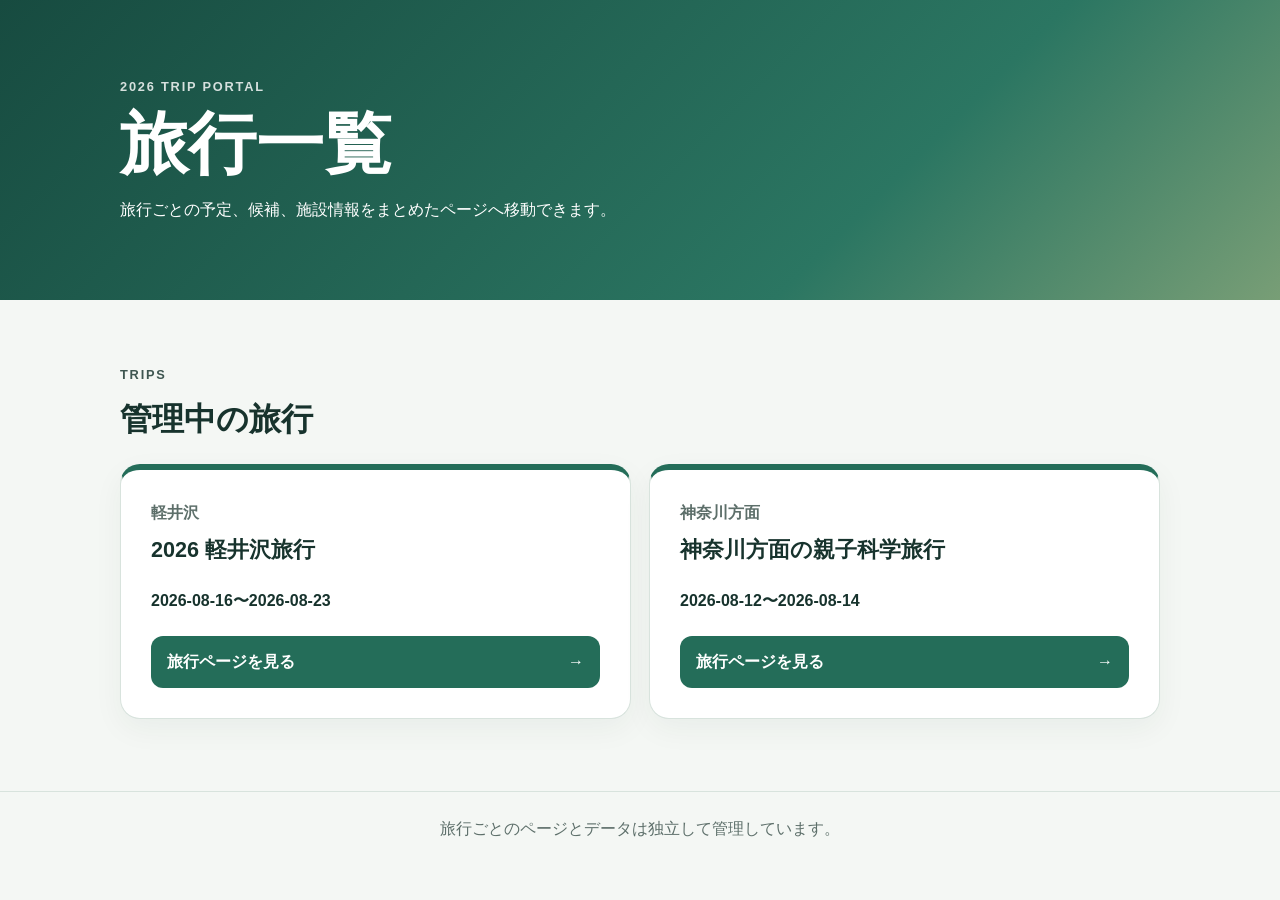
<file: docs/index.html>
<!doctype html>
<html lang="ja">
<head>
  <meta charset="utf-8">
  <meta name="viewport" content="width=device-width, initial-scale=1">
  <meta name="description" content="2026年に管理している旅行ページの一覧">
  <title>2026 旅行一覧</title>
  <style>
    :root { color-scheme:light; --ink:#17332d; --muted:#5d6f6a; --paper:#f4f7f4; --card:#fff; --green:#246d59; --line:#d8e3dd; }
    * { box-sizing:border-box; }
    body { margin:0; color:var(--ink); background:var(--paper); font-family:-apple-system,BlinkMacSystemFont,"Segoe UI","Noto Sans JP",sans-serif; line-height:1.65; }
    header { padding:clamp(42px,8vw,76px) 20px; color:#fff; background:linear-gradient(135deg,#174b40,#2b7662 68%,#789e76); }
    .wrap { width:min(100% - 32px,1040px); margin:auto; }
    .eyebrow { margin:0 0 8px; font-size:.8rem; font-weight:800; letter-spacing:.14em; text-transform:uppercase; opacity:.82; }
    h1 { margin:0; font-size:clamp(2.2rem,7vw,4.25rem); line-height:1.12; }
    header p:last-child { max-width:660px; margin:16px 0 0; }
    main { padding:clamp(32px,6vw,64px) 0 72px; }
    h2 { margin:0 0 18px; font-size:clamp(1.5rem,4vw,2rem); }
    .trip-grid { display:grid; grid-template-columns:repeat(auto-fit,minmax(min(100%,280px),1fr)); gap:18px; }
    .trip-card { display:flex; flex-direction:column; min-width:0; padding:clamp(22px,5vw,30px); border:1px solid var(--line); border-top:6px solid var(--green); border-radius:20px; background:var(--card); box-shadow:0 10px 30px #17332d0d; }
    .trip-card h3 { margin:6px 0 4px; font-size:1.35rem; }
    .place { margin:0; color:var(--muted); font-weight:700; }
    time { display:block; margin:16px 0 22px; font-weight:800; font-variant-numeric:tabular-nums; }
    .trip-link { display:flex; align-items:center; justify-content:space-between; min-height:52px; margin-top:auto; padding:12px 16px; border-radius:12px; color:#fff; background:var(--green); font-weight:800; text-decoration:none; }
    .trip-link:hover,.trip-link:focus-visible { background:#174f41; }
    footer { padding:24px 16px; border-top:1px solid var(--line); color:var(--muted); text-align:center; }
    @media (max-width:420px) { .wrap { width:min(100% - 24px,1040px); } }
  </style>
</head>
<body>
  <header>
    <div class="wrap">
      <p class="eyebrow">2026 Trip Portal</p>
      <h1>旅行一覧</h1>
      <p>旅行ごとの予定、候補、施設情報をまとめたページへ移動できます。</p>
    </div>
  </header>
  <main class="wrap">
    <section aria-labelledby="trips-title">
      <p class="eyebrow">Trips</p>
      <h2 id="trips-title">管理中の旅行</h2>
      <div class="trip-grid">
        <article class="trip-card">
          <p class="place">軽井沢</p>
          <h3>2026 軽井沢旅行</h3>
          <time datetime="2026-08-16/2026-08-23">2026-08-16〜2026-08-23</time>
          <a class="trip-link" href="trips/karuizawa/">旅行ページを見る <span aria-hidden="true">→</span></a>
        </article>
        <article class="trip-card">
          <p class="place">神奈川方面</p>
          <h3>神奈川方面の親子科学旅行</h3>
          <time datetime="2026-08-12/2026-08-14">2026-08-12〜2026-08-14</time>
          <a class="trip-link" href="trips/kanagawa/">旅行ページを見る <span aria-hidden="true">→</span></a>
        </article>
      </div>
    </section>
  </main>
  <footer>旅行ごとのページとデータは独立して管理しています。</footer>
</body>
</html>
</file>
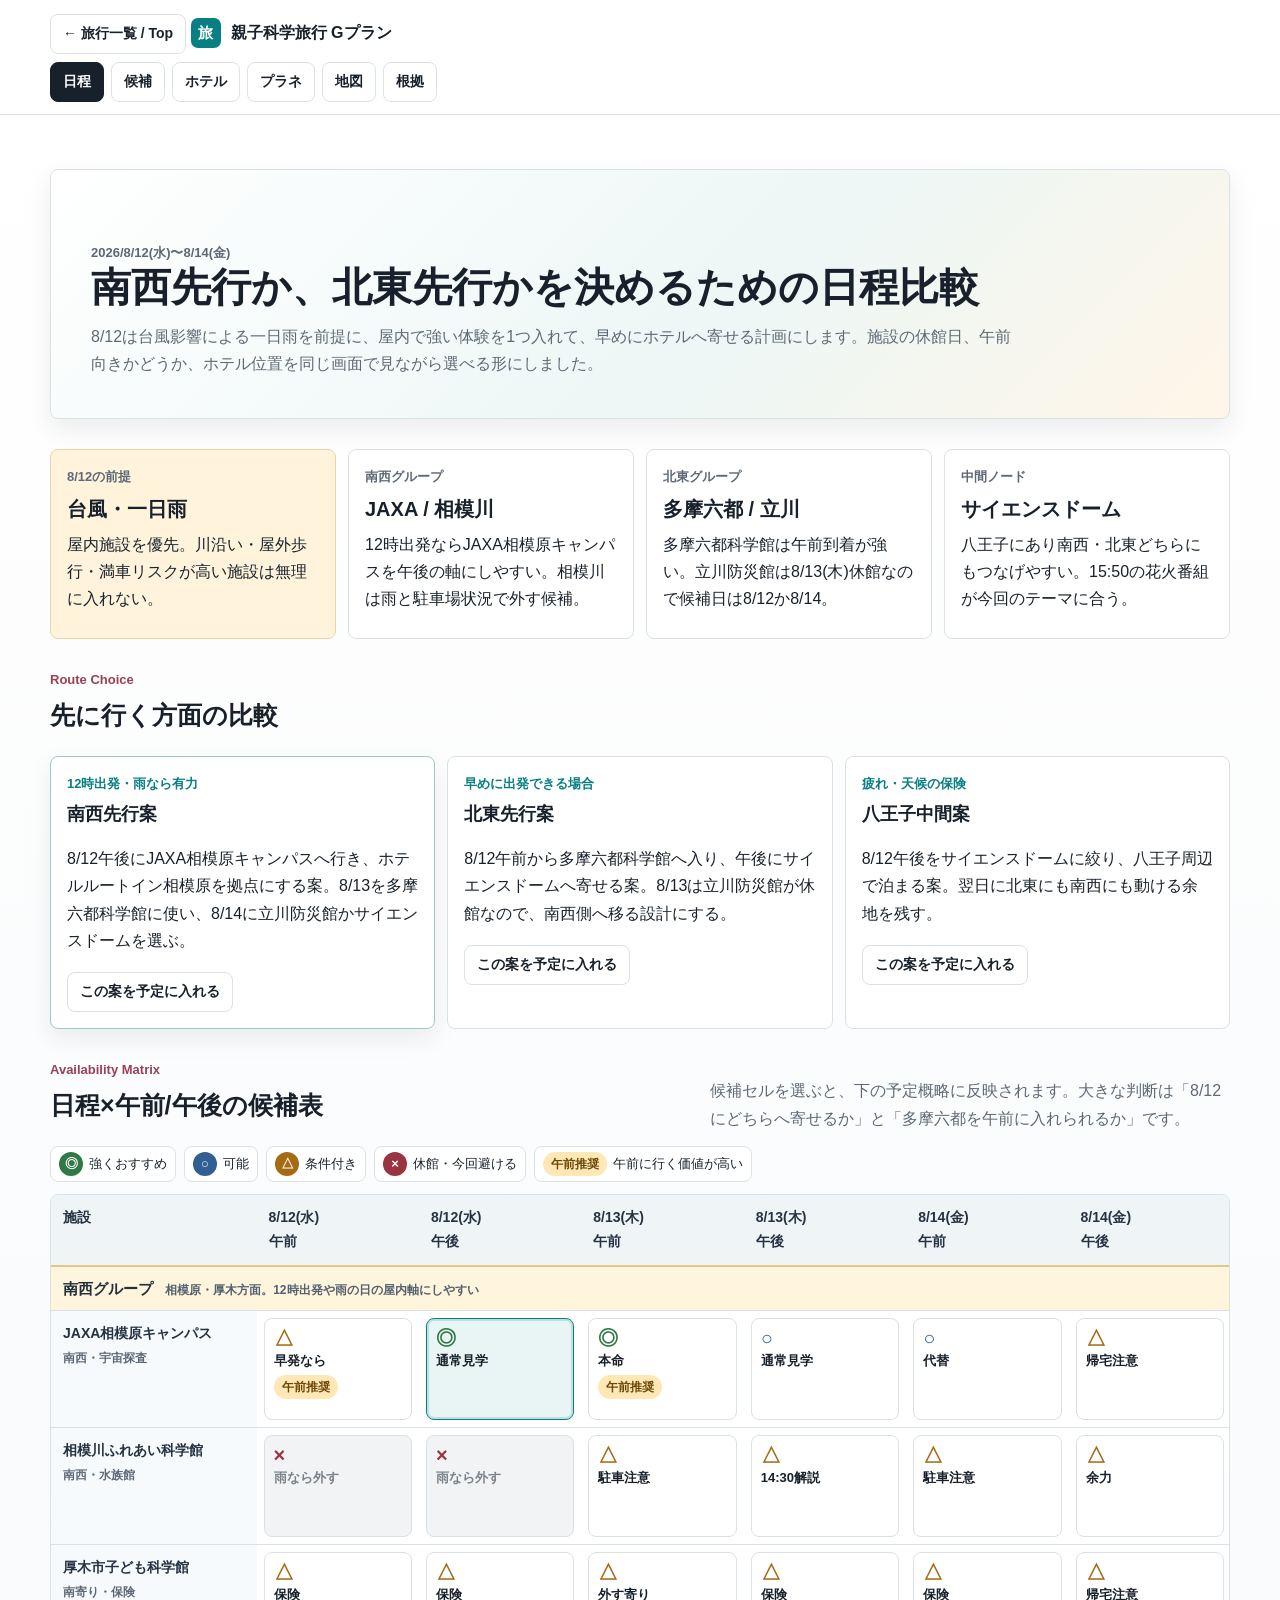
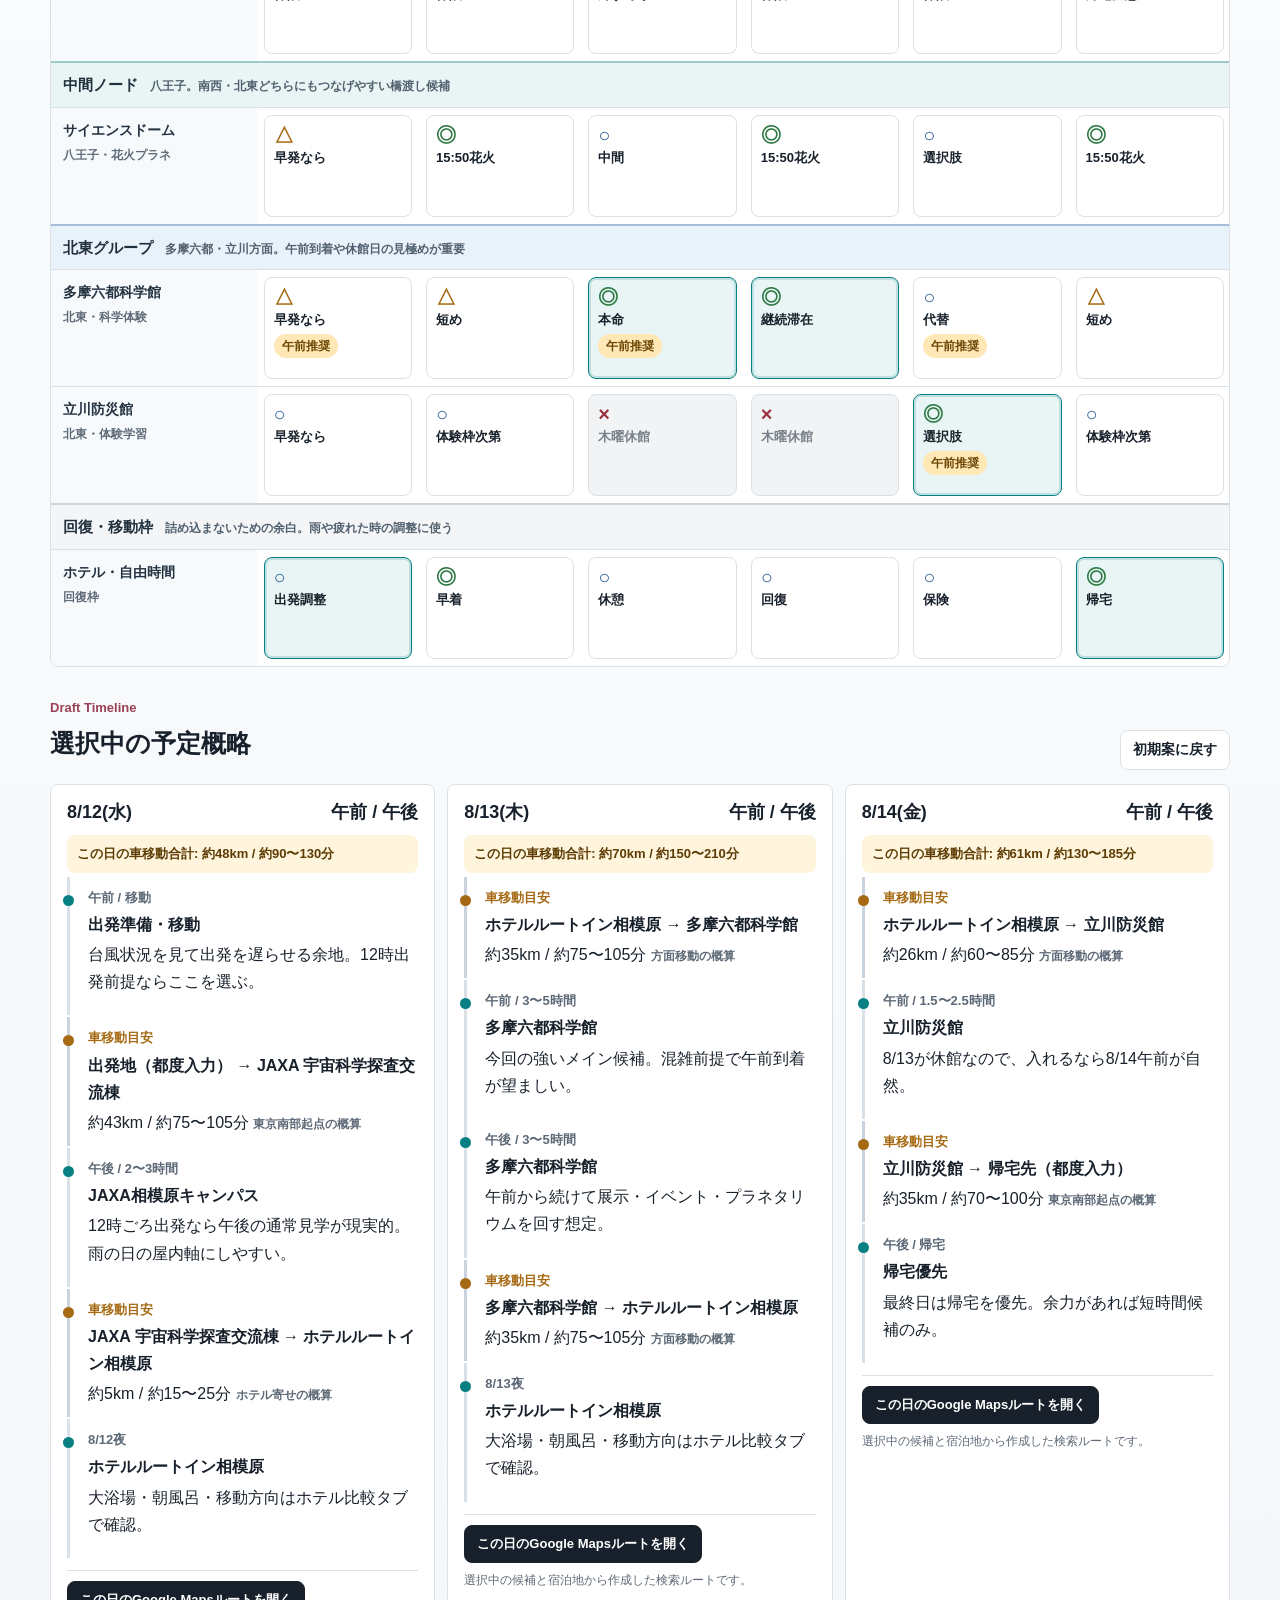
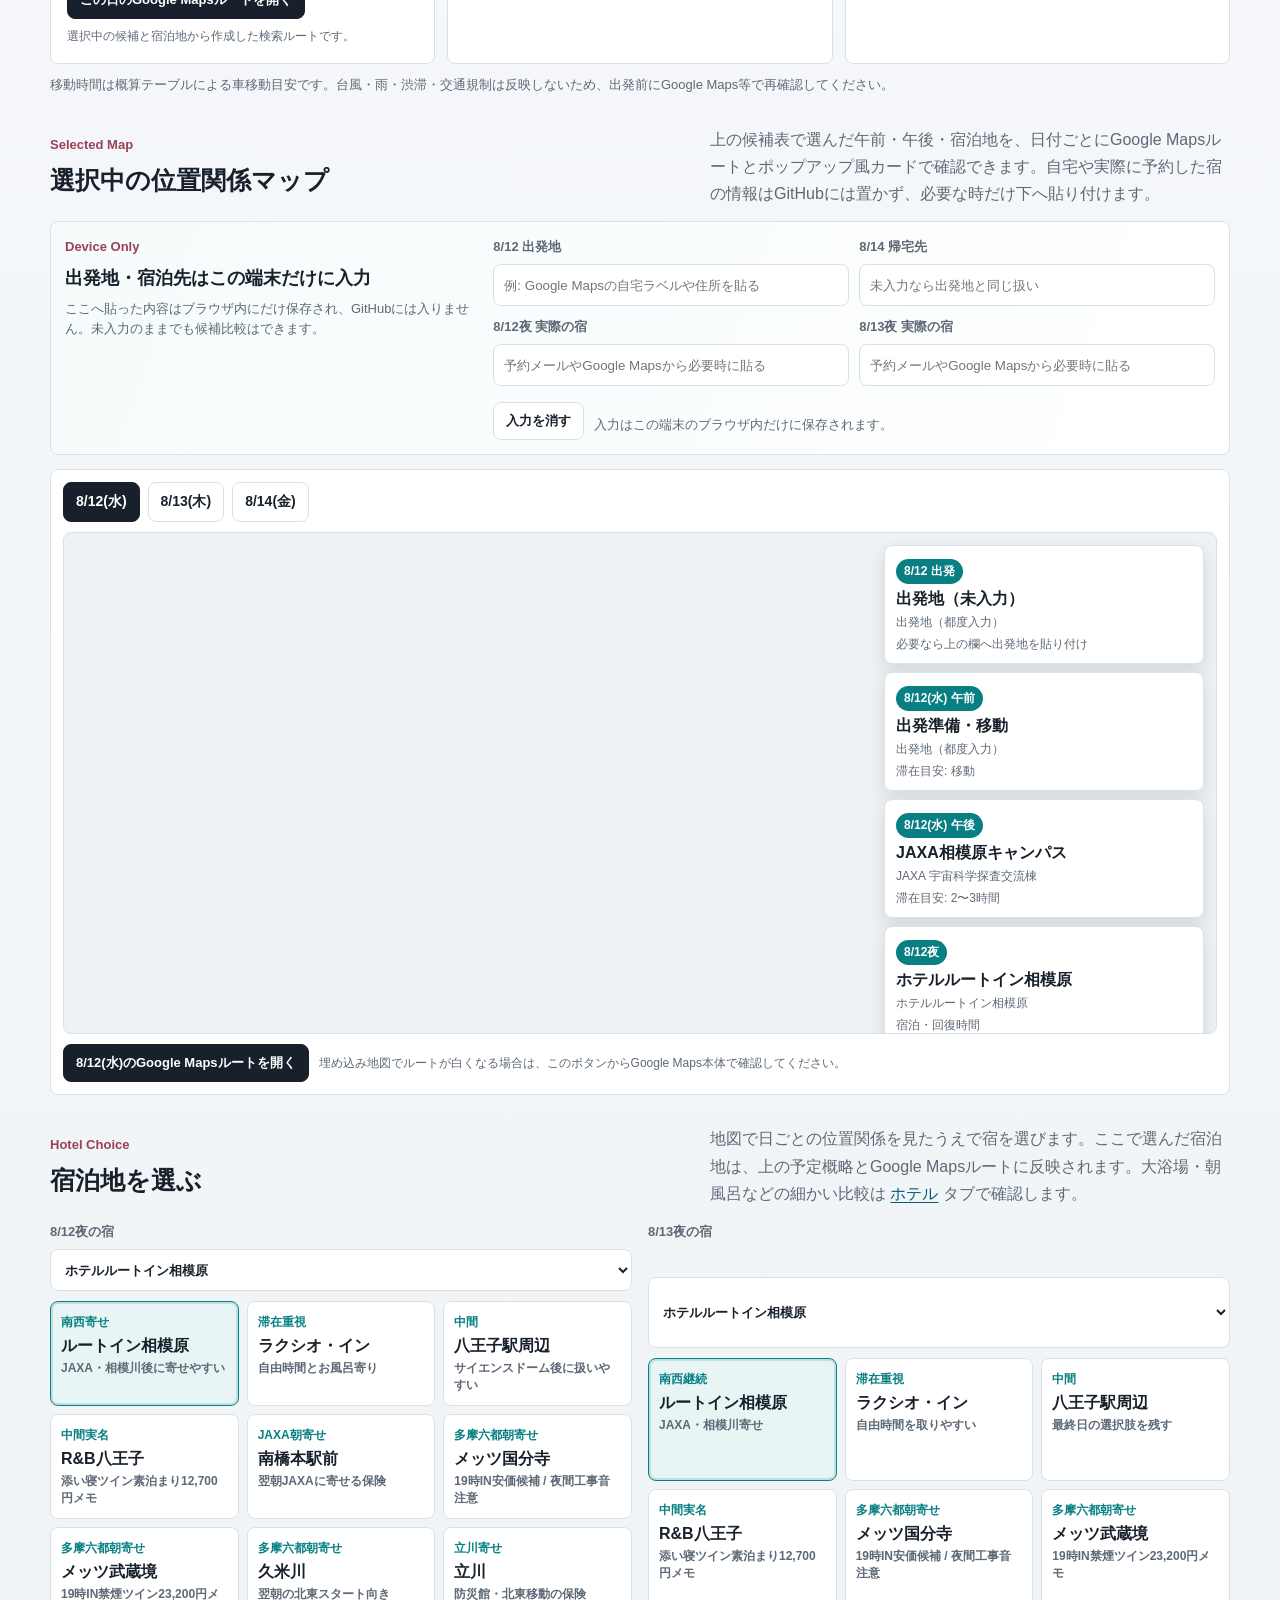
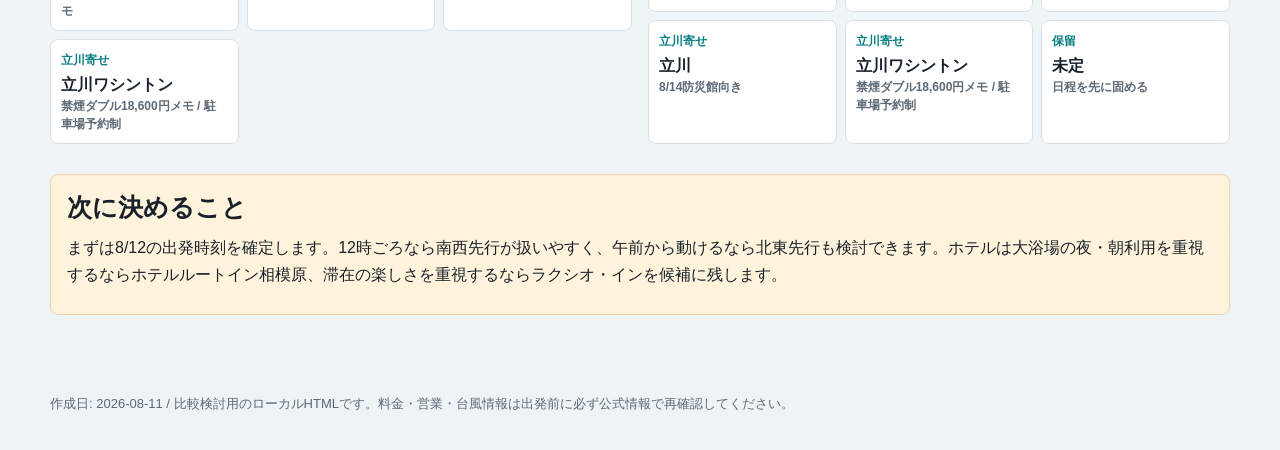
<file: docs/trips/kanagawa/index.html>
<!doctype html>
<html lang="ja">
<head>
  <meta charset="utf-8">
  <meta name="viewport" content="width=device-width, initial-scale=1">
  <title>親子科学旅行 Gプラン 日程比較</title>
  <link rel="stylesheet" href="../../assets/site.css">
</head>
<body>
  <header class="topbar">
    <div class="brand-row">
      <a class="button-link" href="../../index.html">← 旅行一覧 / Top</a>
      <a class="brand" href="index.html"><span class="brand-mark">旅</span><span>親子科学旅行 Gプラン</span></a>
    </div>
    <nav class="site-nav" aria-label="ページ移動">
      <a class="active" href="index.html">日程</a>
      <a href="../../facilities.html">候補</a>
      <a href="../../hotels.html">ホテル</a>
      <a href="../../planetarium.html">プラネ</a>
      <a href="../../map.html">地図</a>
      <a href="../../sources.html">根拠</a>
    </nav>
  </header>

  <main class="page">
    <section class="hero compact-hero">
      <div>
        <p class="eyebrow">2026/8/12(水)〜8/14(金)</p>
        <h1>南西先行か、北東先行かを決めるための日程比較</h1>
        <p>8/12は台風影響による一日雨を前提に、屋内で強い体験を1つ入れて、早めにホテルへ寄せる計画にします。施設の休館日、午前向きかどうか、ホテル位置を同じ画面で見ながら選べる形にしました。</p>
      </div>
    </section>

    <section class="summary-grid" aria-label="重要な前提">
      <article class="summary-card emphasis">
        <span>8/12の前提</span>
        <strong>台風・一日雨</strong>
        <p>屋内施設を優先。川沿い・屋外歩行・満車リスクが高い施設は無理に入れない。</p>
      </article>
      <article class="summary-card">
        <span>南西グループ</span>
        <strong>JAXA / 相模川</strong>
        <p>12時出発ならJAXA相模原キャンパスを午後の軸にしやすい。相模川は雨と駐車場状況で外す候補。</p>
      </article>
      <article class="summary-card">
        <span>北東グループ</span>
        <strong>多摩六都 / 立川</strong>
        <p>多摩六都科学館は午前到着が強い。立川防災館は8/13(木)休館なので候補日は8/12か8/14。</p>
      </article>
      <article class="summary-card">
        <span>中間ノード</span>
        <strong>サイエンスドーム</strong>
        <p>八王子にあり南西・北東どちらにもつなげやすい。15:50の花火番組が今回のテーマに合う。</p>
      </article>
    </section>

    <section>
      <div class="section-heading">
        <div>
          <p class="eyebrow">Route Choice</p>
          <h2>先に行く方面の比較</h2>
        </div>
      </div>
      <div class="route-grid">
        <article class="route-card recommended">
          <span class="route-label">12時出発・雨なら有力</span>
          <h3>南西先行案</h3>
          <p>8/12午後にJAXA相模原キャンパスへ行き、ホテルルートイン相模原を拠点にする案。8/13を多摩六都科学館に使い、8/14に立川防災館かサイエンスドームを選ぶ。</p>
          <button type="button" class="button-link" data-preset="southwest">この案を予定に入れる</button>
        </article>
        <article class="route-card">
          <span class="route-label">早めに出発できる場合</span>
          <h3>北東先行案</h3>
          <p>8/12午前から多摩六都科学館へ入り、午後にサイエンスドームへ寄せる案。8/13は立川防災館が休館なので、南西側へ移る設計にする。</p>
          <button type="button" class="button-link" data-preset="northeast">この案を予定に入れる</button>
        </article>
        <article class="route-card">
          <span class="route-label">疲れ・天候の保険</span>
          <h3>八王子中間案</h3>
          <p>8/12午後をサイエンスドームに絞り、八王子周辺で泊まる案。翌日に北東にも南西にも動ける余地を残す。</p>
          <button type="button" class="button-link" data-preset="hachioji">この案を予定に入れる</button>
        </article>
      </div>
    </section>

    <section>
      <div class="section-heading">
        <div>
          <p class="eyebrow">Availability Matrix</p>
          <h2>日程×午前/午後の候補表</h2>
        </div>
        <p class="muted">候補セルを選ぶと、下の予定概略に反映されます。大きな判断は「8/12にどちらへ寄せるか」と「多摩六都を午前に入れられるか」です。</p>
      </div>

      <div class="legend-row" aria-label="記号の説明">
        <span><strong class="mark good">◎</strong> 強くおすすめ</span>
        <span><strong class="mark ok">○</strong> 可能</span>
        <span><strong class="mark maybe">△</strong> 条件付き</span>
        <span><strong class="mark no">×</strong> 休館・今回避ける</span>
        <span><strong class="morning-tag">午前推奨</strong> 午前に行く価値が高い</span>
      </div>

      <div class="schedule-wrap">
        <table class="schedule-matrix">
          <thead>
            <tr>
              <th>施設</th>
              <th>8/12(水)<br>午前</th>
              <th>8/12(水)<br>午後</th>
              <th>8/13(木)<br>午前</th>
              <th>8/13(木)<br>午後</th>
              <th>8/14(金)<br>午前</th>
              <th>8/14(金)<br>午後</th>
            </tr>
          </thead>
          <tbody>
            <tr class="matrix-group-row matrix-group-southwest">
              <th colspan="7">南西グループ <small>相模原・厚木方面。12時出発や雨の日の屋内軸にしやすい</small></th>
            </tr>
            <tr>
              <th scope="row">JAXA相模原キャンパス<br><small>南西・宇宙探査</small></th>
              <td><button type="button" class="slot-option status-maybe" data-slot="d12-am" data-item="JAXA相模原キャンパス" data-title="JAXA相模原キャンパス" data-detail="早めに出発できれば午前見学も可能。台風状況と到着時刻次第。" data-duration="2〜3時間"><b>△</b><span>早発なら</span><em>午前推奨</em></button></td>
              <td><button type="button" class="slot-option status-good" data-slot="d12-pm" data-item="JAXA相模原キャンパス" data-title="JAXA相模原キャンパス" data-detail="12時ごろ出発なら午後の通常見学が現実的。雨の日の屋内軸にしやすい。" data-duration="2〜3時間"><b>◎</b><span>通常見学</span></button></td>
              <td><button type="button" class="slot-option status-good" data-slot="d13-am" data-item="JAXA相模原キャンパス" data-title="JAXA相模原キャンパス" data-detail="朝から南西側を回すなら安定。宇宙探査テーマの主役にできる。" data-duration="2〜3時間"><b>◎</b><span>本命</span><em>午前推奨</em></button></td>
              <td><button type="button" class="slot-option status-ok" data-slot="d13-pm" data-item="JAXA相模原キャンパス" data-title="JAXA相模原キャンパス" data-detail="午後でも可能。多摩六都やサイエンスドームとの移動順に注意。" data-duration="2〜3時間"><b>○</b><span>通常見学</span></button></td>
              <td><button type="button" class="slot-option status-ok" data-slot="d14-am" data-item="JAXA相模原キャンパス" data-title="JAXA相模原キャンパス" data-detail="最終日の午前候補。帰宅方向との相性を見て判断。" data-duration="2〜3時間"><b>○</b><span>代替</span></button></td>
              <td><button type="button" class="slot-option status-maybe" data-slot="d14-pm" data-item="JAXA相模原キャンパス" data-title="JAXA相模原キャンパス" data-detail="午後でも可能だが、帰宅時間が遅くなる可能性がある。" data-duration="2〜3時間"><b>△</b><span>帰宅注意</span></button></td>
            </tr>
            <tr>
              <th scope="row">相模川ふれあい科学館<br><small>南西・水族館</small></th>
              <td><button type="button" class="slot-option status-no" data-disabled="true" disabled><b>×</b><span>雨なら外す</span></button></td>
              <td><button type="button" class="slot-option status-no" data-disabled="true" disabled><b>×</b><span>雨なら外す</span></button></td>
              <td><button type="button" class="slot-option status-maybe" data-slot="d13-am" data-item="相模川ふれあい科学館" data-title="相模川ふれあい科学館" data-detail="駐車場満車リスクが高い。高田橋下河川敷案内の場合は徒歩約13分。" data-duration="2時間"><b>△</b><span>駐車注意</span></button></td>
              <td><button type="button" class="slot-option status-maybe" data-slot="d13-pm" data-item="相模川ふれあい科学館" data-title="相模川ふれあい科学館" data-detail="14:30の解説イベント候補。満車時は徒歩移動が増える。" data-duration="2時間"><b>△</b><span>14:30解説</span></button></td>
              <td><button type="button" class="slot-option status-maybe" data-slot="d14-am" data-item="相模川ふれあい科学館" data-title="相模川ふれあい科学館" data-detail="連休中は駐車場満車を前提に判断。" data-duration="2時間"><b>△</b><span>駐車注意</span></button></td>
              <td><button type="button" class="slot-option status-maybe" data-slot="d14-pm" data-item="相模川ふれあい科学館" data-title="相模川ふれあい科学館" data-detail="余力候補。帰宅方向と駐車場を見て当日判断。" data-duration="2時間"><b>△</b><span>余力</span></button></td>
            </tr>
            <tr>
              <th scope="row">厚木市子ども科学館<br><small>南寄り・保険</small></th>
              <td><button type="button" class="slot-option status-maybe" data-slot="d12-am" data-item="厚木市子ども科学館" data-title="厚木市子ども科学館" data-detail="プラネタリウムはあるが、今回は特別に行く理由が弱め。" data-duration="1.5〜2.5時間"><b>△</b><span>保険</span></button></td>
              <td><button type="button" class="slot-option status-maybe" data-slot="d12-pm" data-item="厚木市子ども科学館" data-title="厚木市子ども科学館" data-detail="ホテルや進行方向が厚木寄りなら保険。" data-duration="1.5〜2.5時間"><b>△</b><span>保険</span></button></td>
              <td><button type="button" class="slot-option status-maybe" data-slot="d13-am" data-item="厚木市子ども科学館" data-title="厚木市子ども科学館" data-detail="多摩六都やJAXAと比べると優先度は低い。" data-duration="1.5〜2.5時間"><b>△</b><span>外す寄り</span></button></td>
              <td><button type="button" class="slot-option status-maybe" data-slot="d13-pm" data-item="厚木市子ども科学館" data-title="厚木市子ども科学館" data-detail="特別イベントがない限り、無理には入れない。" data-duration="1.5〜2.5時間"><b>△</b><span>保険</span></button></td>
              <td><button type="button" class="slot-option status-maybe" data-slot="d14-am" data-item="厚木市子ども科学館" data-title="厚木市子ども科学館" data-detail="帰宅方向や宿泊地次第の保険。" data-duration="1.5〜2.5時間"><b>△</b><span>保険</span></button></td>
              <td><button type="button" class="slot-option status-maybe" data-slot="d14-pm" data-item="厚木市子ども科学館" data-title="厚木市子ども科学館" data-detail="最終日午後は帰宅負担が大きい。" data-duration="1.5〜2.5時間"><b>△</b><span>帰宅注意</span></button></td>
            </tr>
            <tr class="matrix-group-row matrix-group-center">
              <th colspan="7">中間ノード <small>八王子。南西・北東どちらにもつなげやすい橋渡し候補</small></th>
            </tr>
            <tr>
              <th scope="row">サイエンスドーム<br><small>八王子・花火プラネ</small></th>
              <td><button type="button" class="slot-option status-maybe" data-slot="d12-am" data-item="サイエンスドーム" data-title="サイエンスドーム" data-detail="早発なら午前回も候補。12時出発なら厳しい。" data-duration="2〜3時間"><b>△</b><span>早発なら</span></button></td>
              <td><button type="button" class="slot-option status-good" data-slot="d12-pm" data-item="サイエンスドーム" data-title="サイエンスドーム" data-detail="15:50の花火番組がテーマに合う。雨の日の中間地点として使いやすい。" data-duration="2〜3時間"><b>◎</b><span>15:50花火</span></button></td>
              <td><button type="button" class="slot-option status-ok" data-slot="d13-am" data-item="サイエンスドーム" data-title="サイエンスドーム" data-detail="多摩六都科学館へ向かう前後の中間候補。" data-duration="2〜3時間"><b>○</b><span>中間</span></button></td>
              <td><button type="button" class="slot-option status-good" data-slot="d13-pm" data-item="サイエンスドーム" data-title="サイエンスドーム" data-detail="15:50花火番組を狙える。多摩六都科学館本命日との競合に注意。" data-duration="2〜3時間"><b>◎</b><span>15:50花火</span></button></td>
              <td><button type="button" class="slot-option status-ok" data-slot="d14-am" data-item="サイエンスドーム" data-title="サイエンスドーム" data-detail="最終日の午前候補。立川防災館と選択。" data-duration="2〜3時間"><b>○</b><span>選択肢</span></button></td>
              <td><button type="button" class="slot-option status-good" data-slot="d14-pm" data-item="サイエンスドーム" data-title="サイエンスドーム" data-detail="15:50花火番組を狙える。帰宅時間との相談。" data-duration="2〜3時間"><b>◎</b><span>15:50花火</span></button></td>
            </tr>
            <tr class="matrix-group-row matrix-group-northeast">
              <th colspan="7">北東グループ <small>多摩六都・立川方面。午前到着や休館日の見極めが重要</small></th>
            </tr>
            <tr>
              <th scope="row">多摩六都科学館<br><small>北東・科学体験</small></th>
              <td><button type="button" class="slot-option status-maybe" data-slot="d12-am" data-item="多摩六都科学館" data-title="多摩六都科学館" data-detail="早発なら候補。ただし雨・夏休み混雑で当日券と入館待ちを要確認。" data-duration="3〜5時間"><b>△</b><span>早発なら</span><em>午前推奨</em></button></td>
              <td><button type="button" class="slot-option status-maybe" data-slot="d12-pm" data-item="多摩六都科学館" data-title="多摩六都科学館" data-detail="午後入りは滞在時間が短く、人気回が完売しやすい。保険扱い。" data-duration="2〜3時間"><b>△</b><span>短め</span></button></td>
              <td><button type="button" class="slot-option status-good" data-slot="d13-am" data-item="多摩六都科学館" data-title="多摩六都科学館" data-detail="今回の強いメイン候補。混雑前提で午前到着が望ましい。" data-duration="3〜5時間"><b>◎</b><span>本命</span><em>午前推奨</em></button></td>
              <td><button type="button" class="slot-option status-good" data-slot="d13-pm" data-item="多摩六都科学館" data-title="多摩六都科学館" data-detail="午前から続けて展示・イベント・プラネタリウムを回す想定。" data-duration="3〜5時間"><b>◎</b><span>継続滞在</span></button></td>
              <td><button type="button" class="slot-option status-ok" data-slot="d14-am" data-item="多摩六都科学館" data-title="多摩六都科学館" data-detail="8/13に行けなかった場合の代替。午前到着がよい。" data-duration="3〜5時間"><b>○</b><span>代替</span><em>午前推奨</em></button></td>
              <td><button type="button" class="slot-option status-maybe" data-slot="d14-pm" data-item="多摩六都科学館" data-title="多摩六都科学館" data-detail="午後だけだと少しもったいない。帰宅時間にも注意。" data-duration="2〜3時間"><b>△</b><span>短め</span></button></td>
            </tr>
            <tr>
              <th scope="row">立川防災館<br><small>北東・体験学習</small></th>
              <td><button type="button" class="slot-option status-ok" data-slot="d12-am" data-item="立川防災館" data-title="立川防災館" data-detail="雨でも屋内体験として候補。ただし12時出発なら不可。" data-duration="1.5〜2.5時間"><b>○</b><span>早発なら</span></button></td>
              <td><button type="button" class="slot-option status-ok" data-slot="d12-pm" data-item="立川防災館" data-title="立川防災館" data-detail="午後の体験枠が取れれば候補。予約・受付状況を要確認。" data-duration="1.5〜2.5時間"><b>○</b><span>体験枠次第</span></button></td>
              <td><button type="button" class="slot-option status-no" data-disabled="true" disabled><b>×</b><span>木曜休館</span></button></td>
              <td><button type="button" class="slot-option status-no" data-disabled="true" disabled><b>×</b><span>木曜休館</span></button></td>
              <td><button type="button" class="slot-option status-good" data-slot="d14-am" data-item="立川防災館" data-title="立川防災館" data-detail="8/13が休館なので、入れるなら8/14午前が自然。" data-duration="1.5〜2.5時間"><b>◎</b><span>選択肢</span><em>午前推奨</em></button></td>
              <td><button type="button" class="slot-option status-ok" data-slot="d14-pm" data-item="立川防災館" data-title="立川防災館" data-detail="午後枠も候補。帰宅方向と体験受付を確認。" data-duration="1.5〜2.5時間"><b>○</b><span>体験枠次第</span></button></td>
            </tr>
            <tr class="matrix-group-row matrix-group-rest">
              <th colspan="7">回復・移動枠 <small>詰め込まないための余白。雨や疲れた時の調整に使う</small></th>
            </tr>
            <tr>
              <th scope="row">ホテル・自由時間<br><small>回復枠</small></th>
              <td><button type="button" class="slot-option status-ok" data-slot="d12-am" data-item="出発準備・移動" data-title="出発準備・移動" data-detail="台風状況を見て出発を遅らせる余地。12時出発前提ならここを選ぶ。" data-duration="移動"><b>○</b><span>出発調整</span></button></td>
              <td><button type="button" class="slot-option status-good" data-slot="d12-pm" data-item="ホテル・自由時間" data-title="ホテル早着・大浴場" data-detail="雨の日は詰め込まず、17〜18時台にホテルへ入るのも有力。" data-duration="2〜3時間"><b>◎</b><span>早着</span></button></td>
              <td><button type="button" class="slot-option status-ok" data-slot="d13-am" data-item="ホテル・自由時間" data-title="ホテル・自由時間" data-detail="朝風呂や出発調整。詰め込みすぎを避ける保険。" data-duration="1〜2時間"><b>○</b><span>休憩</span></button></td>
              <td><button type="button" class="slot-option status-ok" data-slot="d13-pm" data-item="ホテル・自由時間" data-title="ホテル・自由時間" data-detail="多摩六都科学館後の回復時間。PC/タブレット時間を確保。" data-duration="2〜3時間"><b>○</b><span>回復</span></button></td>
              <td><button type="button" class="slot-option status-ok" data-slot="d14-am" data-item="ホテル・自由時間" data-title="ホテル・自由時間" data-detail="疲れていれば午前は休む。最終日に余白を残す。" data-duration="1〜2時間"><b>○</b><span>保険</span></button></td>
              <td><button type="button" class="slot-option status-good" data-slot="d14-pm" data-item="帰宅優先" data-title="帰宅優先" data-detail="最終日は帰宅を優先。余力があれば短時間候補のみ。" data-duration="帰宅"><b>◎</b><span>帰宅</span></button></td>
            </tr>
          </tbody>
        </table>
      </div>
    </section>

    <section>
      <div class="section-heading">
        <div>
          <p class="eyebrow">Draft Timeline</p>
          <h2>選択中の予定概略</h2>
        </div>
        <button type="button" class="button-link" data-clear-plan>初期案に戻す</button>
      </div>

      <div class="timeline" data-itinerary></div>
      <p class="source-note">移動時間は概算テーブルによる車移動目安です。台風・雨・渋滞・交通規制は反映しないため、出発前にGoogle Maps等で再確認してください。</p>
    </section>

    <section>
      <div class="section-heading">
        <div>
          <p class="eyebrow">Selected Map</p>
          <h2>選択中の位置関係マップ</h2>
        </div>
        <p class="muted">上の候補表で選んだ午前・午後・宿泊地を、日付ごとにGoogle Mapsルートとポップアップ風カードで確認できます。自宅や実際に予約した宿の情報はGitHubには置かず、必要な時だけ下へ貼り付けます。</p>
      </div>

      <div class="private-route-panel" data-private-panel>
        <div class="private-route-copy">
          <p class="eyebrow">Device Only</p>
          <h3>出発地・宿泊先はこの端末だけに入力</h3>
          <p>ここへ貼った内容はブラウザ内にだけ保存され、GitHubには入りません。未入力のままでも候補比較はできます。</p>
        </div>
        <div class="private-route-grid">
          <label>8/12 出発地
            <input type="text" data-private-field="start" placeholder="例: Google Mapsの自宅ラベルや住所を貼る">
          </label>
          <label>8/14 帰宅先
            <input type="text" data-private-field="return" placeholder="未入力なら出発地と同じ扱い">
          </label>
          <label>8/12夜 実際の宿
            <input type="text" data-private-field="hotel12" placeholder="予約メールやGoogle Mapsから必要時に貼る">
          </label>
          <label>8/13夜 実際の宿
            <input type="text" data-private-field="hotel13" placeholder="予約メールやGoogle Mapsから必要時に貼る">
          </label>
        </div>
        <div class="private-route-actions">
          <button type="button" data-clear-private-route>入力を消す</button>
          <p data-private-status>入力はこの端末のブラウザ内だけに保存されます。</p>
        </div>
      </div>

      <div class="selected-map-shell">
        <div class="selected-map-tabs" aria-label="表示する日">
          <button type="button" class="active" data-selected-map-day="0">8/12(水)</button>
          <button type="button" data-selected-map-day="1">8/13(木)</button>
          <button type="button" data-selected-map-day="2">8/14(金)</button>
        </div>
        <div class="selected-map-display">
          <iframe
            data-selected-map-frame
            title="選択中の日程ルート"
            loading="lazy"
            src="https://maps.google.com/maps?q=%E6%9D%B1%E4%BA%AC%E5%8D%97%E9%83%A8&z=10&output=embed"></iframe>
          <div class="selected-map-popups" data-selected-map-popups></div>
        </div>
        <div class="selected-map-actions">
          <a data-selected-map-open href="https://www.google.com/maps" target="_blank" rel="noopener">この日のGoogle Mapsルートを開く</a>
          <p>埋め込み地図でルートが白くなる場合は、このボタンからGoogle Maps本体で確認してください。</p>
        </div>
      </div>
    </section>

    <section>
      <div class="section-heading">
        <div>
          <p class="eyebrow">Hotel Choice</p>
          <h2>宿泊地を選ぶ</h2>
        </div>
        <p class="muted">地図で日ごとの位置関係を見たうえで宿を選びます。ここで選んだ宿泊地は、上の予定概略とGoogle Mapsルートに反映されます。大浴場・朝風呂などの細かい比較は <a href="../../hotels.html">ホテル</a> タブで確認します。</p>
      </div>

      <div class="hotel-choice-grid">
        <div class="hotel-night-picker">
          <label>8/12夜の宿
            <select data-hotel-night="8/12夜">
              <option value="ホテルルートイン相模原">ホテルルートイン相模原</option>
              <option value="ラクシオ・イン">ラクシオ・イン</option>
              <option value="八王子駅周辺ホテル">八王子駅周辺ホテル</option>
              <option value="R&amp;Bホテル八王子ワシントン">R&amp;Bホテル八王子ワシントン（京王八王子駅前）</option>
              <option value="スーパーホテル東京・JR立川北口">スーパーホテル東京・JR立川北口</option>
              <option value="立川アーバンホテル">立川アーバンホテル</option>
              <option value="立川ワシントンホテル">立川ワシントンホテル（立川駅南口・禁煙ダブル18,600円メモ）</option>
              <option value="ホテルルートイン海老名駅前">ホテルルートイン海老名駅前</option>
              <option value="東横INN横浜線淵野辺駅南口">東横INN横浜線淵野辺駅南口（JAXA朝寄せ）</option>
              <option value="ホテルリブマックス南橋本駅前">ホテルリブマックス南橋本駅前（JAXA朝寄せ）</option>
              <option value="JR東日本ホテルメッツ国分寺">JR東日本ホテルメッツ国分寺（多摩六都朝寄せ・夜間工事音注意）</option>
              <option value="JR東日本ホテルメッツ武蔵境">JR東日本ホテルメッツ武蔵境（多摩六都朝寄せ・禁煙ツイン23,200円メモ）</option>
              <option value="久米川ウイングホテル">久米川ウイングホテル（多摩六都朝寄せ）</option>
              <option value="ホテルエミシア東京立川">ホテルエミシア東京立川（立川朝寄せ）</option>
              <option value="未定">未定</option>
            </select>
          </label>
          <div class="hotel-option-grid" aria-label="8/12夜の宿をクイック選択">
            <button type="button" class="hotel-option" data-hotel-option-night="8/12夜" data-hotel-option-value="ホテルルートイン相模原"><span>南西寄せ</span><strong>ルートイン相模原</strong><small>JAXA・相模川後に寄せやすい</small></button>
            <button type="button" class="hotel-option" data-hotel-option-night="8/12夜" data-hotel-option-value="ラクシオ・イン"><span>滞在重視</span><strong>ラクシオ・イン</strong><small>自由時間とお風呂寄り</small></button>
            <button type="button" class="hotel-option" data-hotel-option-night="8/12夜" data-hotel-option-value="八王子駅周辺ホテル"><span>中間</span><strong>八王子駅周辺</strong><small>サイエンスドーム後に扱いやすい</small></button>
            <button type="button" class="hotel-option" data-hotel-option-night="8/12夜" data-hotel-option-value="R&amp;Bホテル八王子ワシントン"><span>中間実名</span><strong>R&amp;B八王子</strong><small>添い寝ツイン素泊まり12,700円メモ</small></button>
            <button type="button" class="hotel-option" data-hotel-option-night="8/12夜" data-hotel-option-value="ホテルリブマックス南橋本駅前"><span>JAXA朝寄せ</span><strong>南橋本駅前</strong><small>翌朝JAXAに寄せる保険</small></button>
            <button type="button" class="hotel-option" data-hotel-option-night="8/12夜" data-hotel-option-value="JR東日本ホテルメッツ国分寺"><span>多摩六都朝寄せ</span><strong>メッツ国分寺</strong><small>19時IN安価候補 / 夜間工事音注意</small></button>
            <button type="button" class="hotel-option" data-hotel-option-night="8/12夜" data-hotel-option-value="JR東日本ホテルメッツ武蔵境"><span>多摩六都朝寄せ</span><strong>メッツ武蔵境</strong><small>19時IN禁煙ツイン23,200円メモ</small></button>
            <button type="button" class="hotel-option" data-hotel-option-night="8/12夜" data-hotel-option-value="久米川ウイングホテル"><span>多摩六都朝寄せ</span><strong>久米川</strong><small>翌朝の北東スタート向き</small></button>
            <button type="button" class="hotel-option" data-hotel-option-night="8/12夜" data-hotel-option-value="ホテルエミシア東京立川"><span>立川寄せ</span><strong>立川</strong><small>防災館・北東移動の保険</small></button>
            <button type="button" class="hotel-option" data-hotel-option-night="8/12夜" data-hotel-option-value="立川ワシントンホテル"><span>立川寄せ</span><strong>立川ワシントン</strong><small>禁煙ダブル18,600円メモ / 駐車場予約制</small></button>
          </div>
        </div>

        <div class="hotel-night-picker">
          <label>8/13夜の宿
            <select data-hotel-night="8/13夜">
              <option value="ホテルルートイン相模原">ホテルルートイン相模原</option>
              <option value="ラクシオ・イン">ラクシオ・イン</option>
              <option value="八王子駅周辺ホテル">八王子駅周辺ホテル</option>
              <option value="R&amp;Bホテル八王子ワシントン">R&amp;Bホテル八王子ワシントン（京王八王子駅前）</option>
              <option value="スーパーホテル東京・JR立川北口">スーパーホテル東京・JR立川北口</option>
              <option value="立川アーバンホテル">立川アーバンホテル</option>
              <option value="立川ワシントンホテル">立川ワシントンホテル（立川駅南口・禁煙ダブル18,600円メモ）</option>
              <option value="ホテルルートイン海老名駅前">ホテルルートイン海老名駅前</option>
              <option value="東横INN横浜線淵野辺駅南口">東横INN横浜線淵野辺駅南口（JAXA朝寄せ）</option>
              <option value="ホテルリブマックス南橋本駅前">ホテルリブマックス南橋本駅前（JAXA朝寄せ）</option>
              <option value="JR東日本ホテルメッツ国分寺">JR東日本ホテルメッツ国分寺（多摩六都朝寄せ・夜間工事音注意）</option>
              <option value="JR東日本ホテルメッツ武蔵境">JR東日本ホテルメッツ武蔵境（多摩六都朝寄せ・禁煙ツイン23,200円メモ）</option>
              <option value="久米川ウイングホテル">久米川ウイングホテル（多摩六都朝寄せ）</option>
              <option value="ホテルエミシア東京立川">ホテルエミシア東京立川（立川朝寄せ）</option>
              <option value="未定">未定</option>
            </select>
          </label>
          <div class="hotel-option-grid" aria-label="8/13夜の宿をクイック選択">
            <button type="button" class="hotel-option" data-hotel-option-night="8/13夜" data-hotel-option-value="ホテルルートイン相模原"><span>南西継続</span><strong>ルートイン相模原</strong><small>JAXA・相模川寄せ</small></button>
            <button type="button" class="hotel-option" data-hotel-option-night="8/13夜" data-hotel-option-value="ラクシオ・イン"><span>滞在重視</span><strong>ラクシオ・イン</strong><small>自由時間を取りやすい</small></button>
            <button type="button" class="hotel-option" data-hotel-option-night="8/13夜" data-hotel-option-value="八王子駅周辺ホテル"><span>中間</span><strong>八王子駅周辺</strong><small>最終日の選択肢を残す</small></button>
            <button type="button" class="hotel-option" data-hotel-option-night="8/13夜" data-hotel-option-value="R&amp;Bホテル八王子ワシントン"><span>中間実名</span><strong>R&amp;B八王子</strong><small>添い寝ツイン素泊まり12,700円メモ</small></button>
            <button type="button" class="hotel-option" data-hotel-option-night="8/13夜" data-hotel-option-value="JR東日本ホテルメッツ国分寺"><span>多摩六都朝寄せ</span><strong>メッツ国分寺</strong><small>19時IN安価候補 / 夜間工事音注意</small></button>
            <button type="button" class="hotel-option" data-hotel-option-night="8/13夜" data-hotel-option-value="JR東日本ホテルメッツ武蔵境"><span>多摩六都朝寄せ</span><strong>メッツ武蔵境</strong><small>19時IN禁煙ツイン23,200円メモ</small></button>
            <button type="button" class="hotel-option" data-hotel-option-night="8/13夜" data-hotel-option-value="ホテルエミシア東京立川"><span>立川寄せ</span><strong>立川</strong><small>8/14防災館向き</small></button>
            <button type="button" class="hotel-option" data-hotel-option-night="8/13夜" data-hotel-option-value="立川ワシントンホテル"><span>立川寄せ</span><strong>立川ワシントン</strong><small>禁煙ダブル18,600円メモ / 駐車場予約制</small></button>
            <button type="button" class="hotel-option" data-hotel-option-night="8/13夜" data-hotel-option-value="未定"><span>保留</span><strong>未定</strong><small>日程を先に固める</small></button>
          </div>
        </div>
      </div>
    </section>

    <section class="note-box warning">
      <h2>次に決めること</h2>
      <p>まずは8/12の出発時刻を確定します。12時ごろなら南西先行が扱いやすく、午前から動けるなら北東先行も検討できます。ホテルは大浴場の夜・朝利用を重視するならホテルルートイン相模原、滞在の楽しさを重視するならラクシオ・インを候補に残します。</p>
    </section>
  </main>

  <footer class="footer">
    <p>作成日: 2026-08-11 / 比較検討用のローカルHTMLです。料金・営業・台風情報は出発前に必ず公式情報で再確認してください。</p>
  </footer>
  <script src="../../assets/site.js"></script>
</body>
</html>
</file>
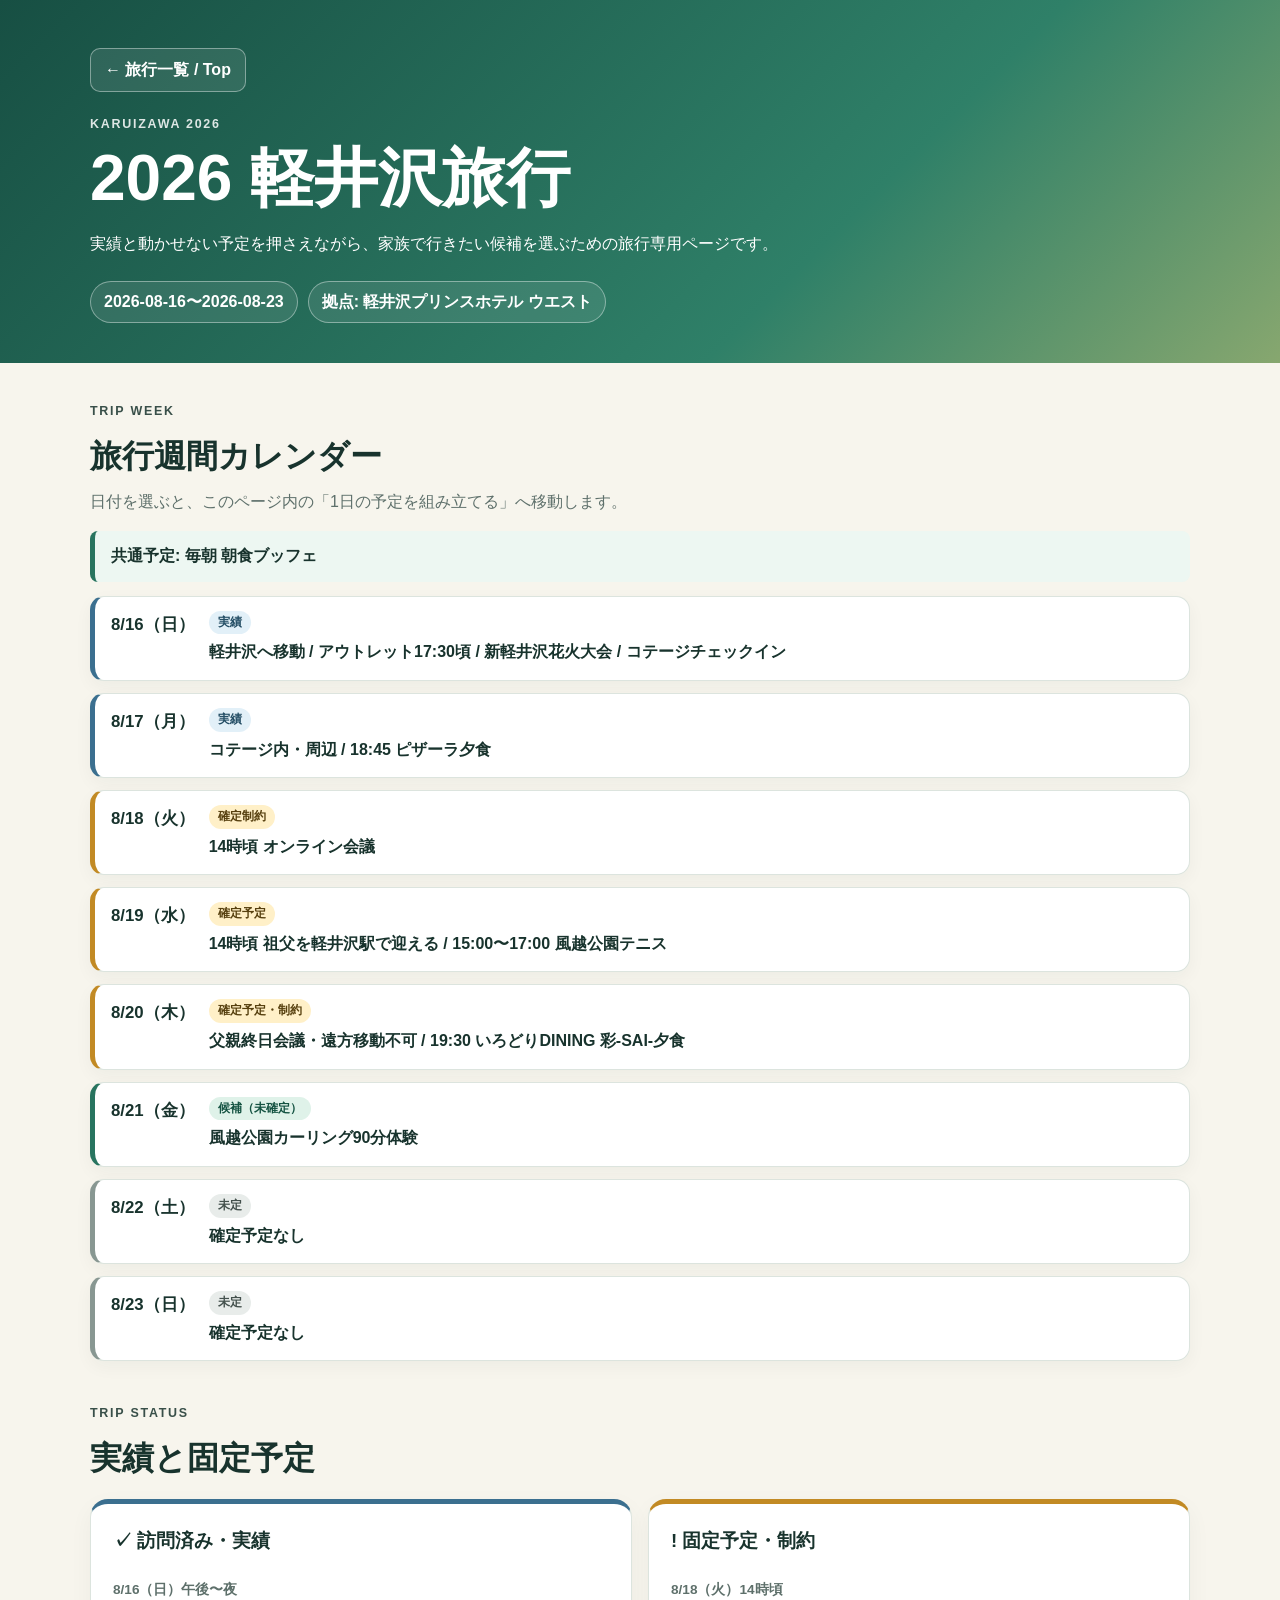
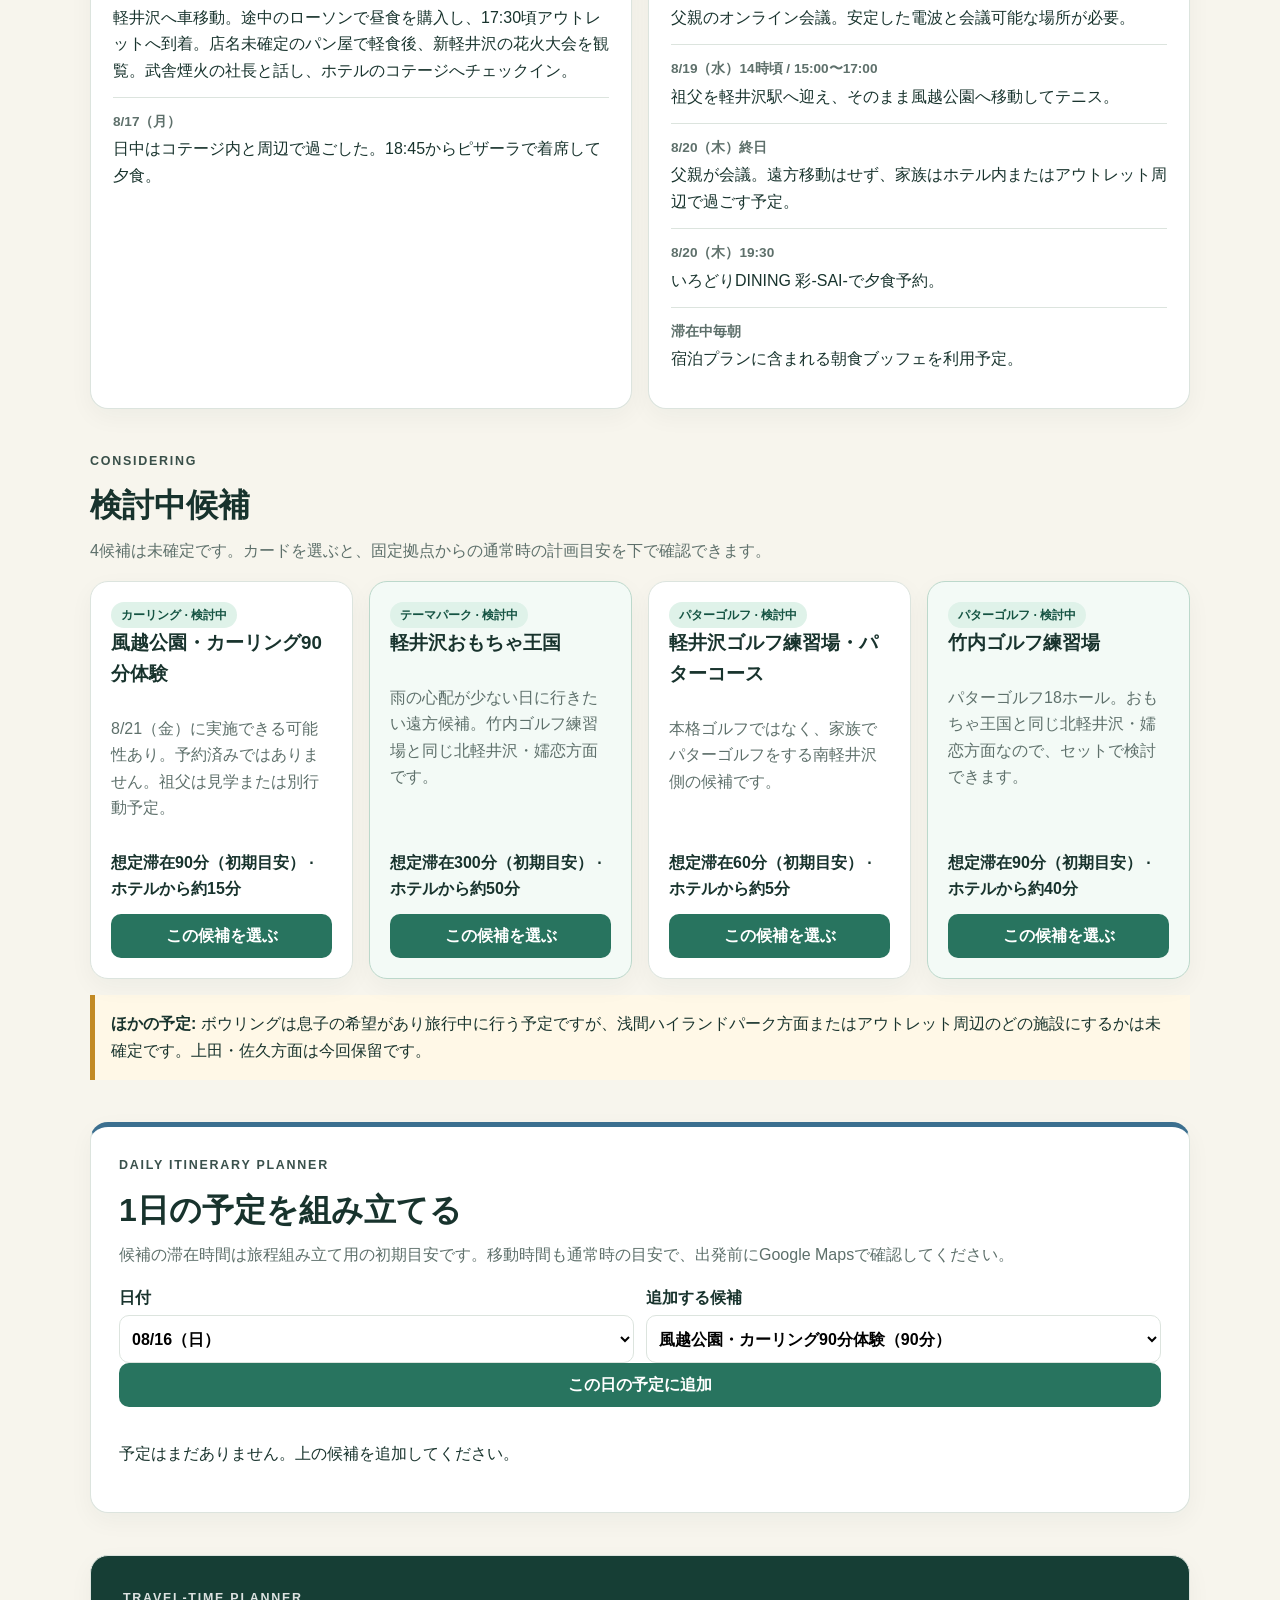
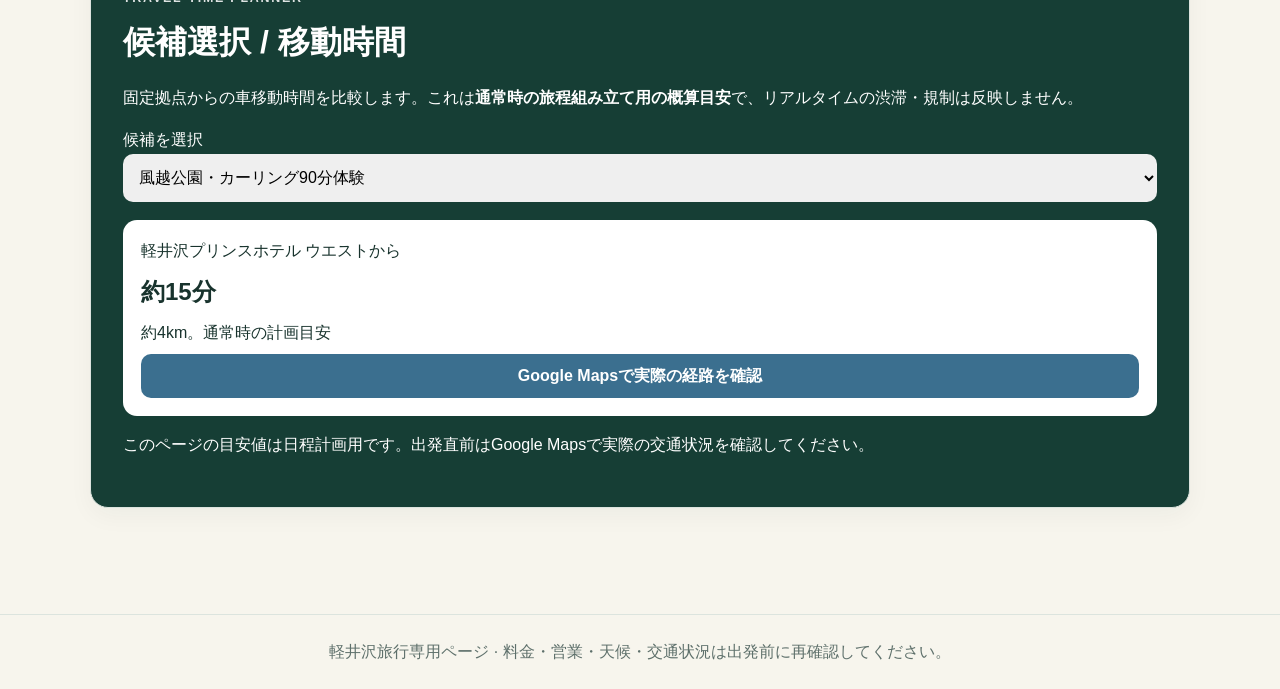
<file: docs/trips/karuizawa/index.html>
<!doctype html>
<html lang="ja">
<head>
  <meta charset="utf-8">
  <meta name="viewport" content="width=device-width, initial-scale=1">
  <meta name="description" content="2026年軽井沢旅行の実績、固定予定、候補と移動時間を確認する計画ページ">
  <title>2026 軽井沢旅行</title>
  <style>
    :root { color-scheme: light; --ink:#18332d; --muted:#5e706b; --paper:#f7f5ed; --card:#fff; --green:#28745f; --gold:#c28a24; --blue:#3b6f8f; --line:#dce4de; }
    * { box-sizing:border-box; }
    body { margin:0; color:var(--ink); background:var(--paper); font-family:-apple-system,BlinkMacSystemFont,"Segoe UI","Noto Sans JP",sans-serif; line-height:1.65; }
    a { color:inherit; }
    header { padding:48px 20px 40px; color:white; background:linear-gradient(135deg,#174f43,#2f8068 65%,#87a76f); }
    .wrap { width:min(1100px,calc(100% - 32px)); margin:auto; }
    .eyebrow { margin:0 0 8px; font-size:.78rem; font-weight:800; letter-spacing:.14em; text-transform:uppercase; opacity:.85; }
    h1 { margin:0; font-size:clamp(2rem,7vw,4rem); line-height:1.12; }
    header p { max-width:720px; margin:16px 0 0; }
    .portal-link { display:inline-flex; min-height:44px; margin-bottom:22px; padding:8px 14px; align-items:center; border:1px solid #ffffff66; border-radius:10px; color:white; background:#ffffff18; font-weight:800; text-decoration:none; }
    .portal-link:hover,.portal-link:focus-visible { background:#ffffff2b; }
    .facts { display:flex; flex-wrap:wrap; gap:10px; margin-top:24px; }
    .fact { padding:7px 13px; border:1px solid #ffffff66; border-radius:99px; background:#ffffff18; font-weight:700; }
    main { padding:38px 0 64px; }
    section { margin-bottom:42px; }
    h2 { margin:0 0 14px; font-size:clamp(1.45rem,4vw,2rem); }
    .intro { color:var(--muted); margin-top:-8px; }
    .week-calendar { display:grid; gap:12px; }
    .calendar-note { margin:0 0 14px; padding:12px 16px; border-left:5px solid var(--green); border-radius:8px; background:#edf7f2; font-weight:800; }
    .calendar-day { display:grid; grid-template-columns:minmax(76px,auto) minmax(0,1fr); gap:14px; width:100%; min-height:72px; margin:0; padding:14px 16px; align-items:start; text-align:left; color:var(--ink); border:1px solid var(--line); border-left:5px solid var(--gold); border-radius:14px; background:var(--card); box-shadow:0 6px 18px #15372b0b; }
    .calendar-day:hover,.calendar-day:focus-visible { color:var(--ink); background:#f4faf7; outline:3px solid #28745f44; outline-offset:2px; }
    .calendar-day.actual { border-left-color:var(--blue); }
    .calendar-day.candidate-day { border-left-color:var(--green); }
    .calendar-day.undecided { border-left-color:#889792; }
    .calendar-date { font-size:1.05rem; font-weight:900; white-space:nowrap; }
    .calendar-events { display:grid; gap:5px; min-width:0; }
    .status-label { justify-self:start; padding:2px 9px; border-radius:99px; color:#57400f; background:#fff0c8; font-size:.75rem; font-weight:900; }
    .actual .status-label { color:#234d64; background:#e2f0f8; }
    .candidate-day .status-label { color:#145342; background:#dff2e9; }
    .undecided .status-label { color:#44514d; background:#e8ecea; }
    .calendar-events p { margin:0; font-weight:600; }
    .timeline-grid,.candidate-grid { display:grid; grid-template-columns:repeat(auto-fit,minmax(260px,1fr)); gap:16px; }
    .panel,.candidate,.planner { border:1px solid var(--line); border-radius:18px; background:var(--card); box-shadow:0 8px 24px #15372b0b; }
    .panel { padding:22px; border-top:5px solid var(--blue); }
    .panel.fixed { border-top-color:var(--gold); }
    .panel h3,.candidate h3 { margin:0 0 10px; }
    .item { padding:13px 0; border-top:1px solid var(--line); }
    .item:first-of-type { border-top:0; }
    .item time { display:block; color:var(--muted); font-size:.85rem; font-weight:700; }
    .item p { margin:3px 0 0; }
    .candidate { display:flex; flex-direction:column; padding:20px; }
    .tag { align-self:flex-start; padding:3px 10px; border-radius:99px; color:#145342; background:#dff2e9; font-size:.78rem; font-weight:800; }
    .candidate p { color:var(--muted); }
    .meta { margin-top:auto; padding-top:12px; font-weight:800; }
    button,.maps { display:inline-flex; align-items:center; justify-content:center; min-height:44px; border:0; border-radius:10px; font:inherit; font-weight:800; cursor:pointer; text-decoration:none; }
    button { width:100%; margin-top:12px; color:white; background:var(--green); }
    button:hover,button:focus-visible { background:#195b49; }
    .same-direction { border-color:#bcd8cb; background:#f3faf6; }
    .planner { padding:clamp(20px,5vw,32px); background:#163e35; color:white; }
    .planner select { width:100%; min-height:48px; padding:8px 12px; border:0; border-radius:10px; font:inherit; }
    .result { display:grid; gap:8px; margin-top:18px; padding:18px; border-radius:14px; color:var(--ink); background:white; }
    .result strong { font-size:1.5rem; }
    .maps { color:white; background:var(--blue); }
    .notice { padding:16px; border-left:5px solid var(--gold); background:#fff8e7; }
    .day-planner { padding:clamp(18px,4vw,28px); }
    .day-controls { display:grid; grid-template-columns:minmax(0,1fr) minmax(0,1fr); gap:12px; }
    .day-controls label { font-weight:800; }
    .day-controls select { width:100%; min-height:48px; margin-top:4px; padding:8px; border:1px solid var(--line); border-radius:10px; font:inherit; background:white; }
    .constraint { margin:16px 0; padding:12px; border-radius:10px; color:#654509; background:#fff3cf; }
    .schedule { display:grid; gap:12px; margin-top:18px; }
    .schedule-card { display:grid; grid-template-columns:minmax(0,1fr) auto; gap:12px; padding:16px; border:1px solid var(--line); border-left:5px solid var(--green); border-radius:14px; background:#fbfdfb; }
    .schedule-card.fixed { border-left-color:var(--gold); background:#fffaf0; }
    .schedule-card h3 { margin:0; font-size:1.05rem; }
    .schedule-card p { margin:4px 0 0; color:var(--muted); }
    .schedule-actions { display:grid; grid-template-columns:repeat(2,48px); gap:8px; align-content:start; }
    .schedule-actions button { width:48px; min-height:48px; margin:0; font-size:1.25rem; }
    .schedule-actions button:disabled { cursor:not-allowed; opacity:.35; }
    .warning { margin:12px 0 0; padding:12px; border:2px solid #b64b3d; border-radius:10px; color:#7e2117; background:#fff0ed; font-weight:800; }
    .add-buttons { display:grid; grid-template-columns:repeat(auto-fit,minmax(180px,1fr)); gap:8px; }
    .add-buttons button { margin-top:0; }
    footer { padding:24px 16px; text-align:center; color:var(--muted); border-top:1px solid var(--line); }
    @media (max-width:600px) { header { padding-top:34px; } .wrap { width:min(100% - 24px,1100px); } .calendar-day { grid-template-columns:68px minmax(0,1fr); gap:10px; padding:13px 12px; } .day-controls,.schedule-card { grid-template-columns:1fr; } .schedule-actions { grid-template-columns:repeat(2,minmax(48px,1fr)); } .schedule-actions button { width:100%; } }
  </style>
</head>
<body>
  <header>
    <div class="wrap">
      <a class="portal-link" href="../../index.html">← 旅行一覧 / Top</a>
      <p class="eyebrow">Karuizawa 2026</p>
      <h1>2026 軽井沢旅行</h1>
      <p>実績と動かせない予定を押さえながら、家族で行きたい候補を選ぶための旅行専用ページです。</p>
      <div class="facts"><span class="fact">2026-08-16〜2026-08-23</span><span class="fact">拠点: 軽井沢プリンスホテル ウエスト</span></div>
    </div>
  </header>
  <main class="wrap">
    <section aria-labelledby="week-calendar-title">
      <p class="eyebrow">Trip week</p><h2 id="week-calendar-title">旅行週間カレンダー</h2>
      <p class="intro">日付を選ぶと、このページ内の「1日の予定を組み立てる」へ移動します。</p>
      <p class="calendar-note">共通予定: 毎朝 朝食ブッフェ</p>
      <div class="week-calendar">
        <button class="calendar-day actual" type="button" data-calendar-date="2026-08-16"><span class="calendar-date">8/16（日）</span><span class="calendar-events"><span class="status-label">実績</span><p>軽井沢へ移動 / アウトレット17:30頃 / 新軽井沢花火大会 / コテージチェックイン</p></span></button>
        <button class="calendar-day actual" type="button" data-calendar-date="2026-08-17"><span class="calendar-date">8/17（月）</span><span class="calendar-events"><span class="status-label">実績</span><p>コテージ内・周辺 / 18:45 ピザーラ夕食</p></span></button>
        <button class="calendar-day" type="button" data-calendar-date="2026-08-18"><span class="calendar-date">8/18（火）</span><span class="calendar-events"><span class="status-label">確定制約</span><p>14時頃 オンライン会議</p></span></button>
        <button class="calendar-day" type="button" data-calendar-date="2026-08-19"><span class="calendar-date">8/19（水）</span><span class="calendar-events"><span class="status-label">確定予定</span><p>14時頃 祖父を軽井沢駅で迎える / 15:00〜17:00 風越公園テニス</p></span></button>
        <button class="calendar-day" type="button" data-calendar-date="2026-08-20"><span class="calendar-date">8/20（木）</span><span class="calendar-events"><span class="status-label">確定予定・制約</span><p>父親終日会議・遠方移動不可 / 19:30 いろどりDINING 彩‐SAI‐夕食</p></span></button>
        <button class="calendar-day candidate-day" type="button" data-calendar-date="2026-08-21"><span class="calendar-date">8/21（金）</span><span class="calendar-events"><span class="status-label">候補（未確定）</span><p>風越公園カーリング90分体験</p></span></button>
        <button class="calendar-day undecided" type="button" data-calendar-date="2026-08-22"><span class="calendar-date">8/22（土）</span><span class="calendar-events"><span class="status-label">未定</span><p>確定予定なし</p></span></button>
        <button class="calendar-day undecided" type="button" data-calendar-date="2026-08-23"><span class="calendar-date">8/23（日）</span><span class="calendar-events"><span class="status-label">未定</span><p>確定予定なし</p></span></button>
      </div>
    </section>

    <section aria-labelledby="timeline-title">
      <p class="eyebrow">Trip status</p><h2 id="timeline-title">実績と固定予定</h2>
      <div class="timeline-grid">
        <article class="panel"><h3>✓ 訪問済み・実績</h3>
          <div class="item"><time>8/16（日）午後〜夜</time><p>軽井沢へ車移動。途中のローソンで昼食を購入し、17:30頃アウトレットへ到着。店名未確定のパン屋で軽食後、新軽井沢の花火大会を観覧。武舎煙火の社長と話し、ホテルのコテージへチェックイン。</p></div>
          <div class="item"><time>8/17（月）</time><p>日中はコテージ内と周辺で過ごした。18:45からピザーラで着席して夕食。</p></div>
        </article>
        <article class="panel fixed"><h3>! 固定予定・制約</h3>
          <div class="item"><time>8/18（火）14時頃</time><p>父親のオンライン会議。安定した電波と会議可能な場所が必要。</p></div>
          <div class="item"><time>8/19（水）14時頃 / 15:00〜17:00</time><p>祖父を軽井沢駅へ迎え、そのまま風越公園へ移動してテニス。</p></div>
          <div class="item"><time>8/20（木）終日</time><p>父親が会議。遠方移動はせず、家族はホテル内またはアウトレット周辺で過ごす予定。</p></div>
          <div class="item"><time>8/20（木）19:30</time><p>いろどりDINING 彩‐SAI‐で夕食予約。</p></div>
          <div class="item"><time>滞在中毎朝</time><p>宿泊プランに含まれる朝食ブッフェを利用予定。</p></div>
        </article>
      </div>
    </section>

    <section aria-labelledby="candidates-title">
      <p class="eyebrow">Considering</p><h2 id="candidates-title">検討中候補</h2>
      <p class="intro">4候補は未確定です。カードを選ぶと、固定拠点からの通常時の計画目安を下で確認できます。</p>
      <div class="candidate-grid" data-candidates>
        <article class="candidate"><span class="tag">カーリング · 検討中</span><h3>風越公園・カーリング90分体験</h3><p>8/21（金）に実施できる可能性あり。予約済みではありません。祖父は見学または別行動予定。</p><div class="meta">想定滞在90分（初期目安） · ホテルから約15分</div><button type="button" data-pick="curling">この候補を選ぶ</button></article>
        <article class="candidate same-direction"><span class="tag">テーマパーク · 検討中</span><h3>軽井沢おもちゃ王国</h3><p>雨の心配が少ない日に行きたい遠方候補。竹内ゴルフ練習場と同じ北軽井沢・嬬恋方面です。</p><div class="meta">想定滞在300分（初期目安） · ホテルから約50分</div><button type="button" data-pick="toy_kingdom">この候補を選ぶ</button></article>
        <article class="candidate"><span class="tag">パターゴルフ · 検討中</span><h3>軽井沢ゴルフ練習場・パターコース</h3><p>本格ゴルフではなく、家族でパターゴルフをする南軽井沢側の候補です。</p><div class="meta">想定滞在60分（初期目安） · ホテルから約5分</div><button type="button" data-pick="karuizawa_putter">この候補を選ぶ</button></article>
        <article class="candidate same-direction"><span class="tag">パターゴルフ · 検討中</span><h3>竹内ゴルフ練習場</h3><p>パターゴルフ18ホール。おもちゃ王国と同じ北軽井沢・嬬恋方面なので、セットで検討できます。</p><div class="meta">想定滞在90分（初期目安） · ホテルから約40分</div><button type="button" data-pick="takeuchi">この候補を選ぶ</button></article>
      </div>
      <p class="notice"><strong>ほかの予定:</strong> ボウリングは息子の希望があり旅行中に行う予定ですが、浅間ハイランドパーク方面またはアウトレット周辺のどの施設にするかは未確定です。上田・佐久方面は今回保留です。</p>
    </section>

    <section class="day-planner panel" aria-labelledby="day-planner-title">
      <p class="eyebrow">Daily itinerary planner</p><h2 id="day-planner-title">1日の予定を組み立てる</h2>
      <p class="intro">候補の滞在時間は旅程組み立て用の初期目安です。移動時間も通常時の目安で、出発前にGoogle Mapsで確認してください。</p>
      <div class="day-controls">
        <label for="planner-date">日付<select id="planner-date" data-planner-date></select></label>
        <label for="planner-candidate">追加する候補<select id="planner-candidate" data-planner-candidate></select></label>
      </div>
      <div class="add-buttons"><button type="button" data-add-plan>この日の予定に追加</button></div>
      <p class="constraint" data-constraint hidden></p>
      <div data-warnings aria-live="polite"></div>
      <div class="schedule" data-schedule aria-live="polite"></div>
    </section>

    <section class="planner" aria-labelledby="planner-title">
      <p class="eyebrow">Travel-time planner</p><h2 id="planner-title">候補選択 / 移動時間</h2>
      <p>固定拠点からの車移動時間を比較します。これは<strong>通常時の旅程組み立て用の概算目安</strong>で、リアルタイムの渋滞・規制は反映しません。</p>
      <label for="candidate-select">候補を選択</label>
      <select id="candidate-select" data-select>
        <option value="curling">風越公園・カーリング90分体験</option><option value="toy_kingdom">軽井沢おもちゃ王国</option><option value="karuizawa_putter">軽井沢ゴルフ練習場・パターコース</option><option value="takeuchi">竹内ゴルフ練習場</option>
      </select>
      <div class="result" aria-live="polite"><span>軽井沢プリンスホテル ウエストから</span><strong data-time>約15分</strong><span data-note>通常時の計画目安</span><a class="maps" data-maps href="#" target="_blank" rel="noopener noreferrer">Google Mapsで実際の経路を確認</a></div>
      <p>このページの目安値は日程計画用です。出発直前はGoogle Mapsで実際の交通状況を確認してください。</p>
    </section>
  </main>
  <footer>軽井沢旅行専用ページ · 料金・営業・天候・交通状況は出発前に再確認してください。</footer>
  <script>
    const base = '軽井沢プリンスホテル ウエスト';
    const plans = {
      curling:{name:'風越公園・カーリング90分体験',destination:'軽井沢風越公園 / 軽井沢アイスパーク',minutes:15,stay:90,note:'約4km。通常時の計画目安'},
      toy_kingdom:{name:'軽井沢おもちゃ王国',destination:'軽井沢おもちゃ王国',minutes:50,stay:300,note:'北軽井沢・嬬恋方面。通常時の計画目安'},
      karuizawa_putter:{name:'軽井沢ゴルフ練習場・パターコース',destination:'軽井沢ゴルフ練習場・パターコース',minutes:5,stay:60,note:'通常時の計画目安'},
      takeuchi:{name:'竹内ゴルフ練習場',destination:'竹内ゴルフ練習場',minutes:40,stay:90,note:'北軽井沢方面。通常時の計画目安'}
    };
    const select = document.querySelector('[data-select]');
    function showPlan(id) {
      const plan = plans[id]; if (!plan) return;
      select.value = id;
      document.querySelector('[data-time]').textContent = `約${plan.minutes}分`;
      document.querySelector('[data-note]').textContent = plan.note;
      document.querySelector('[data-maps]').href = `https://www.google.com/maps/dir/?api=1&origin=${encodeURIComponent(base)}&destination=${encodeURIComponent(plan.destination)}&travelmode=driving`;
    }
    select.addEventListener('change', event => showPlan(event.target.value));
    document.querySelectorAll('[data-pick]').forEach(button => button.addEventListener('click', () => { showPlan(button.dataset.pick); document.querySelector('.planner').scrollIntoView({behavior:'smooth'}); }));
    showPlan(select.value);

    const plannerStorageKey = 'karuizawa-2026:daily-itinerary:v1';
    const dateSelect = document.querySelector('[data-planner-date]');
    const candidateSelect = document.querySelector('[data-planner-candidate]');
    const schedule = document.querySelector('[data-schedule]');
    const warningBox = document.querySelector('[data-warnings]');
    const constraint = document.querySelector('[data-constraint]');
    const fixedSchedules = {
      '2026-08-18': [{id:'meeting',type:'fixed',name:'父親のオンライン会議',destination:base,time:14*60,deadline:13*60+30,stay:0,note:'14:00 anchor（13:30までに会議可能な場所へ）'}],
      '2026-08-19': [
        {id:'pickup',type:'fixed',name:'軽井沢駅で祖父を迎える',destination:'軽井沢駅',time:14*60,stay:0,note:'14:00 anchor'},
        {id:'tennis',type:'fixed',name:'風越公園でテニス',destination:'軽井沢風越公園 / 軽井沢アイスパーク',time:15*60,stay:120,note:'15:00〜17:00'}
      ],
      '2026-08-20': [{id:'sai-dinner',type:'fixed',name:'いろどりDINING 彩‐SAI‐で夕食',destination:'いろどりDINING 彩‐SAI‐',time:19*60+30,stay:0,note:'19:30 anchor'}]
    };
    const travelTimes = new Map([
      [`${base}|軽井沢ゴルフ練習場・パターコース`,5], [`${base}|軽井沢風越公園 / 軽井沢アイスパーク`,15],
      [`${base}|竹内ゴルフ練習場`,40], [`${base}|軽井沢おもちゃ王国`,50],
      ['軽井沢駅|軽井沢風越公園 / 軽井沢アイスパーク',15], ['軽井沢おもちゃ王国|竹内ゴルフ練習場',10], ['竹内ゴルフ練習場|軽井沢おもちゃ王国',10]
    ]);
    const dayPlans = (() => { try { return JSON.parse(localStorage.getItem(plannerStorageKey)) || {}; } catch { return {}; } })();
    const dates = ['2026-08-16','2026-08-17','2026-08-18','2026-08-19','2026-08-20','2026-08-21','2026-08-22','2026-08-23'];
    const weekdays = ['日','月','火','水','木','金','土','日'];
    dates.forEach((date,index) => dateSelect.add(new Option(`${date.slice(5).replace('-','/')}（${weekdays[index]}）`,date)));
    Object.entries(plans).forEach(([id,plan]) => candidateSelect.add(new Option(`${plan.name}（${plan.stay}分）`,id)));
    function formatTime(minutes) { return `${String(Math.floor(minutes/60)).padStart(2,'0')}:${String(minutes%60).padStart(2,'0')}`; }
    function fixedToken(id) { return `@fixed:${id}`; }
    function ensureSequence(date) {
      const fixed = fixedSchedules[date] || [];
      const fixedTokens = fixed.map(item => fixedToken(item.id));
      const stored = Array.isArray(dayPlans[date]) ? dayPlans[date] : [];
      const validFixed = new Set(fixedTokens);
      let sequence = stored.filter(token => plans[token] || validFixed.has(token));
      if (fixedTokens.length && !sequence.some(token => validFixed.has(token))) sequence = [...sequence,...fixedTokens];
      fixedTokens.forEach(token => { if (!sequence.includes(token)) sequence.push(token); });
      dayPlans[date] = sequence;
      return sequence;
    }
    function itemsForDay(date) {
      const fixedById = new Map((fixedSchedules[date] || []).map(item => [item.id,item]));
      return ensureSequence(date).map(token => {
        if (token.startsWith('@fixed:')) return fixedById.get(token.slice(7));
        return plans[token] ? {id:token,type:'variable',...plans[token]} : null;
      }).filter(Boolean);
    }
    function save() { localStorage.setItem(plannerStorageKey,JSON.stringify(dayPlans)); }
    function renderPlanner() {
      const date = dateSelect.value;
      const sequence = ensureSequence(date);
      const items = itemsForDay(date);
      constraint.hidden = date !== '2026-08-20';
      constraint.textContent = date === '2026-08-20' ? '制約日: 父親は終日会議のため遠方移動不可（近場のみ）' : '';
      let clock = 9*60, lowerBound = 9*60, previous = base, exact = true;
      const warnings = [];
      schedule.replaceChildren();
      items.forEach((item,index) => {
        const travel = previous === item.destination ? 0 : travelTimes.get(`${previous}|${item.destination}`);
        if (travel === undefined) exact = false;
        else {
          lowerBound += travel;
          if (exact) clock += travel;
        }
        let start = exact ? clock : null;
        if (item.type === 'fixed') {
          const deadline = item.deadline ?? item.time;
          if (lowerBound > deadline) warnings.push(`${item.name}: この並びでは固定予定に間に合いません（既知の時間だけで ${formatTime(lowerBound)} 以降）。`);
          else if (!exact) warnings.push(`${item.name}: 移動時間未登録のため到着可否を確認してください。`);
          start = item.time;
          clock = item.time + item.stay;
          lowerBound = clock;
          exact = true;
        } else {
          lowerBound += item.stay;
          if (exact) clock += item.stay;
        }
        const end = item.type === 'fixed' ? item.time + item.stay : (exact ? clock : null);
        const card = document.createElement('article');
        card.className = `schedule-card ${item.type === 'fixed' ? 'fixed' : ''}`;
        const text = document.createElement('div');
        const timeLabel = item.type === 'fixed'
          ? (item.stay ? `${formatTime(item.time)}〜${formatTime(end)}` : `${formatTime(item.time)} anchor`)
          : (start === null || end === null ? '時刻未確定' : `${formatTime(start)}〜${formatTime(end)}`);
        text.innerHTML = `<h3>${item.name}</h3><p><strong>${item.type === 'fixed' ? '固定予定' : '可変候補'}</strong> · 想定滞在 ${item.stay ? `${item.stay}分` : '未設定'} · ${timeLabel}</p><p>直前地点から: ${travel === undefined ? '移動時間未登録' : `移動 約${travel}分`}${item.note ? ` · ${item.note}` : ''}</p>`;
        card.append(text);
        if (item.type === 'variable') {
          const sequenceIndex = sequence.indexOf(item.id);
          const actions = document.createElement('div'); actions.className = 'schedule-actions';
          [['↑',-1,'上へ移動'],['↓',1,'下へ移動']].forEach(([symbol,delta,label]) => {
            const button = document.createElement('button'); button.type='button'; button.textContent=symbol; button.setAttribute('aria-label',`${item.name}を${label}`);
            button.disabled = sequenceIndex + delta < 0 || sequenceIndex + delta >= sequence.length;
            button.addEventListener('click',() => {
              const list = ensureSequence(date);
              const from = list.indexOf(item.id);
              const to = from + delta;
              [list[from],list[to]] = [list[to],list[from]];
              dayPlans[date] = list;
              save(); renderPlanner();
            });
            actions.append(button);
          });
          card.append(actions);
        }
        schedule.append(card);
        previous = item.destination;
      });
      if (!items.length) schedule.innerHTML = '<p>予定はまだありません。上の候補を追加してください。</p>';
      warningBox.innerHTML = warnings.map(message => `<p class="warning">⚠ ${message}</p>`).join('');
    }
    document.querySelector('[data-add-plan]').addEventListener('click',() => {
      const date = dateSelect.value;
      const list = ensureSequence(date);
      if (!list.includes(candidateSelect.value)) list.push(candidateSelect.value);
      dayPlans[date] = list;
      save(); renderPlanner();
    });
    dateSelect.addEventListener('change',renderPlanner);
    document.querySelectorAll('[data-calendar-date]').forEach(day => day.addEventListener('click',() => {
      dateSelect.value = day.dataset.calendarDate;
      renderPlanner();
      document.querySelector('.day-planner').scrollIntoView({behavior:'smooth',block:'start'});
    }));
    renderPlanner();
  </script>
</body>
</html>
</file>
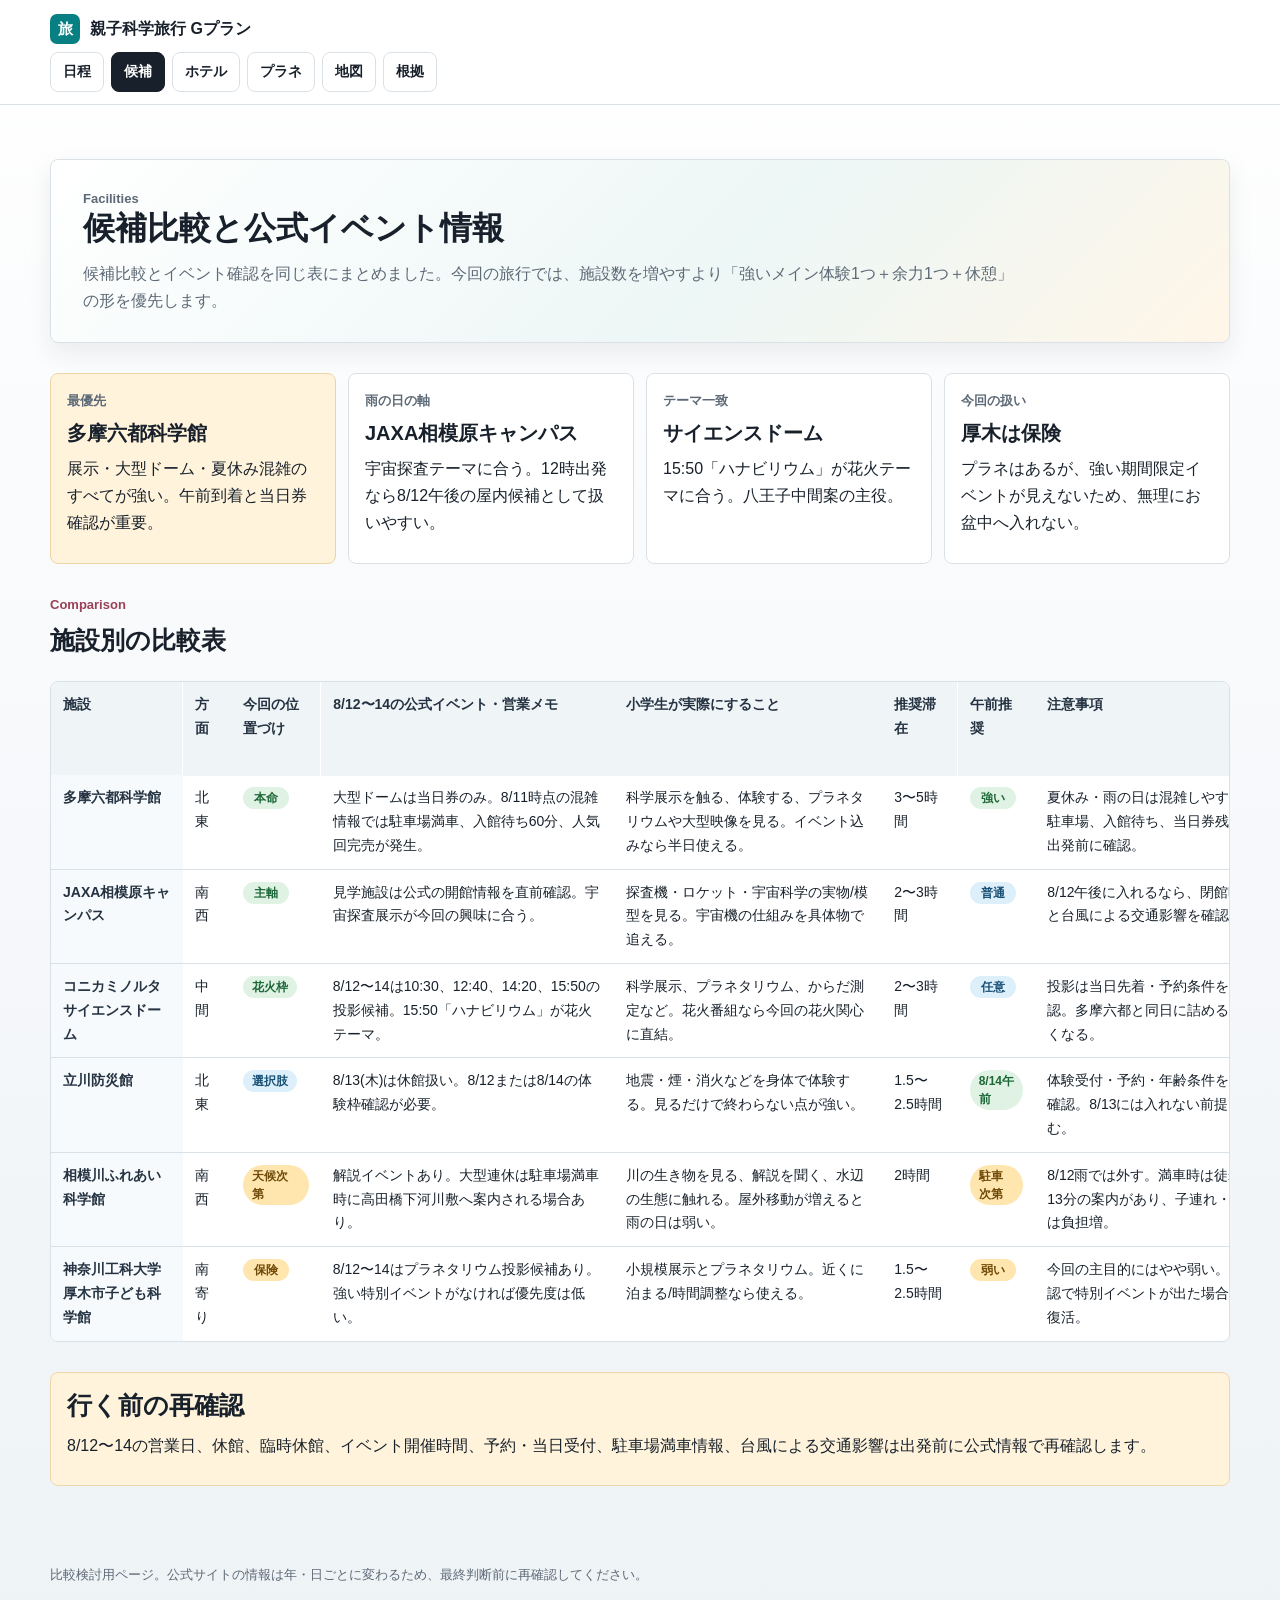
<file: docs/facilities.html>
<!doctype html>
<html lang="ja">
<head>
  <meta charset="utf-8">
  <meta name="viewport" content="width=device-width, initial-scale=1">
  <title>候補比較・公式イベント情報 | 親子科学旅行 Gプラン</title>
  <link rel="stylesheet" href="assets/site.css">
</head>
<body>
  <header class="topbar">
    <div class="brand-row">
      <a class="brand" href="index.html"><span class="brand-mark">旅</span><span>親子科学旅行 Gプラン</span></a>
    </div>
    <nav class="site-nav" aria-label="ページ移動">
      <a href="index.html">日程</a>
      <a class="active" href="facilities.html">候補</a>
      <a href="hotels.html">ホテル</a>
      <a href="planetarium.html">プラネ</a>
      <a href="map.html">地図</a>
      <a href="sources.html">根拠</a>
    </nav>
  </header>

  <main class="page">
    <section class="page-title">
      <p class="eyebrow">Facilities</p>
      <h1>候補比較と公式イベント情報</h1>
      <p>候補比較とイベント確認を同じ表にまとめました。今回の旅行では、施設数を増やすより「強いメイン体験1つ＋余力1つ＋休憩」の形を優先します。</p>
    </section>

    <section class="notice-grid">
      <article class="notice-card emphasis">
        <span>最優先</span>
        <strong>多摩六都科学館</strong>
        <p>展示・大型ドーム・夏休み混雑のすべてが強い。午前到着と当日券確認が重要。</p>
      </article>
      <article class="notice-card">
        <span>雨の日の軸</span>
        <strong>JAXA相模原キャンパス</strong>
        <p>宇宙探査テーマに合う。12時出発なら8/12午後の屋内候補として扱いやすい。</p>
      </article>
      <article class="notice-card">
        <span>テーマ一致</span>
        <strong>サイエンスドーム</strong>
        <p>15:50「ハナビリウム」が花火テーマに合う。八王子中間案の主役。</p>
      </article>
      <article class="notice-card">
        <span>今回の扱い</span>
        <strong>厚木は保険</strong>
        <p>プラネはあるが、強い期間限定イベントが見えないため、無理にお盆中へ入れない。</p>
      </article>
    </section>

    <section>
      <div class="section-heading">
        <div>
          <p class="eyebrow">Comparison</p>
          <h2>施設別の比較表</h2>
        </div>
      </div>
      <div class="table-wrap wide-table">
        <table>
          <thead>
            <tr>
              <th>施設</th>
              <th>方面</th>
              <th>今回の位置づけ</th>
              <th>8/12〜14の公式イベント・営業メモ</th>
              <th>小学生が実際にすること</th>
              <th>推奨滞在</th>
              <th>午前推奨</th>
              <th>注意事項</th>
              <th>公式サイト</th>
            </tr>
          </thead>
          <tbody>
            <tr>
              <th scope="row">多摩六都科学館</th>
              <td>北東</td>
              <td><span class="badge good">本命</span></td>
              <td>大型ドームは当日券のみ。8/11時点の混雑情報では駐車場満車、入館待ち60分、人気回完売が発生。</td>
              <td>科学展示を触る、体験する、プラネタリウムや大型映像を見る。イベント込みなら半日使える。</td>
              <td>3〜5時間</td>
              <td><span class="badge good">強い</span></td>
              <td>夏休み・雨の日は混雑しやすい。駐車場、入館待ち、当日券残席を出発前に確認。</td>
              <td><a href="https://www.tamarokuto.or.jp/">公式</a></td>
            </tr>
            <tr>
              <th scope="row">JAXA相模原キャンパス</th>
              <td>南西</td>
              <td><span class="badge good">主軸</span></td>
              <td>見学施設は公式の開館情報を直前確認。宇宙探査展示が今回の興味に合う。</td>
              <td>探査機・ロケット・宇宙科学の実物/模型を見る。宇宙機の仕組みを具体物で追える。</td>
              <td>2〜3時間</td>
              <td><span class="badge ok">普通</span></td>
              <td>8/12午後に入れるなら、閉館時刻と台風による交通影響を確認。</td>
              <td><a href="https://www.isas.jaxa.jp/visit/">公式</a></td>
            </tr>
            <tr>
              <th scope="row">コニカミノルタ サイエンスドーム</th>
              <td>中間</td>
              <td><span class="badge good">花火枠</span></td>
              <td>8/12〜14は10:30、12:40、14:20、15:50の投影候補。15:50「ハナビリウム」が花火テーマ。</td>
              <td>科学展示、プラネタリウム、からだ測定など。花火番組なら今回の花火関心に直結。</td>
              <td>2〜3時間</td>
              <td><span class="badge ok">任意</span></td>
              <td>投影は当日先着・予約条件を確認。多摩六都と同日に詰めると浅くなる。</td>
              <td><a href="https://www.city.hachioji.tokyo.jp/shisetsu/003/p030480.html">公式</a></td>
            </tr>
            <tr>
              <th scope="row">立川防災館</th>
              <td>北東</td>
              <td><span class="badge ok">選択肢</span></td>
              <td>8/13(木)は休館扱い。8/12または8/14の体験枠確認が必要。</td>
              <td>地震・煙・消火などを身体で体験する。見るだけで終わらない点が強い。</td>
              <td>1.5〜2.5時間</td>
              <td><span class="badge good">8/14午前</span></td>
              <td>体験受付・予約・年齢条件を直前確認。8/13には入れない前提で組む。</td>
              <td><a href="https://www.tfd.metro.tokyo.lg.jp/taiken/tachikawa/">公式</a></td>
            </tr>
            <tr>
              <th scope="row">相模川ふれあい科学館</th>
              <td>南西</td>
              <td><span class="badge warn">天候次第</span></td>
              <td>解説イベントあり。大型連休は駐車場満車時に高田橋下河川敷へ案内される場合あり。</td>
              <td>川の生き物を見る、解説を聞く、水辺の生態に触れる。屋外移動が増えると雨の日は弱い。</td>
              <td>2時間</td>
              <td><span class="badge warn">駐車次第</span></td>
              <td>8/12雨では外す。満車時は徒歩約13分の案内があり、子連れ・雨では負担増。</td>
              <td><a href="https://sagamigawa-fureai.com/">公式</a></td>
            </tr>
            <tr>
              <th scope="row">神奈川工科大学厚木市子ども科学館</th>
              <td>南寄り</td>
              <td><span class="badge warn">保険</span></td>
              <td>8/12〜14はプラネタリウム投影候補あり。強い特別イベントがなければ優先度は低い。</td>
              <td>小規模展示とプラネタリウム。近くに泊まる/時間調整なら使える。</td>
              <td>1.5〜2.5時間</td>
              <td><span class="badge warn">弱い</span></td>
              <td>今回の主目的にはやや弱い。再確認で特別イベントが出た場合のみ復活。</td>
              <td><a href="https://www.city.atsugi.kanagawa.jp/acsc/home.html">公式</a></td>
            </tr>
          </tbody>
        </table>
      </div>
    </section>

    <section class="note-box warning">
      <h2>行く前の再確認</h2>
      <p>8/12〜14の営業日、休館、臨時休館、イベント開催時間、予約・当日受付、駐車場満車情報、台風による交通影響は出発前に公式情報で再確認します。</p>
    </section>
  </main>

  <footer class="footer">
    <p>比較検討用ページ。公式サイトの情報は年・日ごとに変わるため、最終判断前に再確認してください。</p>
  </footer>
  <script src="assets/site.js"></script>
</body>
</html>
</file>
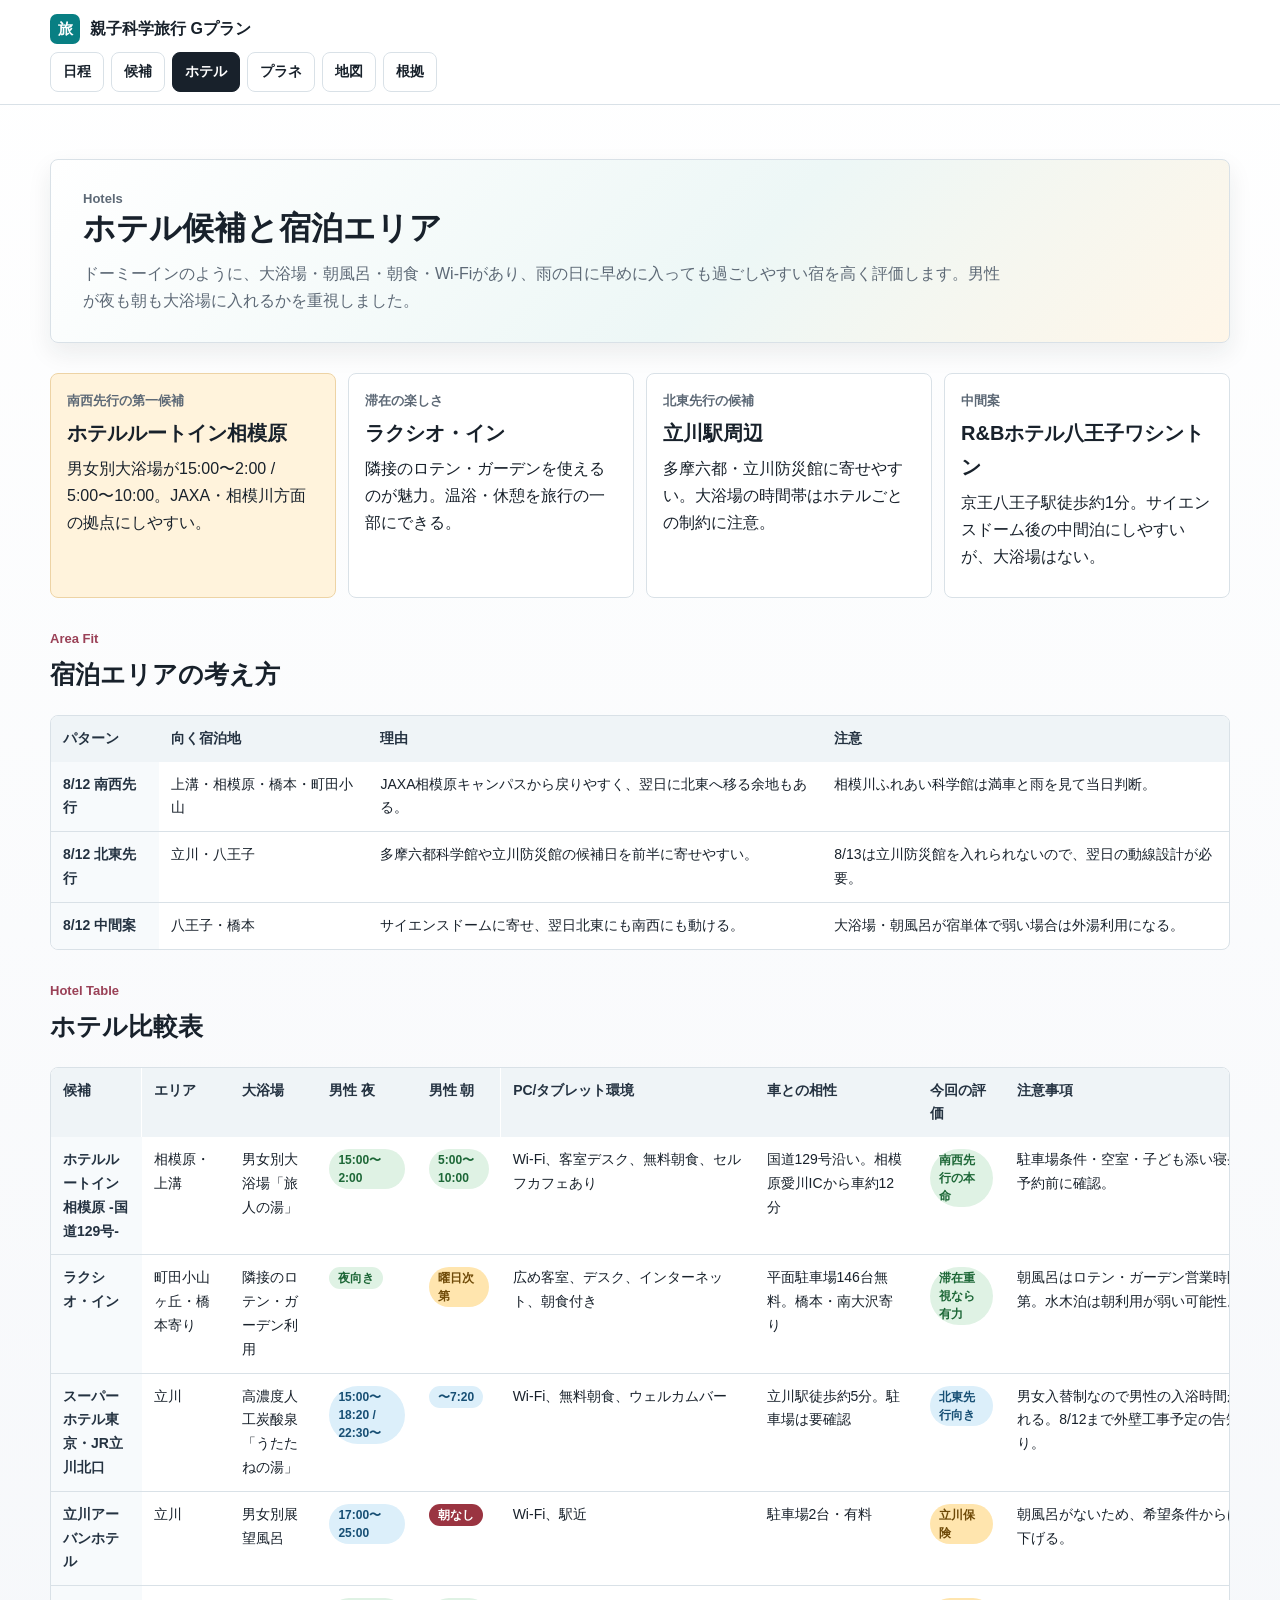
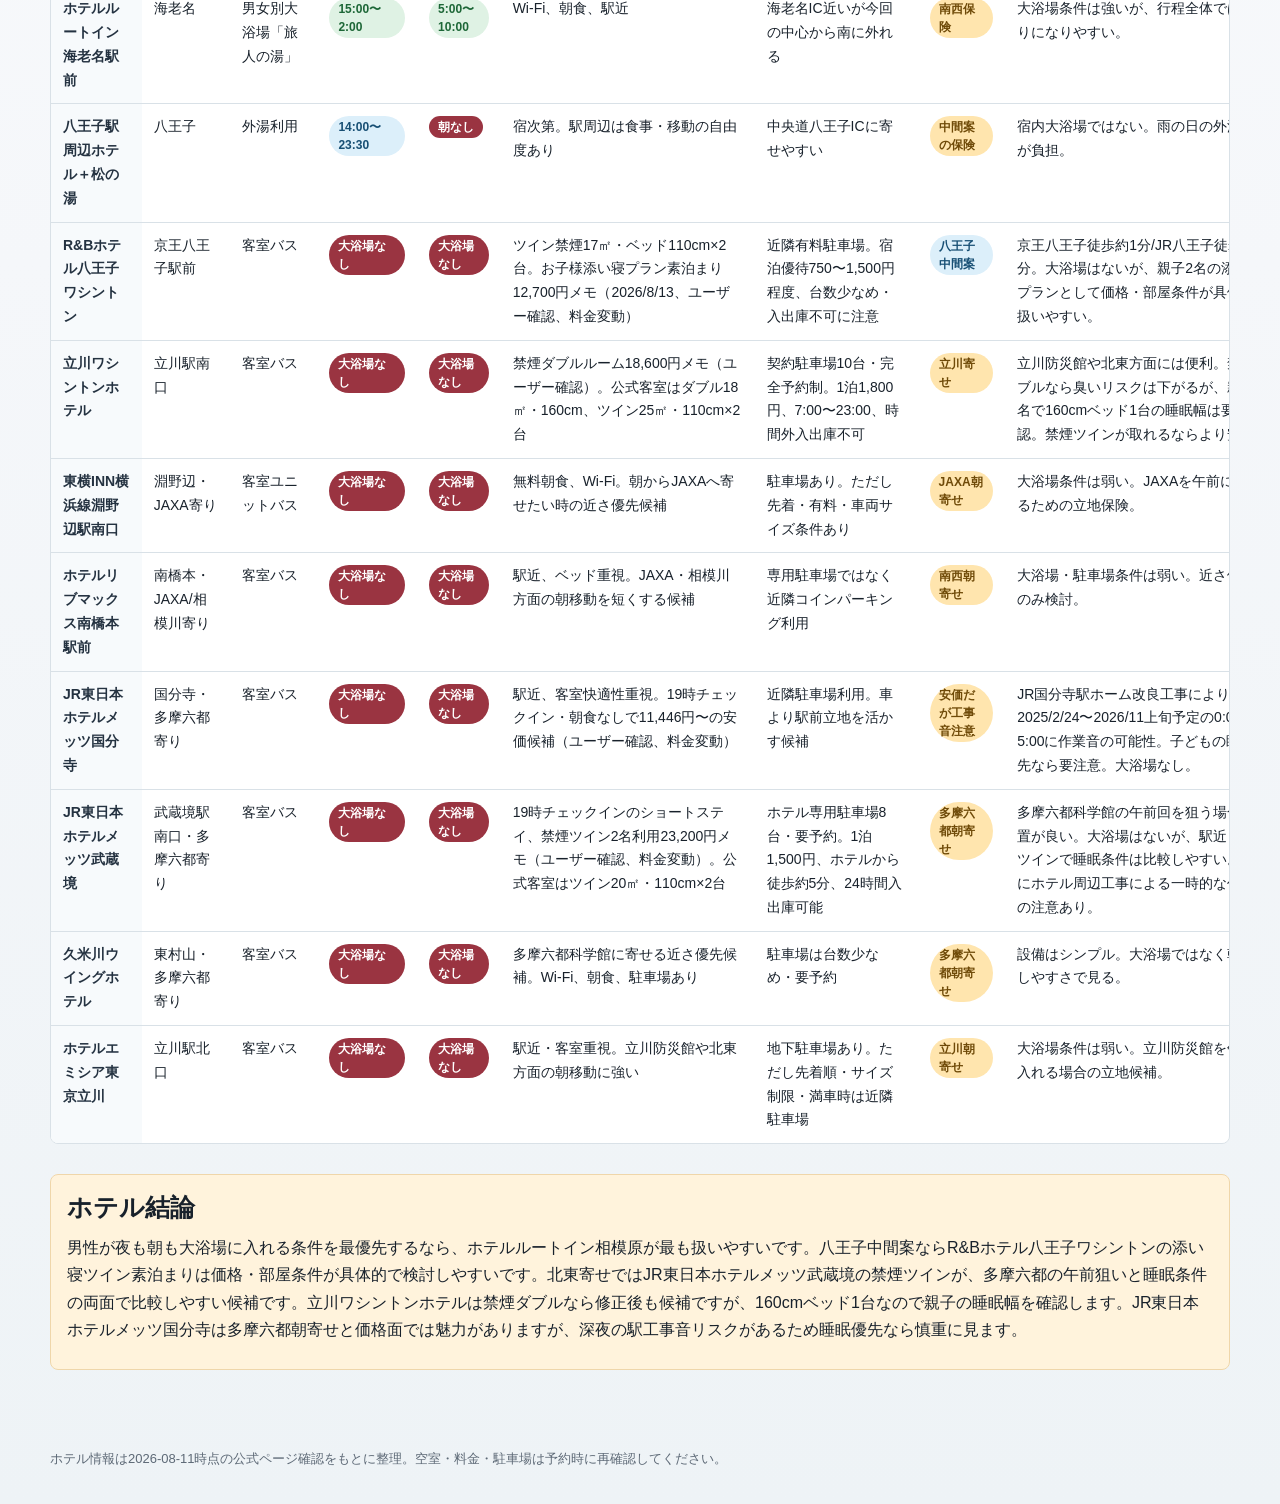
<file: docs/hotels.html>
<!doctype html>
<html lang="ja">
<head>
  <meta charset="utf-8">
  <meta name="viewport" content="width=device-width, initial-scale=1">
  <title>ホテル比較 | 親子科学旅行 Gプラン</title>
  <link rel="stylesheet" href="assets/site.css">
</head>
<body>
  <header class="topbar">
    <div class="brand-row">
      <a class="brand" href="index.html"><span class="brand-mark">旅</span><span>親子科学旅行 Gプラン</span></a>
    </div>
    <nav class="site-nav" aria-label="ページ移動">
      <a href="index.html">日程</a>
      <a href="facilities.html">候補</a>
      <a class="active" href="hotels.html">ホテル</a>
      <a href="planetarium.html">プラネ</a>
      <a href="map.html">地図</a>
      <a href="sources.html">根拠</a>
    </nav>
  </header>

  <main class="page">
    <section class="page-title">
      <p class="eyebrow">Hotels</p>
      <h1>ホテル候補と宿泊エリア</h1>
      <p>ドーミーインのように、大浴場・朝風呂・朝食・Wi-Fiがあり、雨の日に早めに入っても過ごしやすい宿を高く評価します。男性が夜も朝も大浴場に入れるかを重視しました。</p>
    </section>

    <section class="summary-grid">
      <article class="summary-card emphasis">
        <span>南西先行の第一候補</span>
        <strong>ホテルルートイン相模原</strong>
        <p>男女別大浴場が15:00〜2:00 / 5:00〜10:00。JAXA・相模川方面の拠点にしやすい。</p>
      </article>
      <article class="summary-card">
        <span>滞在の楽しさ</span>
        <strong>ラクシオ・イン</strong>
        <p>隣接のロテン・ガーデンを使えるのが魅力。温浴・休憩を旅行の一部にできる。</p>
      </article>
      <article class="summary-card">
        <span>北東先行の候補</span>
        <strong>立川駅周辺</strong>
        <p>多摩六都・立川防災館に寄せやすい。大浴場の時間帯はホテルごとの制約に注意。</p>
      </article>
      <article class="summary-card">
        <span>中間案</span>
        <strong>R&amp;Bホテル八王子ワシントン</strong>
        <p>京王八王子駅徒歩約1分。サイエンスドーム後の中間泊にしやすいが、大浴場はない。</p>
      </article>
    </section>

    <section>
      <div class="section-heading">
        <div>
          <p class="eyebrow">Area Fit</p>
          <h2>宿泊エリアの考え方</h2>
        </div>
      </div>
      <div class="table-wrap compact-table">
        <table>
          <thead>
            <tr>
              <th>パターン</th>
              <th>向く宿泊地</th>
              <th>理由</th>
              <th>注意</th>
            </tr>
          </thead>
          <tbody>
            <tr>
              <th scope="row">8/12 南西先行</th>
              <td>上溝・相模原・橋本・町田小山</td>
              <td>JAXA相模原キャンパスから戻りやすく、翌日に北東へ移る余地もある。</td>
              <td>相模川ふれあい科学館は満車と雨を見て当日判断。</td>
            </tr>
            <tr>
              <th scope="row">8/12 北東先行</th>
              <td>立川・八王子</td>
              <td>多摩六都科学館や立川防災館の候補日を前半に寄せやすい。</td>
              <td>8/13は立川防災館を入れられないので、翌日の動線設計が必要。</td>
            </tr>
            <tr>
              <th scope="row">8/12 中間案</th>
              <td>八王子・橋本</td>
              <td>サイエンスドームに寄せ、翌日北東にも南西にも動ける。</td>
              <td>大浴場・朝風呂が宿単体で弱い場合は外湯利用になる。</td>
            </tr>
          </tbody>
        </table>
      </div>
    </section>

    <section>
      <div class="section-heading">
        <div>
          <p class="eyebrow">Hotel Table</p>
          <h2>ホテル比較表</h2>
        </div>
      </div>
      <div class="table-wrap wide-table">
        <table>
          <thead>
            <tr>
              <th>候補</th>
              <th>エリア</th>
              <th>大浴場</th>
              <th>男性 夜</th>
              <th>男性 朝</th>
              <th>PC/タブレット環境</th>
              <th>車との相性</th>
              <th>今回の評価</th>
              <th>注意事項</th>
              <th>公式</th>
            </tr>
          </thead>
          <tbody>
            <tr>
              <th scope="row">ホテルルートイン相模原 -国道129号-</th>
              <td>相模原・上溝</td>
              <td>男女別大浴場「旅人の湯」</td>
              <td><span class="badge good">15:00〜2:00</span></td>
              <td><span class="badge good">5:00〜10:00</span></td>
              <td>Wi-Fi、客室デスク、無料朝食、セルフカフェあり</td>
              <td>国道129号沿い。相模原愛川ICから車約12分</td>
              <td><span class="badge good">南西先行の本命</span></td>
              <td>駐車場条件・空室・子ども添い寝条件は予約前に確認。</td>
              <td><a href="https://www.route-inn.co.jp/hotel_list/kanagawa/index_hotel_id_568/">公式</a></td>
            </tr>
            <tr>
              <th scope="row">ラクシオ・イン</th>
              <td>町田小山ヶ丘・橋本寄り</td>
              <td>隣接のロテン・ガーデン利用</td>
              <td><span class="badge good">夜向き</span></td>
              <td><span class="badge warn">曜日次第</span></td>
              <td>広め客室、デスク、インターネット、朝食付き</td>
              <td>平面駐車場146台無料。橋本・南大沢寄り</td>
              <td><span class="badge good">滞在重視なら有力</span></td>
              <td>朝風呂はロテン・ガーデン営業時間次第。水木泊は朝利用が弱い可能性。</td>
              <td><a href="https://www.laxio.co.jp/">公式</a></td>
            </tr>
            <tr>
              <th scope="row">スーパーホテル東京・JR立川北口</th>
              <td>立川</td>
              <td>高濃度人工炭酸泉「うたたねの湯」</td>
              <td><span class="badge ok">15:00〜18:20 / 22:30〜</span></td>
              <td><span class="badge ok">〜7:20</span></td>
              <td>Wi-Fi、無料朝食、ウェルカムバー</td>
              <td>立川駅徒歩約5分。駐車場は要確認</td>
              <td><span class="badge ok">北東先行向き</span></td>
              <td>男女入替制なので男性の入浴時間が限られる。8/12まで外壁工事予定の告知あり。</td>
              <td><a href="https://www.superhotel.co.jp/s_hotels/tachikawakita/">公式</a></td>
            </tr>
            <tr>
              <th scope="row">立川アーバンホテル</th>
              <td>立川</td>
              <td>男女別展望風呂</td>
              <td><span class="badge ok">17:00〜25:00</span></td>
              <td><span class="badge no">朝なし</span></td>
              <td>Wi-Fi、駅近</td>
              <td>駐車場2台・有料</td>
              <td><span class="badge warn">立川保険</span></td>
              <td>朝風呂がないため、希望条件からは一段下げる。</td>
              <td><a href="https://www.urban-hotel.jp/ta-urban/facilities/">公式</a></td>
            </tr>
            <tr>
              <th scope="row">ホテルルートイン海老名駅前</th>
              <td>海老名</td>
              <td>男女別大浴場「旅人の湯」</td>
              <td><span class="badge good">15:00〜2:00</span></td>
              <td><span class="badge good">5:00〜10:00</span></td>
              <td>Wi-Fi、朝食、駅近</td>
              <td>海老名IC近いが今回の中心から南に外れる</td>
              <td><span class="badge warn">南西保険</span></td>
              <td>大浴場条件は強いが、行程全体では遠回りになりやすい。</td>
              <td><a href="https://www.route-inn.co.jp/hotel_list/kanagawa/index_hotel_id_631/facilities/">公式</a></td>
            </tr>
            <tr>
              <th scope="row">八王子駅周辺ホテル＋松の湯</th>
              <td>八王子</td>
              <td>外湯利用</td>
              <td><span class="badge ok">14:00〜23:30</span></td>
              <td><span class="badge no">朝なし</span></td>
              <td>宿次第。駅周辺は食事・移動の自由度あり</td>
              <td>中央道八王子ICに寄せやすい</td>
              <td><span class="badge warn">中間案の保険</span></td>
              <td>宿内大浴場ではない。雨の日の外湯移動が負担。</td>
              <td><a href="https://hachiouji-matsunoyu.com/">松の湯</a></td>
            </tr>
            <tr>
              <th scope="row">R&amp;Bホテル八王子ワシントン</th>
              <td>京王八王子駅前</td>
              <td>客室バス</td>
              <td><span class="badge no">大浴場なし</span></td>
              <td><span class="badge no">大浴場なし</span></td>
              <td>ツイン禁煙17㎡・ベッド110cm×2台。お子様添い寝プラン素泊まり12,700円メモ（2026/8/13、ユーザー確認、料金変動）</td>
              <td>近隣有料駐車場。宿泊優待750〜1,500円程度、台数少なめ・入出庫不可に注意</td>
              <td><span class="badge ok">八王子中間案</span></td>
              <td>京王八王子徒歩約1分/JR八王子徒歩約7分。大浴場はないが、親子2名の添い寝プランとして価格・部屋条件が具体的で扱いやすい。</td>
              <td><a href="https://www.washingtonhotel.co.jp/rb/hachioji/">公式</a></td>
            </tr>
            <tr>
              <th scope="row">立川ワシントンホテル</th>
              <td>立川駅南口</td>
              <td>客室バス</td>
              <td><span class="badge no">大浴場なし</span></td>
              <td><span class="badge no">大浴場なし</span></td>
              <td>禁煙ダブルルーム18,600円メモ（ユーザー確認）。公式客室はダブル18㎡・160cm、ツイン25㎡・110cm×2台</td>
              <td>契約駐車場10台・完全予約制。1泊1,800円、7:00〜23:00、時間外入出庫不可</td>
              <td><span class="badge warn">立川寄せ</span></td>
              <td>立川防災館や北東方面には便利。禁煙ダブルなら臭いリスクは下がるが、親子2名で160cmベッド1台の睡眠幅は要確認。禁煙ツインが取れるならより安心。</td>
              <td><a href="https://washington-hotels.jp/tachikawa/">公式</a></td>
            </tr>
            <tr>
              <th scope="row">東横INN横浜線淵野辺駅南口</th>
              <td>淵野辺・JAXA寄り</td>
              <td>客室ユニットバス</td>
              <td><span class="badge no">大浴場なし</span></td>
              <td><span class="badge no">大浴場なし</span></td>
              <td>無料朝食、Wi-Fi。朝からJAXAへ寄せたい時の近さ優先候補</td>
              <td>駐車場あり。ただし先着・有料・車両サイズ条件あり</td>
              <td><span class="badge warn">JAXA朝寄せ</span></td>
              <td>大浴場条件は弱い。JAXAを午前に入れるための立地保険。</td>
              <td><a href="https://www.toyoko-inn.com/index.php/search/detail/00213?lcl_id=ja">公式</a></td>
            </tr>
            <tr>
              <th scope="row">ホテルリブマックス南橋本駅前</th>
              <td>南橋本・JAXA/相模川寄り</td>
              <td>客室バス</td>
              <td><span class="badge no">大浴場なし</span></td>
              <td><span class="badge no">大浴場なし</span></td>
              <td>駅近、ベッド重視。JAXA・相模川方面の朝移動を短くする候補</td>
              <td>専用駐車場ではなく近隣コインパーキング利用</td>
              <td><span class="badge warn">南西朝寄せ</span></td>
              <td>大浴場・駐車場条件は弱い。近さ優先でのみ検討。</td>
              <td><a href="https://www.hotel-livemax.com/kanagawa/minamihashimotost/">公式</a></td>
            </tr>
            <tr>
              <th scope="row">JR東日本ホテルメッツ国分寺</th>
              <td>国分寺・多摩六都寄り</td>
              <td>客室バス</td>
              <td><span class="badge no">大浴場なし</span></td>
              <td><span class="badge no">大浴場なし</span></td>
              <td>駅近、客室快適性重視。19時チェックイン・朝食なしで11,446円〜の安価候補（ユーザー確認、料金変動）</td>
              <td>近隣駐車場利用。車より駅前立地を活かす候補</td>
              <td><span class="badge warn">安価だが工事音注意</span></td>
              <td>JR国分寺駅ホーム改良工事により、2025/2/24〜2026/11上旬予定の0:00〜5:00に作業音の可能性。子どもの睡眠優先なら要注意。大浴場なし。</td>
              <td><a href="https://www.hotelmets.jp/kokubunji/">公式</a></td>
            </tr>
            <tr>
              <th scope="row">JR東日本ホテルメッツ武蔵境</th>
              <td>武蔵境駅南口・多摩六都寄り</td>
              <td>客室バス</td>
              <td><span class="badge no">大浴場なし</span></td>
              <td><span class="badge no">大浴場なし</span></td>
              <td>19時チェックインのショートステイ、禁煙ツイン2名利用23,200円メモ（ユーザー確認、料金変動）。公式客室はツイン20㎡・110cm×2台</td>
              <td>ホテル専用駐車場8台・要予約。1泊1,500円、ホテルから徒歩約5分、24時間入出庫可能</td>
              <td><span class="badge warn">多摩六都朝寄せ</span></td>
              <td>多摩六都科学館の午前回を狙う場合に位置が良い。大浴場はないが、駅近・禁煙ツインで睡眠条件は比較しやすい。公式にホテル周辺工事による一時的な作業音の注意あり。</td>
              <td><a href="https://www.hotelmets.jp/musashisakai/">公式</a></td>
            </tr>
            <tr>
              <th scope="row">久米川ウイングホテル</th>
              <td>東村山・多摩六都寄り</td>
              <td>客室バス</td>
              <td><span class="badge no">大浴場なし</span></td>
              <td><span class="badge no">大浴場なし</span></td>
              <td>多摩六都科学館に寄せる近さ優先候補。Wi-Fi、朝食、駐車場あり</td>
              <td>駐車場は台数少なめ・要予約</td>
              <td><span class="badge warn">多摩六都朝寄せ</span></td>
              <td>設備はシンプル。大浴場ではなく朝到着しやすさで見る。</td>
              <td><a href="https://www.winghotel.jp/">公式</a></td>
            </tr>
            <tr>
              <th scope="row">ホテルエミシア東京立川</th>
              <td>立川駅北口</td>
              <td>客室バス</td>
              <td><span class="badge no">大浴場なし</span></td>
              <td><span class="badge no">大浴場なし</span></td>
              <td>駅近・客室重視。立川防災館や北東方面の朝移動に強い</td>
              <td>地下駐車場あり。ただし先着順・サイズ制限・満車時は近隣駐車場</td>
              <td><span class="badge warn">立川朝寄せ</span></td>
              <td>大浴場条件は弱い。立川防災館を午前に入れる場合の立地候補。</td>
              <td><a href="https://www.hotel-emisia.com/tokyotachikawa/">公式</a></td>
            </tr>
          </tbody>
        </table>
      </div>
    </section>

    <section class="note-box warning">
      <h2>ホテル結論</h2>
      <p>男性が夜も朝も大浴場に入れる条件を最優先するなら、ホテルルートイン相模原が最も扱いやすいです。八王子中間案ならR&amp;Bホテル八王子ワシントンの添い寝ツイン素泊まりは価格・部屋条件が具体的で検討しやすいです。北東寄せではJR東日本ホテルメッツ武蔵境の禁煙ツインが、多摩六都の午前狙いと睡眠条件の両面で比較しやすい候補です。立川ワシントンホテルは禁煙ダブルなら修正後も候補ですが、160cmベッド1台なので親子の睡眠幅を確認します。JR東日本ホテルメッツ国分寺は多摩六都朝寄せと価格面では魅力がありますが、深夜の駅工事音リスクがあるため睡眠優先なら慎重に見ます。</p>
    </section>
  </main>

  <footer class="footer">
    <p>ホテル情報は2026-08-11時点の公式ページ確認をもとに整理。空室・料金・駐車場は予約時に再確認してください。</p>
  </footer>
  <script src="assets/site.js"></script>
</body>
</html>
</file>
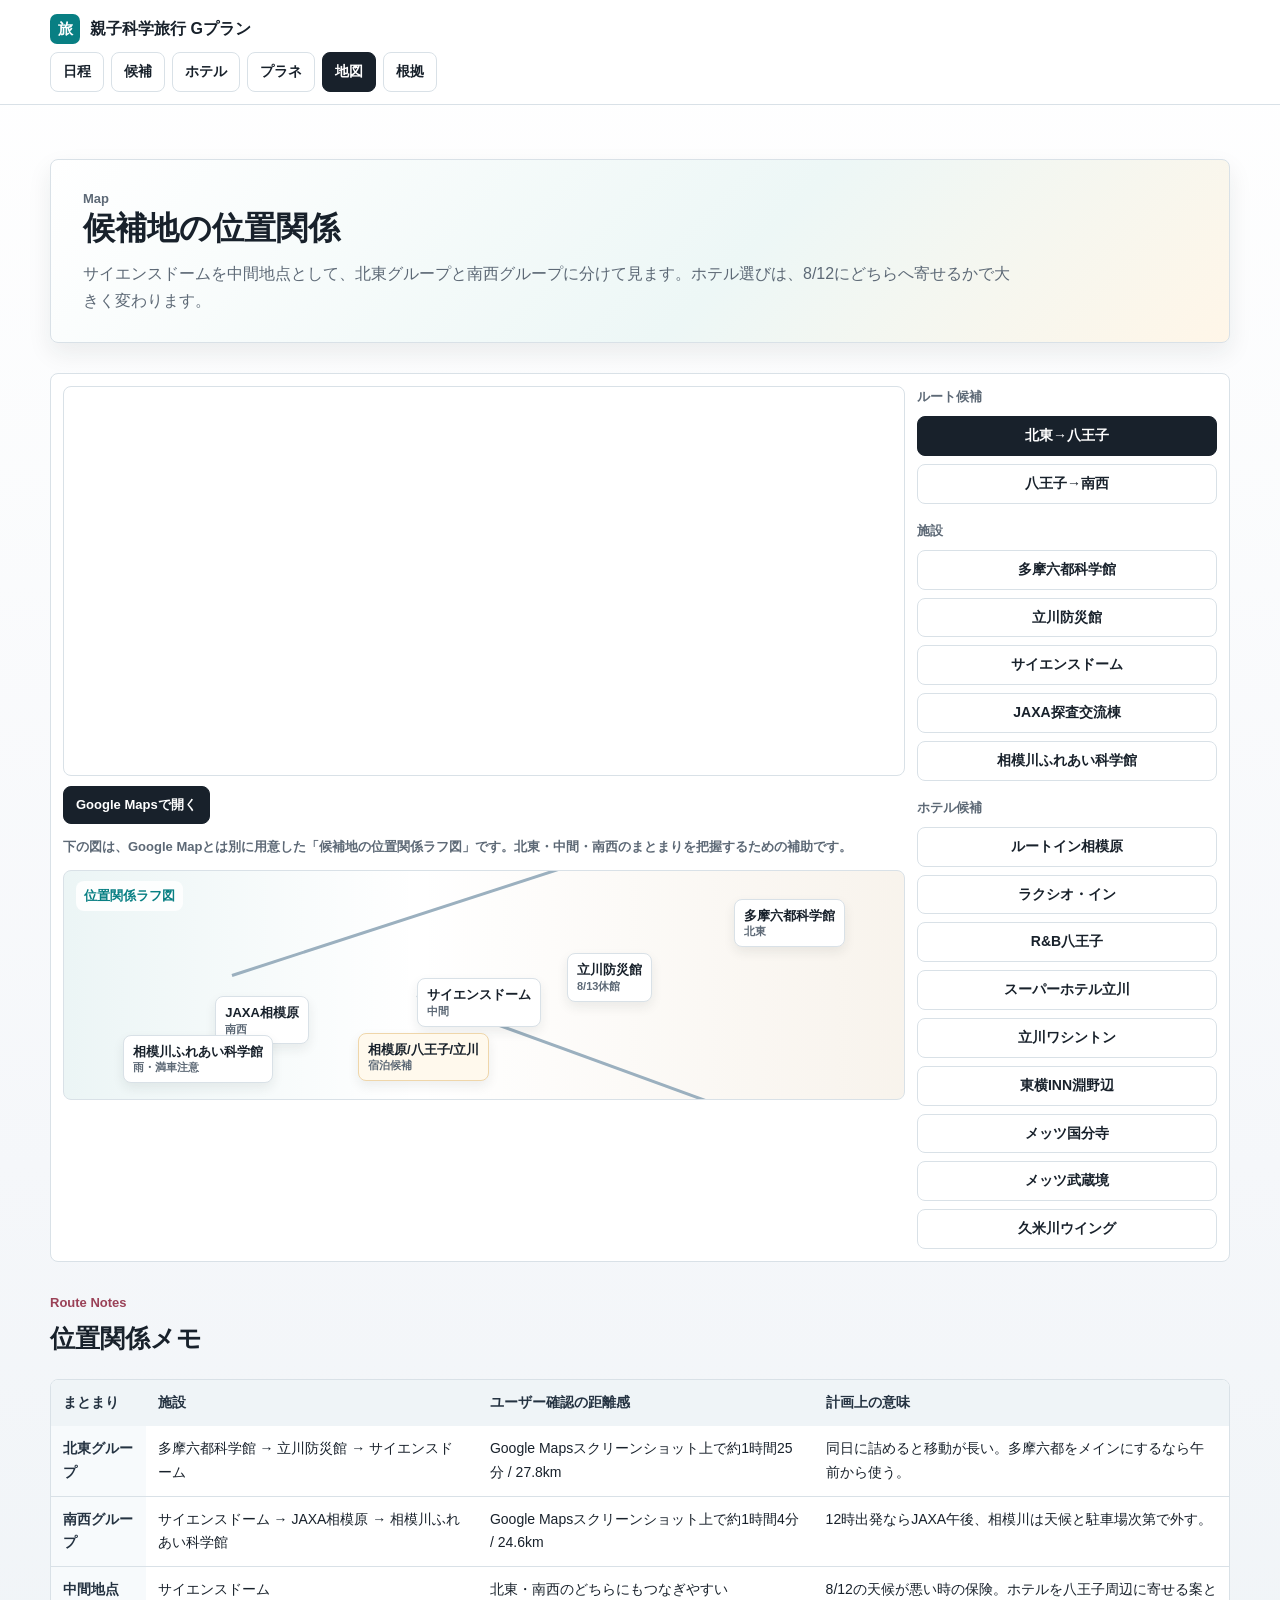
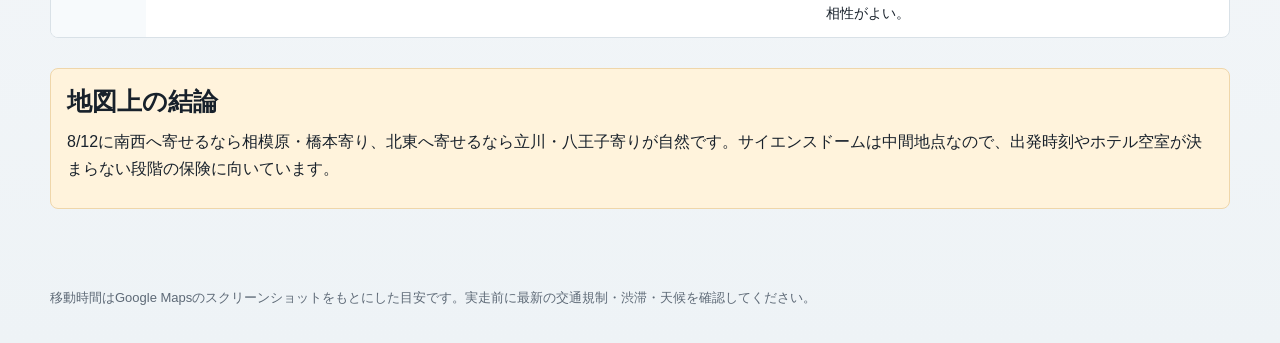
<file: docs/map.html>
<!doctype html>
<html lang="ja">
<head>
  <meta charset="utf-8">
  <meta name="viewport" content="width=device-width, initial-scale=1">
  <title>位置関係・地図 | 親子科学旅行 Gプラン</title>
  <link rel="stylesheet" href="assets/site.css">
</head>
<body>
  <header class="topbar">
    <div class="brand-row">
      <a class="brand" href="index.html"><span class="brand-mark">旅</span><span>親子科学旅行 Gプラン</span></a>
    </div>
    <nav class="site-nav" aria-label="ページ移動">
      <a href="index.html">日程</a>
      <a href="facilities.html">候補</a>
      <a href="hotels.html">ホテル</a>
      <a href="planetarium.html">プラネ</a>
      <a class="active" href="map.html">地図</a>
      <a href="sources.html">根拠</a>
    </nav>
  </header>

  <main class="page">
    <section class="page-title">
      <p class="eyebrow">Map</p>
      <h1>候補地の位置関係</h1>
      <p>サイエンスドームを中間地点として、北東グループと南西グループに分けて見ます。ホテル選びは、8/12にどちらへ寄せるかで大きく変わります。</p>
    </section>

    <section class="map-layout">
      <div class="map-panel">
        <iframe
          data-google-map
          title="候補地のGoogle Map"
          loading="lazy"
          src="https://maps.google.com/maps?q=%E3%82%B3%E3%83%8B%E3%82%AB%E3%83%9F%E3%83%8E%E3%83%AB%E3%82%BF%20%E3%82%B5%E3%82%A4%E3%82%A8%E3%83%B3%E3%82%B9%E3%83%89%E3%83%BC%E3%83%A0&z=13&output=embed"></iframe>
        <a class="map-open-link" data-map-open-link href="https://www.google.com/maps/search/?api=1&query=%E3%82%B3%E3%83%8B%E3%82%AB%E3%83%9F%E3%83%8E%E3%83%AB%E3%82%BF%20%E3%82%B5%E3%82%A4%E3%82%A8%E3%83%B3%E3%82%B9%E3%83%89%E3%83%BC%E3%83%A0" target="_blank" rel="noopener">Google Mapsで開く</a>
        <p class="map-caption">下の図は、Google Mapとは別に用意した「候補地の位置関係ラフ図」です。北東・中間・南西のまとまりを把握するための補助です。</p>
        <div class="map-sketch" aria-label="候補地の位置関係ラフ図">
          <div class="map-sketch-title">位置関係ラフ図</div>
          <div class="map-node tama">多摩六都科学館<small>北東</small></div>
          <div class="map-node tachikawa">立川防災館<small>8/13休館</small></div>
          <div class="map-node hachioji">サイエンスドーム<small>中間</small></div>
          <div class="map-node jaxa">JAXA相模原<small>南西</small></div>
          <div class="map-node sagami">相模川ふれあい科学館<small>雨・満車注意</small></div>
          <div class="map-node hotel">相模原/八王子/立川<small>宿泊候補</small></div>
        </div>
      </div>
      <div class="map-list">
        <p class="map-list-title">ルート候補</p>
        <button type="button" class="active" data-map-button data-open-label="北東→八王子をGoogle Mapsで開く" data-open-url="https://www.google.com/maps/dir/?api=1&origin=%E5%A4%9A%E6%91%A9%E5%85%AD%E9%83%BD%E7%A7%91%E5%AD%A6%E9%A4%A8&destination=%E3%82%B3%E3%83%8B%E3%82%AB%E3%83%9F%E3%83%8E%E3%83%AB%E3%82%BF%20%E3%82%B5%E3%82%A4%E3%82%A8%E3%83%B3%E3%82%B9%E3%83%89%E3%83%BC%E3%83%A0%20%E5%85%AB%E7%8E%8B%E5%AD%90&waypoints=%E7%AB%8B%E5%B7%9D%E9%98%B2%E7%81%BD%E9%A4%A8&travelmode=driving" data-map-url="https://maps.google.com/maps?f=d&source=s_d&saddr=%E5%A4%9A%E6%91%A9%E5%85%AD%E9%83%BD%E7%A7%91%E5%AD%A6%E9%A4%A8&daddr=%E7%AB%8B%E5%B7%9D%E9%98%B2%E7%81%BD%E9%A4%A8%20to:%E3%82%B3%E3%83%8B%E3%82%AB%E3%83%9F%E3%83%8E%E3%83%AB%E3%82%BF%20%E3%82%B5%E3%82%A4%E3%82%A8%E3%83%B3%E3%82%B9%E3%83%89%E3%83%BC%E3%83%A0%20%E5%85%AB%E7%8E%8B%E5%AD%90&hl=ja&output=embed">北東→八王子</button>
        <button type="button" data-map-button data-open-label="八王子→南西をGoogle Mapsで開く" data-open-url="https://www.google.com/maps/dir/?api=1&origin=35.664,139.329&destination=35.551,139.332&waypoints=35.558,139.392&travelmode=driving" data-map-url="https://maps.google.com/maps?f=d&source=s_d&saddr=35.664,139.329&daddr=35.558,139.392%20to:35.551,139.332&hl=ja&output=embed">八王子→南西</button>
        <p class="map-list-title">施設</p>
        <button type="button" data-map-button data-query="多摩六都科学館">多摩六都科学館</button>
        <button type="button" data-map-button data-query="立川防災館">立川防災館</button>
        <button type="button" data-map-button data-query="コニカミノルタ サイエンスドーム">サイエンスドーム</button>
        <button type="button" data-map-button data-map-url="https://maps.google.com/maps?q=35.558,139.392&z=15&output=embed" data-open-url="https://www.google.com/maps/search/?api=1&query=JAXA%20%E5%AE%87%E5%AE%99%E7%A7%91%E5%AD%A6%E7%A0%94%E7%A9%B6%E6%89%80%20%E7%9B%B8%E6%A8%A1%E5%8E%9F%E3%82%AD%E3%83%A3%E3%83%B3%E3%83%91%E3%82%B9%20%E5%AE%87%E5%AE%99%E7%A7%91%E5%AD%A6%E6%8E%A2%E6%9F%BB%E4%BA%A4%E6%B5%81%E6%A3%9F" data-query="JAXA 宇宙科学研究所 相模原キャンパス 宇宙科学探査交流棟">JAXA探査交流棟</button>
        <button type="button" data-map-button data-query="相模川ふれあい科学館 アクアリウムさがみはら">相模川ふれあい科学館</button>
        <p class="map-list-title">ホテル候補</p>
        <button type="button" data-map-button data-query="ホテルルートイン相模原 国道129号">ルートイン相模原</button>
        <button type="button" data-map-button data-query="ラクシオ・イン 町田">ラクシオ・イン</button>
        <button type="button" data-map-button data-map-url="https://maps.google.com/maps?q=35.657,139.344&z=15&output=embed" data-open-url="https://www.google.com/maps/search/?api=1&query=R%26B%E3%83%9B%E3%83%86%E3%83%AB%E5%85%AB%E7%8E%8B%E5%AD%90%E3%83%AF%E3%82%B7%E3%83%B3%E3%83%88%E3%83%B3" data-query="R&amp;Bホテル八王子ワシントン">R&amp;B八王子</button>
        <button type="button" data-map-button data-query="スーパーホテル東京 JR立川北口">スーパーホテル立川</button>
        <button type="button" data-map-button data-map-url="https://maps.google.com/maps?q=35.697,139.413&z=15&output=embed" data-open-url="https://www.google.com/maps/search/?api=1&query=%E7%AB%8B%E5%B7%9D%E3%83%AF%E3%82%B7%E3%83%B3%E3%83%88%E3%83%B3%E3%83%9B%E3%83%86%E3%83%AB" data-query="立川ワシントンホテル">立川ワシントン</button>
        <button type="button" data-map-button data-map-url="https://maps.google.com/maps?q=35.568,139.395&z=15&output=embed" data-open-url="https://www.google.com/maps/search/?api=1&query=%E6%9D%B1%E6%A8%AAINN%E6%A8%AA%E6%B5%9C%E7%B7%9A%E6%B7%B5%E9%87%8E%E8%BE%BA%E9%A7%85%E5%8D%97%E5%8F%A3" data-query="東横INN横浜線淵野辺駅南口">東横INN淵野辺</button>
        <button type="button" data-map-button data-map-url="https://maps.google.com/maps?q=35.700,139.481&z=15&output=embed" data-open-url="https://www.google.com/maps/search/?api=1&query=JR%E6%9D%B1%E6%97%A5%E6%9C%AC%E3%83%9B%E3%83%86%E3%83%AB%E3%83%A1%E3%83%83%E3%83%84%20%E5%9B%BD%E5%88%86%E5%AF%BA" data-query="JR東日本ホテルメッツ 国分寺">メッツ国分寺</button>
        <button type="button" data-map-button data-map-url="https://maps.google.com/maps?q=35.7019,139.5451&z=15&output=embed" data-open-url="https://www.google.com/maps/search/?api=1&query=JR%E6%9D%B1%E6%97%A5%E6%9C%AC%E3%83%9B%E3%83%86%E3%83%AB%E3%83%A1%E3%83%83%E3%83%84%20%E6%AD%A6%E8%94%B5%E5%A2%83" data-query="JR東日本ホテルメッツ 武蔵境">メッツ武蔵境</button>
        <button type="button" data-map-button data-map-url="https://maps.google.com/maps?q=35.750,139.472&z=15&output=embed" data-open-url="https://www.google.com/maps/search/?api=1&query=%E4%B9%85%E7%B1%B3%E5%B7%9D%E3%82%A6%E3%82%A4%E3%83%B3%E3%82%B0%E3%83%9B%E3%83%86%E3%83%AB" data-query="久米川ウイングホテル">久米川ウイング</button>
      </div>
    </section>

    <section>
      <div class="section-heading">
        <div>
          <p class="eyebrow">Route Notes</p>
          <h2>位置関係メモ</h2>
        </div>
      </div>
      <div class="table-wrap compact-table">
        <table>
          <thead>
            <tr>
              <th>まとまり</th>
              <th>施設</th>
              <th>ユーザー確認の距離感</th>
              <th>計画上の意味</th>
            </tr>
          </thead>
          <tbody>
            <tr>
              <th scope="row">北東グループ</th>
              <td>多摩六都科学館 → 立川防災館 → サイエンスドーム</td>
              <td>Google Mapsスクリーンショット上で約1時間25分 / 27.8km</td>
              <td>同日に詰めると移動が長い。多摩六都をメインにするなら午前から使う。</td>
            </tr>
            <tr>
              <th scope="row">南西グループ</th>
              <td>サイエンスドーム → JAXA相模原 → 相模川ふれあい科学館</td>
              <td>Google Mapsスクリーンショット上で約1時間4分 / 24.6km</td>
              <td>12時出発ならJAXA午後、相模川は天候と駐車場次第で外す。</td>
            </tr>
            <tr>
              <th scope="row">中間地点</th>
              <td>サイエンスドーム</td>
              <td>北東・南西のどちらにもつなぎやすい</td>
              <td>8/12の天候が悪い時の保険。ホテルを八王子周辺に寄せる案と相性がよい。</td>
            </tr>
          </tbody>
        </table>
      </div>
    </section>

    <section class="note-box warning">
      <h2>地図上の結論</h2>
      <p>8/12に南西へ寄せるなら相模原・橋本寄り、北東へ寄せるなら立川・八王子寄りが自然です。サイエンスドームは中間地点なので、出発時刻やホテル空室が決まらない段階の保険に向いています。</p>
    </section>
  </main>

  <footer class="footer">
    <p>移動時間はGoogle Mapsのスクリーンショットをもとにした目安です。実走前に最新の交通規制・渋滞・天候を確認してください。</p>
  </footer>
  <script src="assets/site.js"></script>
</body>
</html>
</file>
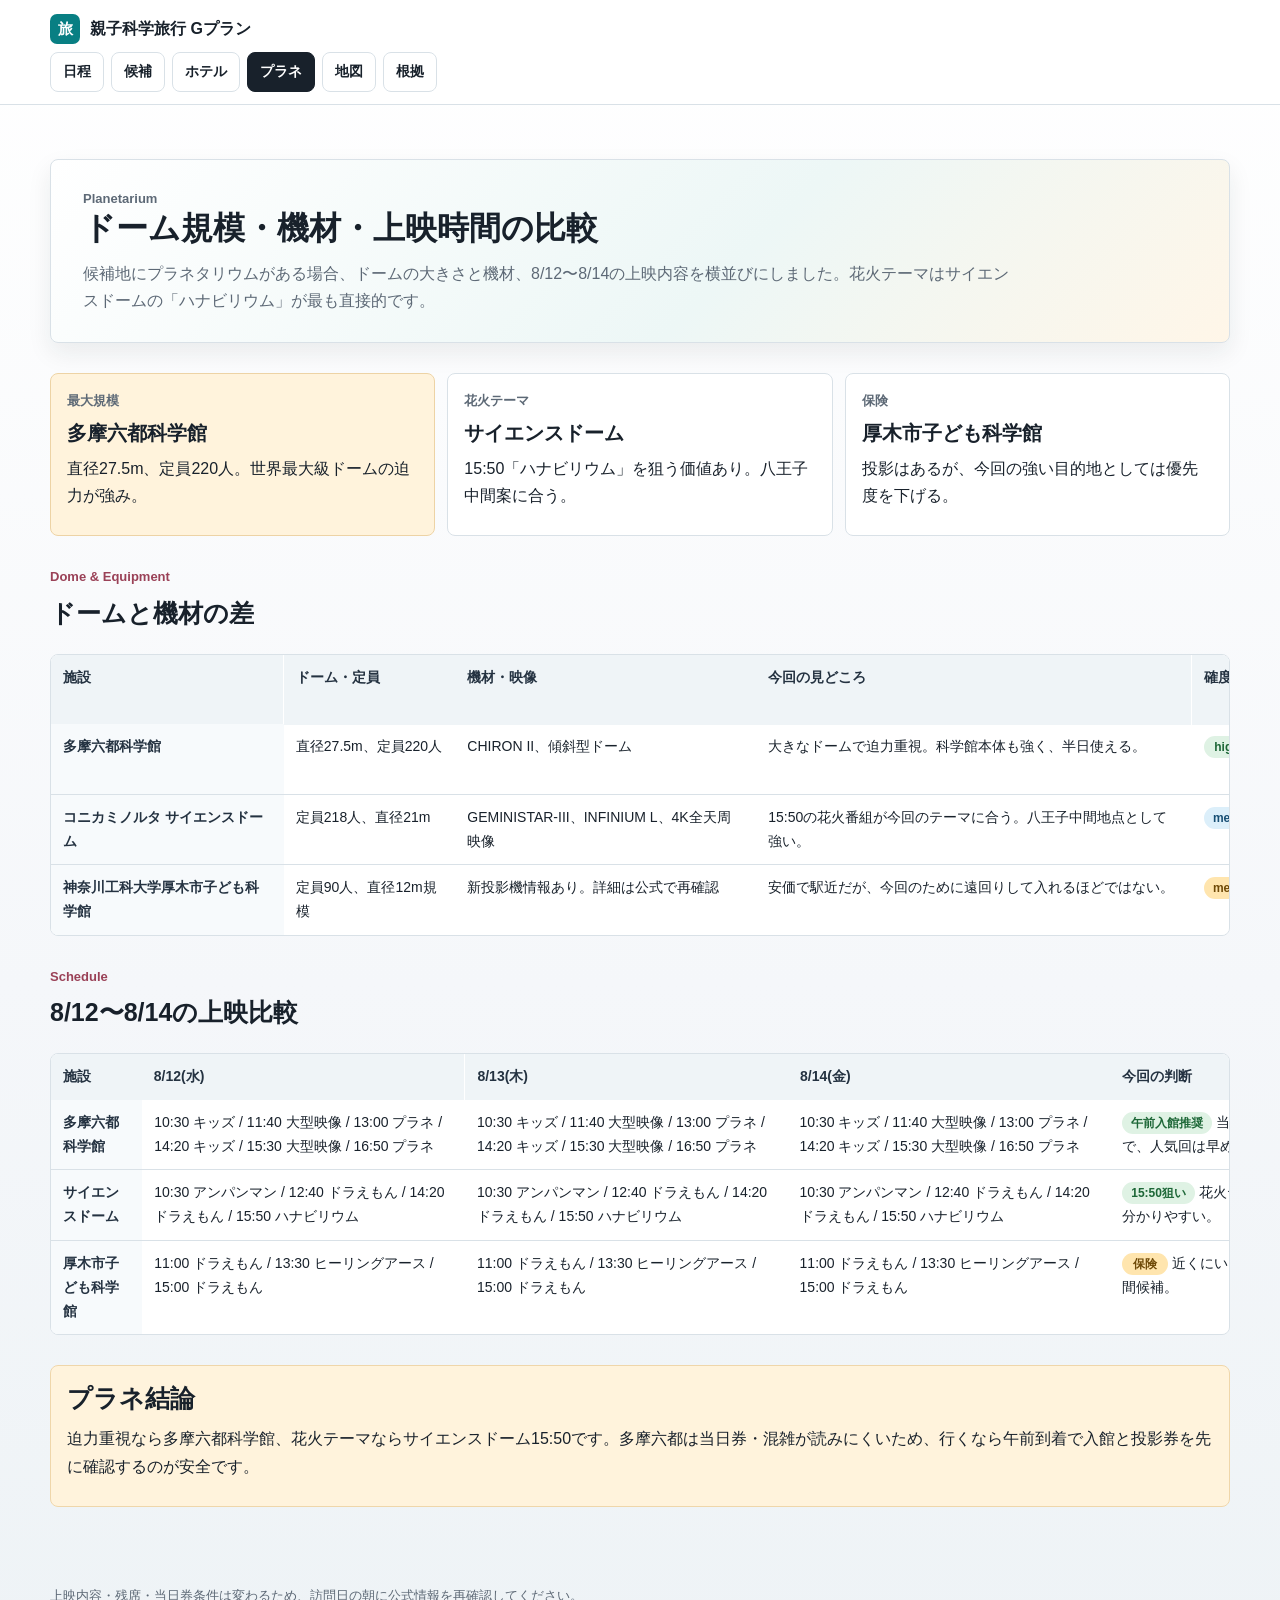
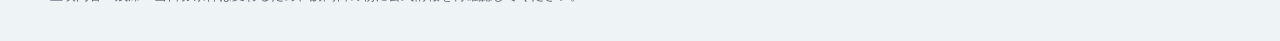
<file: docs/planetarium.html>
<!doctype html>
<html lang="ja">
<head>
  <meta charset="utf-8">
  <meta name="viewport" content="width=device-width, initial-scale=1">
  <title>プラネタリウム比較 | 親子科学旅行 Gプラン</title>
  <link rel="stylesheet" href="assets/site.css">
</head>
<body>
  <header class="topbar">
    <div class="brand-row">
      <a class="brand" href="index.html"><span class="brand-mark">旅</span><span>親子科学旅行 Gプラン</span></a>
    </div>
    <nav class="site-nav" aria-label="ページ移動">
      <a href="index.html">日程</a>
      <a href="facilities.html">候補</a>
      <a href="hotels.html">ホテル</a>
      <a class="active" href="planetarium.html">プラネ</a>
      <a href="map.html">地図</a>
      <a href="sources.html">根拠</a>
    </nav>
  </header>

  <main class="page">
    <section class="page-title">
      <p class="eyebrow">Planetarium</p>
      <h1>ドーム規模・機材・上映時間の比較</h1>
      <p>候補地にプラネタリウムがある場合、ドームの大きさと機材、8/12〜8/14の上映内容を横並びにしました。花火テーマはサイエンスドームの「ハナビリウム」が最も直接的です。</p>
    </section>

    <section class="summary-grid">
      <article class="summary-card emphasis">
        <span>最大規模</span>
        <strong>多摩六都科学館</strong>
        <p>直径27.5m、定員220人。世界最大級ドームの迫力が強み。</p>
      </article>
      <article class="summary-card">
        <span>花火テーマ</span>
        <strong>サイエンスドーム</strong>
        <p>15:50「ハナビリウム」を狙う価値あり。八王子中間案に合う。</p>
      </article>
      <article class="summary-card">
        <span>保険</span>
        <strong>厚木市子ども科学館</strong>
        <p>投影はあるが、今回の強い目的地としては優先度を下げる。</p>
      </article>
    </section>

    <section>
      <div class="section-heading">
        <div>
          <p class="eyebrow">Dome & Equipment</p>
          <h2>ドームと機材の差</h2>
        </div>
      </div>
      <div class="table-wrap wide-table">
        <table>
          <thead>
            <tr>
              <th>施設</th>
              <th>ドーム・定員</th>
              <th>機材・映像</th>
              <th>今回の見どころ</th>
              <th>確度</th>
              <th>根拠</th>
            </tr>
          </thead>
          <tbody>
            <tr>
              <th scope="row">多摩六都科学館</th>
              <td>直径27.5m、定員220人</td>
              <td>CHIRON II、傾斜型ドーム</td>
              <td>大きなドームで迫力重視。科学館本体も強く、半日使える。</td>
              <td><span class="badge good">high</span></td>
              <td><a href="https://www.tamarokuto.or.jp/planetarium/">公式</a></td>
            </tr>
            <tr>
              <th scope="row">コニカミノルタ サイエンスドーム</th>
              <td>定員218人、直径21m</td>
              <td>GEMINISTAR-III、INFINIUM L、4K全天周映像</td>
              <td>15:50の花火番組が今回のテーマに合う。八王子中間地点として強い。</td>
              <td><span class="badge ok">medium</span></td>
              <td><a href="https://www.city.hachioji.tokyo.jp/shisetsu/003/p030480.html">公式</a></td>
            </tr>
            <tr>
              <th scope="row">神奈川工科大学厚木市子ども科学館</th>
              <td>定員90人、直径12m規模</td>
              <td>新投影機情報あり。詳細は公式で再確認</td>
              <td>安価で駅近だが、今回のために遠回りして入れるほどではない。</td>
              <td><span class="badge warn">medium</span></td>
              <td><a href="https://www.city.atsugi.kanagawa.jp/soshiki/seishonenka/kagakukan/planetarium/20129.html">公式</a></td>
            </tr>
          </tbody>
        </table>
      </div>
    </section>

    <section>
      <div class="section-heading">
        <div>
          <p class="eyebrow">Schedule</p>
          <h2>8/12〜8/14の上映比較</h2>
        </div>
      </div>
      <div class="table-wrap wide-table">
        <table>
          <thead>
            <tr>
              <th>施設</th>
              <th>8/12(水)</th>
              <th>8/13(木)</th>
              <th>8/14(金)</th>
              <th>今回の判断</th>
            </tr>
          </thead>
          <tbody>
            <tr>
              <th scope="row">多摩六都科学館</th>
              <td>10:30 キッズ / 11:40 大型映像 / 13:00 プラネ / 14:20 キッズ / 15:30 大型映像 / 16:50 プラネ</td>
              <td>10:30 キッズ / 11:40 大型映像 / 13:00 プラネ / 14:20 キッズ / 15:30 大型映像 / 16:50 プラネ</td>
              <td>10:30 キッズ / 11:40 大型映像 / 13:00 プラネ / 14:20 キッズ / 15:30 大型映像 / 16:50 プラネ</td>
              <td><span class="badge good">午前入館推奨</span> 当日券のみなので、人気回は早めに確認。</td>
            </tr>
            <tr>
              <th scope="row">サイエンスドーム</th>
              <td>10:30 アンパンマン / 12:40 ドラえもん / 14:20 ドラえもん / 15:50 ハナビリウム</td>
              <td>10:30 アンパンマン / 12:40 ドラえもん / 14:20 ドラえもん / 15:50 ハナビリウム</td>
              <td>10:30 アンパンマン / 12:40 ドラえもん / 14:20 ドラえもん / 15:50 ハナビリウム</td>
              <td><span class="badge good">15:50狙い</span> 花火テーマとして分かりやすい。</td>
            </tr>
            <tr>
              <th scope="row">厚木市子ども科学館</th>
              <td>11:00 ドラえもん / 13:30 ヒーリングアース / 15:00 ドラえもん</td>
              <td>11:00 ドラえもん / 13:30 ヒーリングアース / 15:00 ドラえもん</td>
              <td>11:00 ドラえもん / 13:30 ヒーリングアース / 15:00 ドラえもん</td>
              <td><span class="badge warn">保険</span> 近くにいる場合の短時間候補。</td>
            </tr>
          </tbody>
        </table>
      </div>
    </section>

    <section class="note-box warning">
      <h2>プラネ結論</h2>
      <p>迫力重視なら多摩六都科学館、花火テーマならサイエンスドーム15:50です。多摩六都は当日券・混雑が読みにくいため、行くなら午前到着で入館と投影券を先に確認するのが安全です。</p>
    </section>
  </main>

  <footer class="footer">
    <p>上映内容・残席・当日券条件は変わるため、訪問日の朝に公式情報を再確認してください。</p>
  </footer>
  <script src="assets/site.js"></script>
</body>
</html>
</file>
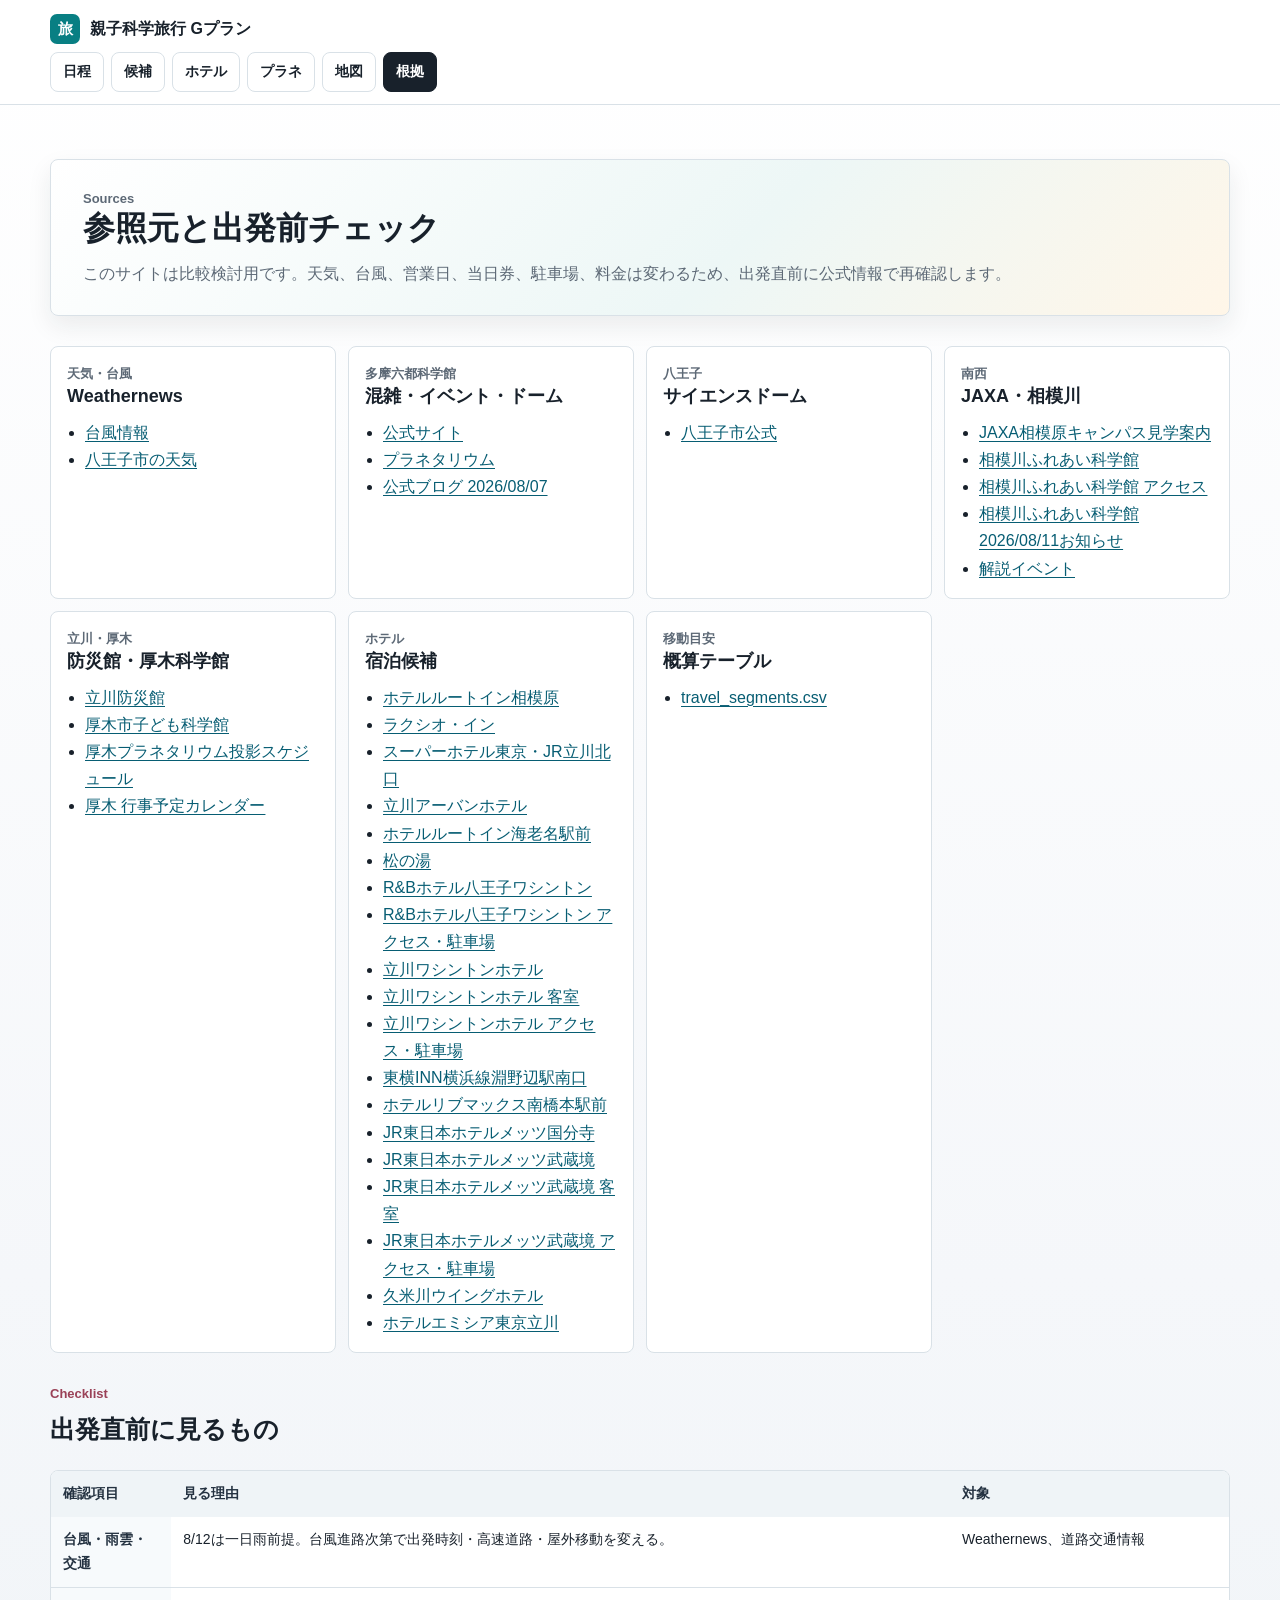
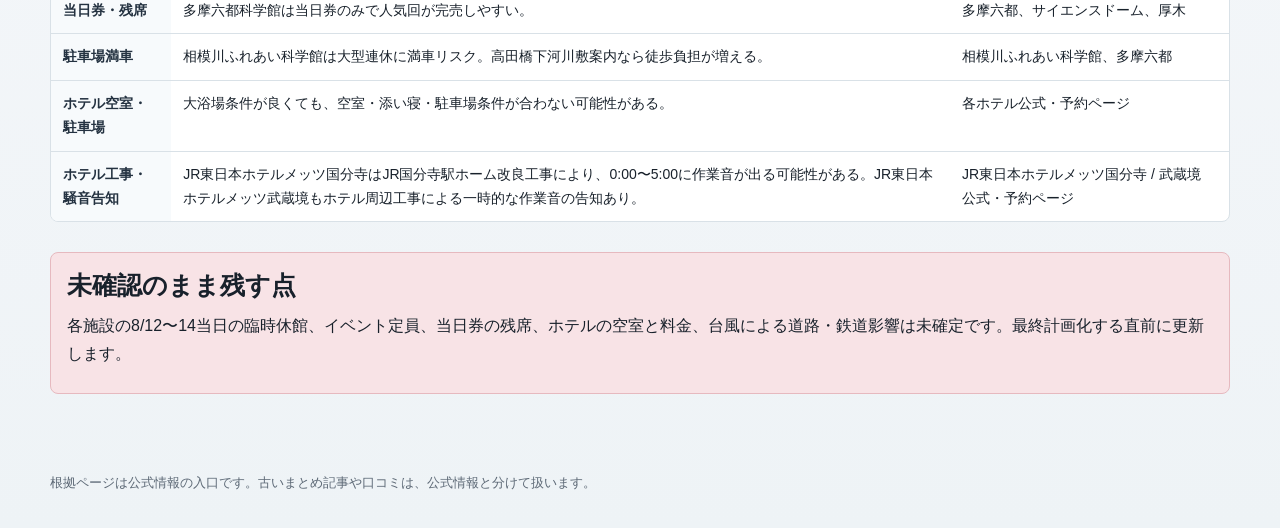
<file: docs/sources.html>
﻿<!doctype html>
<html lang="ja">
<head>
  <meta charset="utf-8">
  <meta name="viewport" content="width=device-width, initial-scale=1">
  <title>根拠・再確認リスト | 親子科学旅行 Gプラン</title>
  <link rel="stylesheet" href="assets/site.css">
</head>
<body>
  <header class="topbar">
    <div class="brand-row">
      <a class="brand" href="index.html"><span class="brand-mark">旅</span><span>親子科学旅行 Gプラン</span></a>
    </div>
    <nav class="site-nav" aria-label="ページ移動">
      <a href="index.html">日程</a>
      <a href="facilities.html">候補</a>
      <a href="hotels.html">ホテル</a>
      <a href="planetarium.html">プラネ</a>
      <a href="map.html">地図</a>
      <a class="active" href="sources.html">根拠</a>
    </nav>
  </header>

  <main class="page">
    <section class="page-title">
      <p class="eyebrow">Sources</p>
      <h1>参照元と出発前チェック</h1>
      <p>このサイトは比較検討用です。天気、台風、営業日、当日券、駐車場、料金は変わるため、出発直前に公式情報で再確認します。</p>
    </section>

    <section class="source-grid">
      <article class="source-card">
        <span>天気・台風</span>
        <h3>Weathernews</h3>
        <ul>
          <li><a href="https://weathernews.jp/onebox/typhoon/">台風情報</a></li>
          <li><a href="https://weathernews.jp/onebox/tenki/tokyo/13201/">八王子市の天気</a></li>
        </ul>
      </article>
      <article class="source-card">
        <span>多摩六都科学館</span>
        <h3>混雑・イベント・ドーム</h3>
        <ul>
          <li><a href="https://www.tamarokuto.or.jp/">公式サイト</a></li>
          <li><a href="https://www.tamarokuto.or.jp/planetarium/">プラネタリウム</a></li>
          <li><a href="https://www.tamarokuto.or.jp/blog/rokuto-report/2026/08/07/post-35083/">公式ブログ 2026/08/07</a></li>
        </ul>
      </article>
      <article class="source-card">
        <span>八王子</span>
        <h3>サイエンスドーム</h3>
        <ul>
          <li><a href="https://www.city.hachioji.tokyo.jp/shisetsu/003/p030480.html">八王子市公式</a></li>
        </ul>
      </article>
      <article class="source-card">
        <span>南西</span>
        <h3>JAXA・相模川</h3>
        <ul>
          <li><a href="https://www.isas.jaxa.jp/visit/">JAXA相模原キャンパス見学案内</a></li>
          <li><a href="https://sagamigawa-fureai.com/">相模川ふれあい科学館</a></li>
          <li><a href="https://sagamigawa-fureai.com/access/">相模川ふれあい科学館 アクセス</a></li>
          <li><a href="https://sagamigawa-fureai.com/news/20260811-16182/">相模川ふれあい科学館 2026/08/11お知らせ</a></li>
          <li><a href="https://sagamigawa-fureai.com/commentary/">解説イベント</a></li>
        </ul>
      </article>
      <article class="source-card">
        <span>立川・厚木</span>
        <h3>防災館・厚木科学館</h3>
        <ul>
          <li><a href="https://www.tfd.metro.tokyo.lg.jp/taiken/tachikawa/">立川防災館</a></li>
          <li><a href="https://www.city.atsugi.kanagawa.jp/acsc/home.html">厚木市子ども科学館</a></li>
          <li><a href="https://www.city.atsugi.kanagawa.jp/soshiki/seishonenka/kagakukan/planetarium/20129.html">厚木プラネタリウム投影スケジュール</a></li>
          <li><a href="https://www.city.atsugi.kanagawa.jp/soshiki/seishonenka/kagakukan/yotei.html">厚木 行事予定カレンダー</a></li>
        </ul>
      </article>
      <article class="source-card">
        <span>ホテル</span>
        <h3>宿泊候補</h3>
        <ul>
          <li><a href="https://www.route-inn.co.jp/hotel_list/kanagawa/index_hotel_id_568/">ホテルルートイン相模原</a></li>
          <li><a href="https://www.laxio.co.jp/">ラクシオ・イン</a></li>
          <li><a href="https://www.superhotel.co.jp/s_hotels/tachikawakita/">スーパーホテル東京・JR立川北口</a></li>
          <li><a href="https://www.urban-hotel.jp/ta-urban/facilities/">立川アーバンホテル</a></li>
          <li><a href="https://www.route-inn.co.jp/hotel_list/kanagawa/index_hotel_id_631/facilities/">ホテルルートイン海老名駅前</a></li>
          <li><a href="https://hachiouji-matsunoyu.com/">松の湯</a></li>
          <li><a href="https://www.washingtonhotel.co.jp/rb/hachioji/">R&amp;Bホテル八王子ワシントン</a></li>
          <li><a href="https://www.washingtonhotel.co.jp/rb/hachioji/access/">R&amp;Bホテル八王子ワシントン アクセス・駐車場</a></li>
          <li><a href="https://washington-hotels.jp/tachikawa/">立川ワシントンホテル</a></li>
          <li><a href="https://washington-hotels.jp/tachikawa/room/">立川ワシントンホテル 客室</a></li>
          <li><a href="https://washington-hotels.jp/tachikawa/access/">立川ワシントンホテル アクセス・駐車場</a></li>
          <li><a href="https://www.toyoko-inn.com/index.php/search/detail/00213?lcl_id=ja">東横INN横浜線淵野辺駅南口</a></li>
          <li><a href="https://www.hotel-livemax.com/kanagawa/minamihashimotost/">ホテルリブマックス南橋本駅前</a></li>
          <li><a href="https://www.hotelmets.jp/kokubunji/">JR東日本ホテルメッツ国分寺</a></li>
          <li><a href="https://www.hotelmets.jp/musashisakai/">JR東日本ホテルメッツ武蔵境</a></li>
          <li><a href="https://www.hotelmets.jp/musashisakai/stay.html">JR東日本ホテルメッツ武蔵境 客室</a></li>
          <li><a href="https://www.hotelmets.jp/musashisakai/access.html">JR東日本ホテルメッツ武蔵境 アクセス・駐車場</a></li>
          <li><a href="https://www.winghotel.jp/">久米川ウイングホテル</a></li>
          <li><a href="https://www.hotel-emisia.com/tokyotachikawa/">ホテルエミシア東京立川</a></li>
        </ul>
      </article>
      <article class="source-card">
        <span>移動目安</span>
        <h3>概算テーブル</h3>
        <ul>
          <li><a href="data/travel_segments.csv">travel_segments.csv</a></li>
        </ul>
      </article>
    </section>

    <section>
      <div class="section-heading">
        <div>
          <p class="eyebrow">Checklist</p>
          <h2>出発直前に見るもの</h2>
        </div>
      </div>
      <div class="table-wrap compact-table">
        <table>
          <thead>
            <tr>
              <th>確認項目</th>
              <th>見る理由</th>
              <th>対象</th>
            </tr>
          </thead>
          <tbody>
            <tr>
              <th scope="row">台風・雨雲・交通</th>
              <td>8/12は一日雨前提。台風進路次第で出発時刻・高速道路・屋外移動を変える。</td>
              <td>Weathernews、道路交通情報</td>
            </tr>
            <tr>
              <th scope="row">当日券・残席</th>
              <td>多摩六都科学館は当日券のみで人気回が完売しやすい。</td>
              <td>多摩六都、サイエンスドーム、厚木</td>
            </tr>
            <tr>
              <th scope="row">駐車場満車</th>
              <td>相模川ふれあい科学館は大型連休に満車リスク。高田橋下河川敷案内なら徒歩負担が増える。</td>
              <td>相模川ふれあい科学館、多摩六都</td>
            </tr>
            <tr>
              <th scope="row">ホテル空室・駐車場</th>
              <td>大浴場条件が良くても、空室・添い寝・駐車場条件が合わない可能性がある。</td>
              <td>各ホテル公式・予約ページ</td>
            </tr>
            <tr>
              <th scope="row">ホテル工事・騒音告知</th>
              <td>JR東日本ホテルメッツ国分寺はJR国分寺駅ホーム改良工事により、0:00〜5:00に作業音が出る可能性がある。JR東日本ホテルメッツ武蔵境もホテル周辺工事による一時的な作業音の告知あり。</td>
              <td>JR東日本ホテルメッツ国分寺 / 武蔵境 公式・予約ページ</td>
            </tr>
          </tbody>
        </table>
      </div>
    </section>

    <section class="note-box caution">
      <h2>未確認のまま残す点</h2>
      <p>各施設の8/12〜14当日の臨時休館、イベント定員、当日券の残席、ホテルの空室と料金、台風による道路・鉄道影響は未確定です。最終計画化する直前に更新します。</p>
    </section>
  </main>

  <footer class="footer">
    <p>根拠ページは公式情報の入口です。古いまとめ記事や口コミは、公式情報と分けて扱います。</p>
  </footer>
  <script src="assets/site.js"></script>
</body>
</html>
</file>
<file: docs/assets/site.css>
:root {
  --ink: #18212b;
  --muted: #5d6976;
  --line: #d9e1e7;
  --bg: #f5f7fa;
  --panel: #ffffff;
  --teal: #087f83;
  --blue: #315f94;
  --berry: #9a4157;
  --amber: #a56a13;
  --green: #2f7944;
  --soft-teal: #e8f5f4;
  --soft-blue: #e9f1fb;
  --soft-amber: #fff3dc;
  --soft-red: #f8e3e6;
  --shadow: 0 10px 24px rgba(24, 33, 43, .08);
}

* {
  box-sizing: border-box;
}

html {
  scroll-behavior: smooth;
}

body {
  margin: 0;
  font-family: -apple-system, BlinkMacSystemFont, "Segoe UI", "Noto Sans JP", "Yu Gothic", sans-serif;
  color: var(--ink);
  background: linear-gradient(180deg, #ffffff 0%, var(--bg) 60%, #eef3f6 100%);
  line-height: 1.7;
}

a {
  color: #075d73;
  text-decoration-thickness: 1px;
  text-underline-offset: 3px;
}

button,
select {
  font: inherit;
}

.topbar {
  background: rgba(255, 255, 255, .96);
  border-bottom: 1px solid var(--line);
}

.brand-row,
.site-nav,
.page,
.footer {
  width: min(1180px, calc(100% - 28px));
  margin: 0 auto;
}

.brand-row {
  padding: 14px 0 8px;
}

.brand {
  display: inline-flex;
  align-items: center;
  gap: 10px;
  color: var(--ink);
  text-decoration: none;
  font-weight: 800;
}

.brand-mark {
  width: 30px;
  height: 30px;
  display: inline-grid;
  place-items: center;
  border-radius: 7px;
  color: #fff;
  background: var(--teal);
  font-size: 15px;
}

.site-nav {
  display: flex;
  gap: 7px;
  overflow-x: auto;
  padding-bottom: 12px;
  scrollbar-width: thin;
}

.site-nav a {
  flex: 0 0 auto;
  padding: 7px 12px;
  border: 1px solid var(--line);
  border-radius: 8px;
  color: var(--ink);
  background: #fff;
  text-decoration: none;
  font-size: 14px;
  font-weight: 700;
}

.site-nav a.active,
.site-nav a:hover {
  color: #fff;
  background: var(--ink);
  border-color: var(--ink);
}

.page {
  padding: 24px 0 48px;
}

.hero,
.page-title {
  border: 1px solid var(--line);
  border-radius: 8px;
  background: linear-gradient(135deg, #ffffff 0%, #edf7f6 58%, #fff6e8 100%);
  box-shadow: var(--shadow);
}

.hero {
  min-height: 292px;
  display: grid;
  align-items: end;
  padding: 40px;
}

.compact-hero {
  min-height: 250px;
}

.page-title {
  padding: 28px 32px;
}

.hero h1,
.page-title h1 {
  max-width: 980px;
  margin: 0 0 12px;
  font-size: 40px;
  line-height: 1.18;
  letter-spacing: 0;
}

.page-title h1 {
  font-size: 32px;
}

.hero p,
.page-title p {
  max-width: 930px;
  margin: 0;
  color: var(--muted);
}

.eyebrow {
  margin: 0 0 8px;
  color: var(--berry);
  font-size: 13px;
  font-weight: 800;
  letter-spacing: 0;
}

section {
  margin: 30px 0;
}

h2,
h3 {
  margin: 0 0 10px;
  line-height: 1.32;
  letter-spacing: 0;
}

h2 {
  font-size: 25px;
}

h3 {
  font-size: 18px;
}

p {
  margin: 0 0 10px;
}

.muted {
  color: var(--muted);
}

.summary-grid,
.route-grid,
.notice-grid,
.source-grid {
  display: grid;
  grid-template-columns: repeat(auto-fit, minmax(240px, 1fr));
  gap: 12px;
}

.summary-card,
.route-card,
.notice-card,
.source-card,
.note-box,
.map-layout,
.timeline-day {
  background: var(--panel);
  border: 1px solid var(--line);
  border-radius: 8px;
}

.summary-card,
.route-card,
.notice-card,
.source-card,
.note-box,
.timeline-day {
  padding: 16px;
}

.summary-card span,
.notice-card span,
.source-card span {
  display: block;
  color: var(--muted);
  font-size: 13px;
  font-weight: 800;
}

.summary-card strong,
.notice-card strong {
  display: block;
  margin: 4px 0 5px;
  font-size: 20px;
}

.emphasis {
  background: var(--soft-amber);
  border-color: #edd3a5;
}

.section-heading {
  display: flex;
  gap: 12px;
  justify-content: space-between;
  align-items: end;
  margin-bottom: 14px;
}

.section-heading .muted {
  max-width: 520px;
  margin-bottom: 0;
}

.route-card {
  display: grid;
  align-content: start;
  gap: 8px;
}

.route-card.recommended {
  border-color: #9dc9c7;
  box-shadow: var(--shadow);
}

.route-label {
  color: var(--teal);
  font-size: 13px;
  font-weight: 800;
}

.button-link {
  display: inline-flex;
  align-items: center;
  justify-content: center;
  width: fit-content;
  min-height: 38px;
  padding: 7px 12px;
  border: 1px solid var(--line);
  border-radius: 8px;
  color: var(--ink);
  background: #fff;
  font: inherit;
  font-size: 14px;
  font-weight: 800;
  text-decoration: none;
  cursor: pointer;
}

.button-link:hover,
.button-link.active {
  color: #fff;
  background: var(--ink);
  border-color: var(--ink);
}

.legend-row {
  display: flex;
  flex-wrap: wrap;
  gap: 8px;
  margin: 0 0 12px;
}

.legend-row span {
  display: inline-flex;
  align-items: center;
  gap: 6px;
  padding: 5px 8px;
  border: 1px solid var(--line);
  border-radius: 8px;
  background: #fff;
  font-size: 13px;
}

.mark {
  display: inline-grid;
  width: 24px;
  height: 24px;
  place-items: center;
  border-radius: 50%;
  color: #fff;
  font-size: 13px;
}

.mark.good {
  background: var(--green);
}

.mark.ok {
  background: var(--blue);
}

.mark.maybe {
  background: var(--amber);
}

.mark.no {
  background: #9a3441;
}

.morning-tag,
.slot-option em {
  display: inline-flex;
  width: fit-content;
  align-items: center;
  border-radius: 999px;
  padding: 2px 8px;
  color: #6d4705;
  background: #ffe8b5;
  font-size: 12px;
  font-style: normal;
  font-weight: 800;
}

.table-wrap,
.schedule-wrap {
  overflow-x: auto;
  background: #fff;
  border: 1px solid var(--line);
  border-radius: 8px;
}

table {
  width: 100%;
  min-width: 980px;
  border-collapse: collapse;
}

.wide-table table {
  min-width: 1280px;
}

.compact-table table {
  min-width: 760px;
}

th,
td {
  padding: 11px 12px;
  border-bottom: 1px solid var(--line);
  vertical-align: top;
  text-align: left;
  font-size: 14px;
}

th {
  position: sticky;
  top: 0;
  z-index: 1;
  color: #243241;
  background: #eff4f7;
  font-weight: 800;
}

tbody th {
  top: auto;
  background: #f7fafc;
}

tr:last-child td,
tr:last-child th {
  border-bottom: 0;
}

.schedule-matrix {
  min-width: 1180px;
}

.schedule-matrix th:first-child {
  width: 205px;
}

.schedule-matrix td {
  width: 162px;
  padding: 7px;
}

.schedule-matrix small {
  color: var(--muted);
  font-weight: 700;
}

.schedule-matrix .matrix-group-row th {
  width: auto;
  padding: 9px 12px;
  border-top: 2px solid var(--line);
  border-bottom: 1px solid var(--line);
  color: #20303d;
  background: #eef4f7;
  font-size: 15px;
}

.schedule-matrix .matrix-group-row small {
  margin-left: 8px;
  color: #52616f;
  font-size: 12px;
}

.schedule-matrix .matrix-group-southwest th {
  background: #fff4dc;
  border-top-color: #e5c784;
}

.schedule-matrix .matrix-group-center th {
  background: #e8f5f4;
  border-top-color: #9dc9c7;
}

.schedule-matrix .matrix-group-northeast th {
  background: #e9f1fb;
  border-top-color: #a7bdd8;
}

.schedule-matrix .matrix-group-rest th {
  background: #f3f5f7;
  border-top-color: #cbd5dc;
}

.slot-option {
  width: 100%;
  min-height: 102px;
  display: grid;
  align-content: start;
  gap: 4px;
  padding: 9px;
  border: 1px solid var(--line);
  border-radius: 8px;
  color: var(--ink);
  background: #fff;
  text-align: left;
  cursor: pointer;
}

.slot-option b {
  font-size: 20px;
  line-height: 1;
}

.slot-option span {
  font-size: 13px;
  font-weight: 800;
  line-height: 1.4;
}

.slot-option.selected {
  border-color: var(--teal);
  background: var(--soft-teal);
  box-shadow: inset 0 0 0 2px rgba(8, 127, 131, .18);
}

.slot-option.status-good b {
  color: var(--green);
}

.slot-option.status-ok b {
  color: var(--blue);
}

.slot-option.status-maybe b {
  color: var(--amber);
}

.slot-option.status-no {
  cursor: default;
  color: #7a828a;
  background: #f1f3f5;
}

.slot-option.status-no b {
  color: #9a3441;
}

.hotel-choice-grid {
  display: grid;
  grid-template-columns: repeat(auto-fit, minmax(320px, 1fr));
  gap: 16px;
}

.hotel-night-picker {
  display: grid;
  gap: 10px;
  min-width: 0;
}

.hotel-night-picker label {
  display: grid;
  gap: 6px;
  min-width: 0;
  color: var(--muted);
  font-size: 13px;
  font-weight: 800;
}

.hotel-night-picker select {
  width: 100%;
  min-width: 0;
  min-height: 42px;
  padding: 8px 10px;
  border: 1px solid var(--line);
  border-radius: 8px;
  color: var(--ink);
  background: #fff;
}

.hotel-option-grid {
  display: grid;
  grid-template-columns: repeat(auto-fit, minmax(168px, 1fr));
  gap: 8px;
  min-width: 0;
}

.hotel-option {
  min-height: 104px;
  min-width: 0;
  display: grid;
  align-content: start;
  gap: 3px;
  padding: 10px;
  border: 1px solid var(--line);
  border-radius: 8px;
  color: var(--ink);
  background: #fff;
  text-align: left;
  cursor: pointer;
}

.hotel-option span {
  color: var(--teal);
  font-size: 12px;
  font-weight: 800;
  overflow-wrap: anywhere;
}

.hotel-option strong {
  line-height: 1.35;
  overflow-wrap: anywhere;
}

.hotel-option small {
  color: var(--muted);
  font-size: 12px;
  font-weight: 700;
  line-height: 1.45;
  overflow-wrap: anywhere;
}

.hotel-option.selected {
  border-color: var(--teal);
  background: var(--soft-teal);
  box-shadow: inset 0 0 0 2px rgba(8, 127, 131, .18);
}

.private-route-panel {
  display: grid;
  grid-template-columns: minmax(220px, .8fr) minmax(320px, 1.4fr);
  gap: 16px;
  margin-bottom: 14px;
  padding: 14px;
  border: 1px solid var(--line);
  border-radius: 8px;
  background: linear-gradient(110deg, #f5fbfb, #fff);
}

.private-route-copy h3 {
  margin: 0;
  font-size: 18px;
  line-height: 1.35;
}

.private-route-copy p:not(.eyebrow),
.private-route-actions p {
  margin: 8px 0 0;
  color: var(--muted);
  font-size: 13px;
  line-height: 1.6;
}

.private-route-grid {
  display: grid;
  grid-template-columns: repeat(2, minmax(0, 1fr));
  gap: 10px;
}

.private-route-grid label {
  display: grid;
  gap: 6px;
  color: var(--muted);
  font-size: 13px;
  font-weight: 800;
}

.private-route-grid input {
  width: 100%;
  min-width: 0;
  min-height: 42px;
  padding: 9px 10px;
  border: 1px solid var(--line);
  border-radius: 8px;
  color: var(--ink);
  background: #fff;
}

.private-route-actions {
  grid-column: 2;
  display: flex;
  flex-wrap: wrap;
  align-items: center;
  gap: 10px;
}

.private-route-actions button {
  min-height: 36px;
  padding: 7px 12px;
  border: 1px solid var(--line);
  border-radius: 8px;
  color: var(--ink);
  background: #fff;
  font-size: 13px;
  font-weight: 800;
  cursor: pointer;
}

.private-route-actions button:hover {
  border-color: var(--teal);
  color: var(--teal);
}

.hotel-mini-panel {
  display: grid;
  grid-template-columns: repeat(auto-fit, minmax(260px, 1fr));
  gap: 12px;
  margin-bottom: 14px;
}

.hotel-mini-panel label {
  display: grid;
  gap: 6px;
  color: var(--muted);
  font-size: 13px;
  font-weight: 800;
}

.hotel-mini-panel select {
  min-height: 40px;
  padding: 7px 10px;
  border: 1px solid var(--line);
  border-radius: 8px;
  color: var(--ink);
  background: #fff;
}

.timeline {
  display: grid;
  grid-template-columns: repeat(auto-fit, minmax(260px, 1fr));
  gap: 12px;
}

.timeline-day h3 {
  display: flex;
  justify-content: space-between;
  gap: 12px;
  align-items: baseline;
}

.timeline-item {
  position: relative;
  padding: 10px 0 10px 18px;
  border-left: 3px solid var(--line);
}

.timeline-item::before {
  content: "";
  position: absolute;
  left: -7px;
  top: 18px;
  width: 11px;
  height: 11px;
  border-radius: 50%;
  background: var(--teal);
}

.timeline-item span {
  display: block;
  color: var(--muted);
  font-size: 13px;
  font-weight: 800;
}

.timeline-item strong {
  display: block;
  margin: 2px 0 3px;
}

.travel-line {
  position: relative;
  margin: 2px 0;
  padding: 10px 0 10px 18px;
  border-left: 3px solid #c8d3dd;
}

.travel-line::before {
  content: "";
  position: absolute;
  left: -7px;
  top: 18px;
  width: 11px;
  height: 11px;
  border-radius: 50%;
  background: var(--amber);
}

.travel-line span {
  display: block;
  color: var(--amber);
  font-size: 13px;
  font-weight: 800;
}

.travel-line strong {
  display: block;
  margin: 2px 0 3px;
}

.travel-line p {
  margin-bottom: 0;
}

.travel-line em {
  color: var(--muted);
  font-size: 12px;
  font-style: normal;
  font-weight: 800;
}

.day-total {
  margin: 8px 0 4px;
  padding: 8px 10px;
  border-radius: 8px;
  color: #5d3c05;
  background: #fff4dc;
  font-size: 13px;
  font-weight: 800;
}

.route-actions {
  margin-top: 12px;
  padding-top: 10px;
  border-top: 1px solid var(--line);
}

.route-actions a {
  display: inline-flex;
  align-items: center;
  justify-content: center;
  min-height: 38px;
  padding: 7px 12px;
  border: 1px solid var(--ink);
  border-radius: 8px;
  color: #fff;
  background: var(--ink);
  font-size: 13px;
  font-weight: 800;
  text-decoration: none;
}

.route-actions p {
  margin: 7px 0 0;
  color: var(--muted);
  font-size: 12px;
}

.selected-map-shell {
  background: #fff;
  border: 1px solid var(--line);
  border-radius: 8px;
  padding: 12px;
}

.selected-map-tabs {
  display: flex;
  flex-wrap: wrap;
  gap: 8px;
  margin-bottom: 10px;
}

.selected-map-tabs button {
  min-height: 38px;
  padding: 7px 12px;
  border: 1px solid var(--line);
  border-radius: 8px;
  color: var(--ink);
  background: #fff;
  font-size: 14px;
  font-weight: 800;
  cursor: pointer;
}

.selected-map-tabs button.active,
.selected-map-tabs button:hover {
  color: #fff;
  background: var(--ink);
  border-color: var(--ink);
}

.selected-map-display {
  min-height: 500px;
  position: relative;
  border: 1px solid var(--line);
  border-radius: 8px;
  overflow: hidden;
  background: #eef2f5;
}

.selected-map-display iframe {
  width: 100%;
  height: 500px;
  display: block;
  border: 0;
}

.selected-map-popups {
  position: absolute;
  top: 12px;
  right: 12px;
  width: min(320px, calc(100% - 24px));
  display: grid;
  gap: 8px;
  pointer-events: none;
}

.selected-map-popup {
  border: 1px solid rgba(217, 225, 231, .95);
  border-radius: 8px;
  padding: 10px 11px;
  background: rgba(255, 255, 255, .96);
  box-shadow: 0 8px 18px rgba(24, 33, 43, .12);
}

.selected-map-popup span {
  display: inline-flex;
  width: fit-content;
  margin-bottom: 4px;
  padding: 2px 8px;
  border-radius: 999px;
  color: #fff;
  background: var(--teal);
  font-size: 12px;
  font-weight: 800;
}

.selected-map-popup strong {
  display: block;
  line-height: 1.35;
}

.selected-map-popup p {
  margin: 4px 0 0;
  color: var(--muted);
  font-size: 12px;
  line-height: 1.5;
}

.selected-map-actions {
  display: flex;
  flex-wrap: wrap;
  align-items: center;
  gap: 10px;
  margin-top: 10px;
}

.selected-map-actions a {
  display: inline-flex;
  min-height: 38px;
  align-items: center;
  justify-content: center;
  padding: 7px 12px;
  border: 1px solid var(--ink);
  border-radius: 8px;
  color: #fff;
  background: var(--ink);
  font-size: 13px;
  font-weight: 800;
  text-decoration: none;
}

.selected-map-actions p {
  margin: 0;
  color: var(--muted);
  font-size: 12px;
}

.badge {
  display: inline-flex;
  min-width: 46px;
  justify-content: center;
  align-items: center;
  border-radius: 999px;
  padding: 2px 9px;
  font-size: 12px;
  font-weight: 800;
  line-height: 1.5;
}

.badge.good {
  color: #1d6737;
  background: #dff2e4;
}

.badge.ok {
  color: #174f74;
  background: #dceffa;
}

.badge.warn {
  color: #6f4a08;
  background: #ffe5ae;
}

.badge.no {
  color: #fff;
  background: #9a3441;
}

.note-box.warning {
  background: var(--soft-amber);
  border-color: #efd6aa;
}

.note-box.caution {
  background: var(--soft-red);
  border-color: #e6b9bf;
}

.mini-list {
  margin: 0;
  padding-left: 18px;
}

.mini-list li + li {
  margin-top: 4px;
}

.source-card ul {
  margin: 8px 0 0;
  padding-left: 18px;
}

.source-note {
  margin-top: 10px;
  color: var(--muted);
  font-size: 13px;
}

.map-layout {
  display: grid;
  grid-template-columns: minmax(0, 1fr) 300px;
  gap: 12px;
  padding: 12px;
}

.map-panel iframe {
  width: 100%;
  min-height: 390px;
  display: block;
  border: 1px solid var(--line);
  border-radius: 8px;
}

.map-caption {
  margin: 12px 0 8px;
  color: var(--muted);
  font-size: 13px;
  font-weight: 800;
}

.map-open-link {
  display: inline-flex;
  width: fit-content;
  min-height: 38px;
  margin-top: 10px;
  align-items: center;
  justify-content: center;
  padding: 7px 12px;
  border: 1px solid var(--ink);
  border-radius: 8px;
  color: #fff;
  background: var(--ink);
  font-size: 13px;
  font-weight: 800;
  text-decoration: none;
}

.map-sketch {
  min-height: 230px;
  position: relative;
  margin-top: 12px;
  border: 1px solid var(--line);
  border-radius: 8px;
  background:
    linear-gradient(90deg, rgba(8, 127, 131, .08), transparent 42%, rgba(165, 106, 19, .08)),
    #fff;
  overflow: hidden;
}

.map-sketch-title {
  position: absolute;
  left: 12px;
  top: 10px;
  z-index: 2;
  padding: 4px 8px;
  border-radius: 8px;
  color: var(--teal);
  background: rgba(255, 255, 255, .88);
  font-size: 13px;
  font-weight: 800;
}

.map-sketch::before,
.map-sketch::after {
  content: "";
  position: absolute;
  height: 3px;
  background: #9bb0bf;
  transform-origin: left center;
}

.map-sketch::before {
  width: 42%;
  left: 20%;
  top: 45%;
  transform: rotate(-18deg);
}

.map-sketch::after {
  width: 42%;
  left: 42%;
  top: 54%;
  transform: rotate(20deg);
}

.map-node {
  position: absolute;
  z-index: 1;
  max-width: 180px;
  padding: 7px 9px;
  border: 1px solid var(--line);
  border-radius: 8px;
  background: #fff;
  box-shadow: 0 5px 12px rgba(24, 33, 43, .08);
  font-size: 13px;
  font-weight: 800;
  line-height: 1.35;
}

.map-node small {
  display: block;
  color: var(--muted);
  font-size: 11px;
  font-weight: 800;
}

.map-node.tama {
  right: 7%;
  top: 12%;
}

.map-node.tachikawa {
  right: 30%;
  top: 36%;
}

.map-node.hachioji {
  left: 42%;
  top: 47%;
}

.map-node.jaxa {
  left: 18%;
  bottom: 24%;
}

.map-node.sagami {
  left: 7%;
  bottom: 7%;
}

.map-node.hotel {
  left: 35%;
  bottom: 8%;
  border-color: #efd6aa;
  background: #fff9ed;
}

.map-list {
  display: grid;
  align-content: start;
  gap: 8px;
}

.map-list-title {
  margin: 8px 0 0;
  color: var(--muted);
  font-size: 13px;
  font-weight: 800;
}

.map-list-title:first-child {
  margin-top: 0;
}

.map-list button {
  display: inline-flex;
  align-items: center;
  justify-content: center;
  min-height: 38px;
  padding: 7px 12px;
  border: 1px solid var(--line);
  border-radius: 8px;
  color: var(--ink);
  background: #fff;
  font-size: 14px;
  font-weight: 800;
  cursor: pointer;
}

.map-list button:hover,
.map-list button.active {
  color: #fff;
  background: var(--ink);
  border-color: var(--ink);
}

.footer {
  margin-bottom: 34px;
  color: var(--muted);
  font-size: 13px;
}

.footer p {
  margin: 0;
}

@media (max-width: 780px) {
  .brand-row,
  .site-nav,
  .page,
  .footer {
    width: min(100% - 18px, 1180px);
  }

  .hero,
  .page-title {
    padding: 24px;
  }

  .hero {
    min-height: 230px;
  }

  .hero h1,
  .page-title h1 {
    font-size: 29px;
  }

  .section-heading {
    display: grid;
    align-items: start;
  }

  .map-layout {
    grid-template-columns: 1fr;
  }

  .map-panel iframe {
    min-height: 380px;
  }

  .private-route-panel,
  .private-route-grid {
    grid-template-columns: 1fr;
  }

  .private-route-actions {
    grid-column: auto;
  }

  .selected-map-display,
  .selected-map-display iframe {
    min-height: 0;
  }

  .selected-map-display {
    height: auto;
    overflow: visible;
  }

  .selected-map-display iframe {
    height: 320px;
  }

  .selected-map-popups {
    position: static;
    width: auto;
    margin: 8px;
  }

  .site-nav a {
    font-size: 13px;
  }
}
</file>
